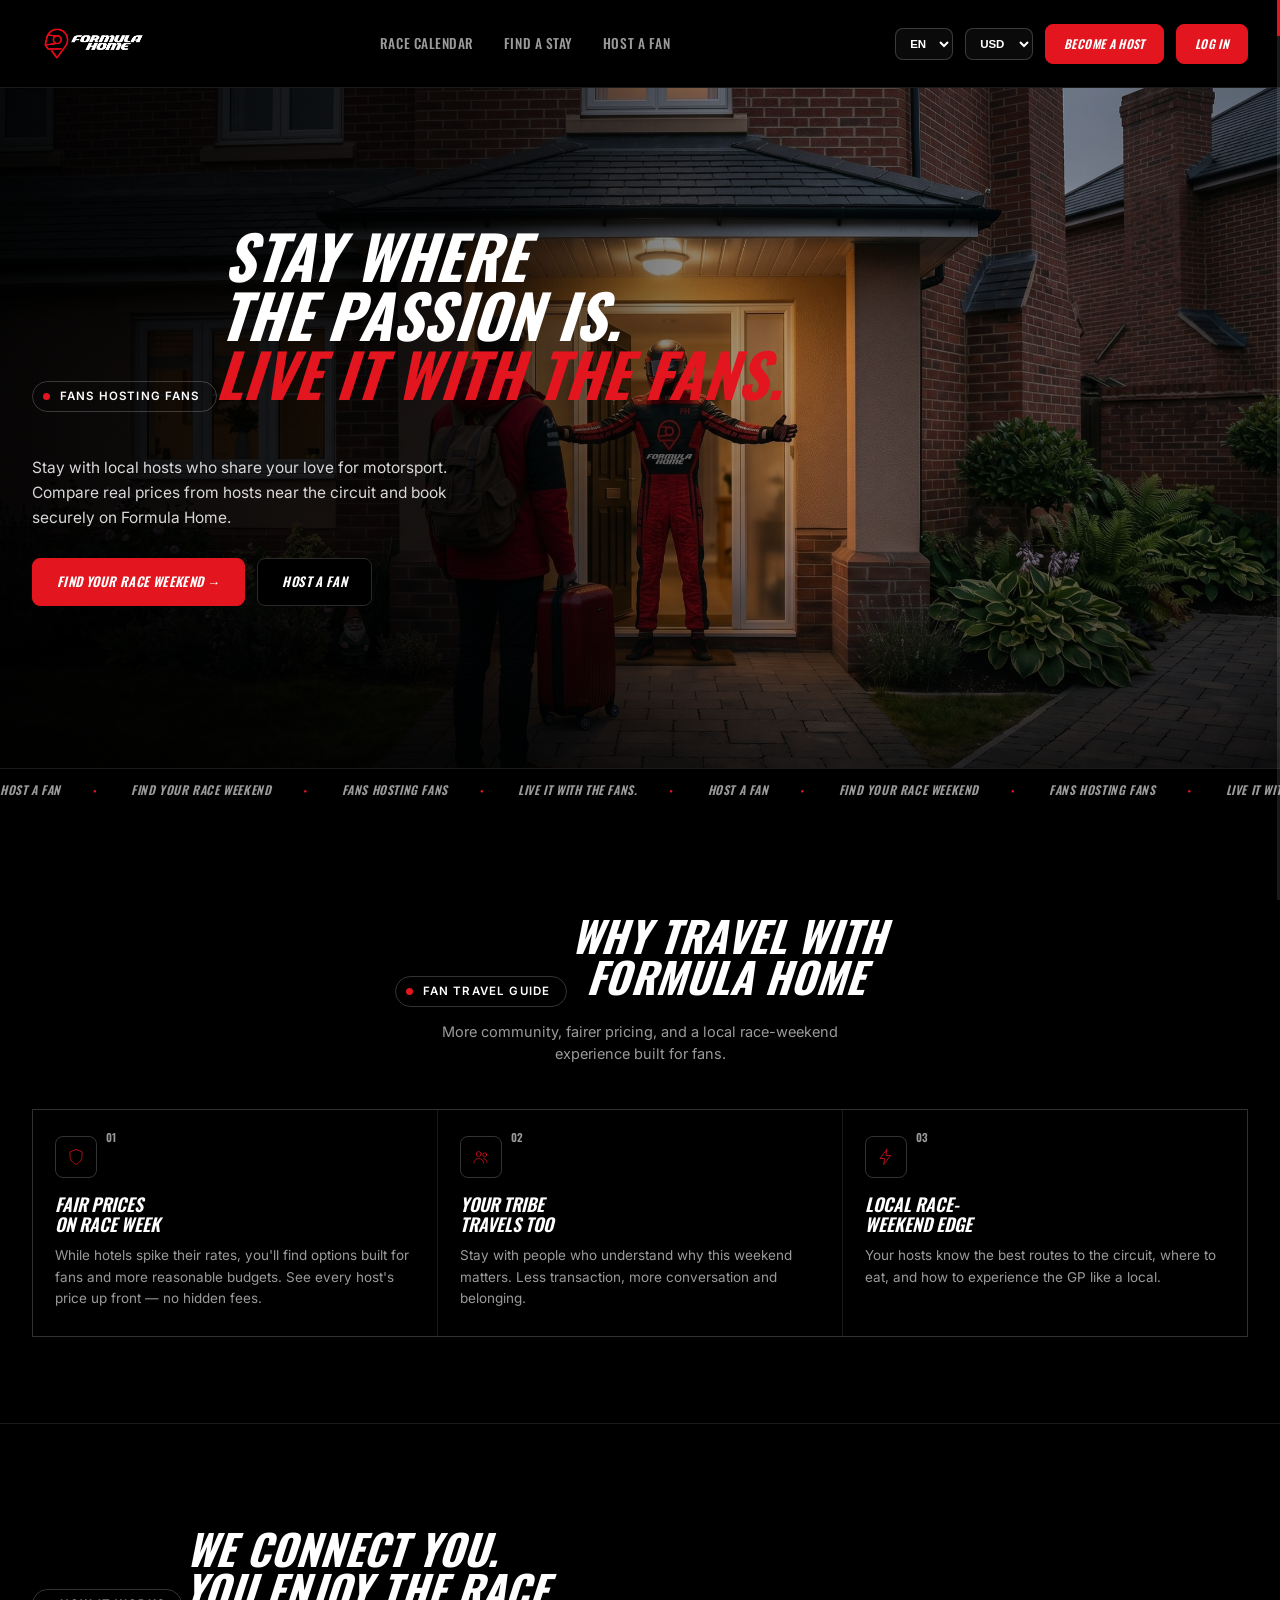
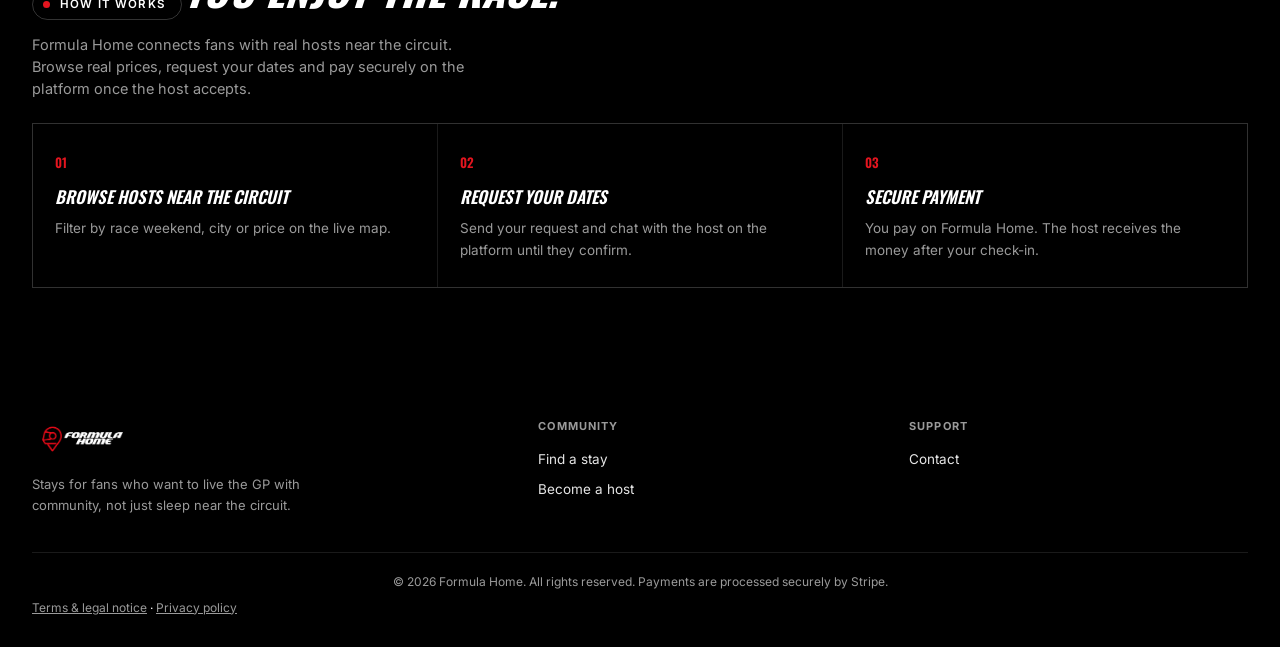
<file: index.html>
<!doctype html>
<html lang="es">
<head>
<meta charset="UTF-8" />
<meta name="viewport" content="width=device-width, initial-scale=1.0" />
<meta name="theme-color" content="#e20a16" />
<meta name="description" content="Formula Home conecta fans del motorsport con anfitriones y estadías para fines de semana de carrera." />
<title>Formula Home | Stay with motorsport fans</title>
<link rel="preconnect" href="https://fonts.googleapis.com">
<link rel="preconnect" href="https://fonts.gstatic.com" crossorigin>
<link href="https://fonts.googleapis.com/css2?family=Oswald:wght@400;500;600;700&family=Inter:wght@400;500;600;700&display=swap" rel="stylesheet">
<link rel="stylesheet" href="assets/style.css">
</head>
<body>

<div class="scroll-rail"><div class="fill" id="scroll-fill"></div></div>

<header class="nav">
  <div class="nav-top">
    <a href="index.html" class="logo"><img src="assets/logo.jpg" alt="Formula Home" /></a>
    <nav class="main-links">
      <a href="calendar.html" data-i18n="nav.calendar">Race calendar</a>
      <a href="search.html" data-i18n="nav.stay">Find a stay</a>
      <a href="host-register.html" data-i18n="nav.host">Host a fan</a>
    </nav>
    <div class="nav-right">
      <select class="lang-select" id="lang-select">
        <option value="en">EN</option>
        <option value="es">ES</option>
        <option value="pt">PT</option>
        <option value="fr">FR</option>
        <option value="de">DE</option>
        <option value="it">IT</option>
        <option value="ja">JA</option>
        <option value="zh">ZH</option>
      </select>
      <select class="currency-select" id="currency-select">
        <option value="USD">USD</option>
        <option value="EUR">EUR</option>
        <option value="GBP">GBP</option>
        <option value="ARS">ARS</option>
        <option value="BRL">BRL</option>
        <option value="MXN">MXN</option>
        <option value="JPY">JPY</option>
        <option value="CNY">CNY</option>
      </select>
      <a href="host-register.html" class="btn btn-small" data-i18n="nav.becomeHost">Become a host</a>
    </div>
    <button class="burger" id="burger" aria-label="Menu"><span></span><span></span><span></span></button>
  </div>
  <div class="mobile-menu" id="mobile-menu">
<div style="display:flex; gap:10px; margin:10px 0 4px;">
      <select class="lang-select" id="lang-select-mobile">
        <option value="en">EN</option>
        <option value="es">ES</option>
        <option value="pt">PT</option>
        <option value="fr">FR</option>
        <option value="de">DE</option>
        <option value="it">IT</option>
        <option value="ja">JA</option>
        <option value="zh">ZH</option>
      </select>
      <select class="currency-select" id="currency-select-mobile">
        <option value="USD">USD</option>
        <option value="EUR">EUR</option>
        <option value="GBP">GBP</option>
        <option value="ARS">ARS</option>
        <option value="BRL">BRL</option>
        <option value="MXN">MXN</option>
        <option value="JPY">JPY</option>
        <option value="CNY">CNY</option>
      </select>
    </div>
    <a href="calendar.html" data-i18n="nav.calendar">Race calendar</a>
    <a href="search.html" data-i18n="nav.stay">Find a stay</a>
    <a href="host-register.html" data-i18n="nav.host">Host a fan</a>
    <a href="host-register.html" class="btn" style="margin-top:8px;">Become a host</a>
  </div>
</header>

<main id="top">

  <section class="hero" style="padding:0; border-bottom:none;">
    <div class="hero-media">
      <img src="assets/hero.jpg" alt="Anfitrión con traje de motorsport recibiendo a un fan en la puerta de su casa" />
      <div class="hero-scrim"></div>
      <div class="hero-content">
        <div class="inner">
          <div class="eyebrow"><span class="dot"></span><span data-i18n="hero.eyebrow">Fans hosting fans</span></div>
          <h1 class="headline"><span data-i18n="hero.title1">Stay where</span><br/><span data-i18n="hero.title2">the passion is.</span><span class="accent" data-i18n="hero.title3">Live it with the fans.</span></h1>
          <p class="sub" data-i18n="hero.sub">Stay with local hosts who share your love for motorsport. Compare real prices from hosts near the circuit — then book directly with them, no fees, no middleman.</p>
          <div class="hero-actions">
            <a href="calendar.html" class="btn" data-i18n="hero.cta1">Find your race weekend →</a>
            <a href="host-register.html" class="btn btn-ghost" data-i18n="hero.cta2">Host a fan</a>
          </div>
          <div class="live-count" id="live-count"></div>
        </div>
      </div>
    </div>
    <div class="ticker-strip">
      <div class="ticker-track">
        <span data-i18n="hero.cta2">Host a fan</span><span data-i18n="ticker.findRace">Find your race weekend</span><span data-i18n="hero.eyebrow">Fans hosting fans</span><span data-i18n="hero.title3">Live it with the fans.</span>
        <span data-i18n="hero.cta2">Host a fan</span><span data-i18n="ticker.findRace">Find your race weekend</span><span data-i18n="hero.eyebrow">Fans hosting fans</span><span data-i18n="hero.title3">Live it with the fans.</span>
      </div>
    </div>
  </section>

  <section id="como-funciona">
    <div class="wrap">
      <div class="sec-head" style="text-align:center; margin:0 auto 44px; max-width:640px;">
        <div class="eyebrow" style="margin:0 auto;"><span class="dot"></span><span data-i18n="why.eyebrow">Fan travel guide</span></div>
        <h2 class="headline"><span data-i18n="why.title1">Why travel with</span><br/><span data-i18n="why.title2">Formula Home</span></h2>
        <p style="margin-left:auto; margin-right:auto;" data-i18n="why.sub">More community, fairer pricing, and a local race-weekend experience built for fans.</p>
      </div>
      <div class="why-grid">
        <div class="why-card">
          <div class="icon"><span class="num">01</span>
            <svg viewBox="0 0 24 24" fill="none" stroke-linecap="round" stroke-linejoin="round"><path d="M12 2l8 3v6c0 5-3.5 8.5-8 11-4.5-2.5-8-6-8-11V5l8-3z"/></svg>
          </div>
          <h3 data-i18n="why.card1.title">Fair prices<br/>on race week</h3>
          <p data-i18n="why.card1.body">While hotels spike their rates, you'll find options built for fans and more reasonable budgets. See every host's price up front — no hidden fees.</p>
        </div>
        <div class="why-card">
          <div class="icon"><span class="num">02</span>
            <svg viewBox="0 0 24 24" fill="none" stroke-linecap="round" stroke-linejoin="round"><circle cx="9" cy="8" r="3.2"/><path d="M2.5 20c0-3.5 2.9-6 6.5-6s6.5 2.5 6.5 6"/><circle cx="17" cy="9" r="2.6"/><path d="M15.5 14.3c2.7.4 4.5 2.4 4.5 5.2"/></svg>
          </div>
          <h3 data-i18n="why.card2.title">Your tribe<br/>travels too</h3>
          <p data-i18n="why.card2.body">Stay with people who understand why this weekend matters. Less transaction, more conversation and belonging.</p>
        </div>
        <div class="why-card">
          <div class="icon"><span class="num">03</span>
            <svg viewBox="0 0 24 24" fill="none" stroke-linecap="round" stroke-linejoin="round"><path d="M13 2 4 14h6l-1 8 9-12h-6l1-8z"/></svg>
          </div>
          <h3 data-i18n="why.card3.title">Local race-<br/>weekend edge</h3>
          <p data-i18n="why.card3.body">Your hosts know the best routes to the circuit, where to eat, and how to experience the GP like a local.</p>
        </div>
      </div>
    </div>
  </section>

  <section id="como-funciona-2" style="border-bottom:none;">
    <div class="wrap">
      <div class="sec-head" style="margin-bottom:24px;">
        <div class="eyebrow"><span class="dot"></span><span data-i18n="how.eyebrow">How it works</span></div>
        <h2 class="headline"><span data-i18n="how.title1">We connect you.</span><br/><span data-i18n="how.title2">You handle the rest.</span></h2>
        <p data-i18n="how.sub">Formula Home is a free directory — we show you real hosts and real prices. You contact and book directly with them, no platform fees.</p>
      </div>
      <div class="how-grid">
        <div class="how-card">
          <span class="step-num">01</span>
          <h4 data-i18n="how.card1.title">Browse hosts near the circuit</h4>
          <p data-i18n="how.card1.body">Filter by race weekend, city or price on the live map.</p>
        </div>
        <div class="how-card">
          <span class="step-num">02</span>
          <h4 data-i18n="how.card2.title">Contact the host directly</h4>
          <p data-i18n="how.card2.body">WhatsApp or email — you two arrange the details.</p>
        </div>
        <div class="how-card">
          <span class="step-num">03</span>
          <h4 data-i18n="how.card3.title">No fees, no middleman</h4>
          <p data-i18n="how.card3.body">You pay the host directly. Formula Home never touches your money.</p>
        </div>
      </div>
    </div>
  </section>

</main>

<footer>
  <div class="wrap">
    <div class="foot-top">
      <div class="foot-brand">
        <img src="assets/logo.jpg" alt="Formula Home" />
        <p data-i18n="foot.tagline">Stays for fans who want to live the GP with community, not just sleep near the circuit.</p>
      </div>
      <div class="foot-col">
        <h4 data-i18n="foot.community">Community</h4>
        <a href="search.html" data-i18n="nav.stay">Find a stay</a>
        <a href="host-register.html" data-i18n="foot.becomeHost">Become a host</a>
      </div>
      <div class="foot-col">
        <h4 data-i18n="foot.support">Support</h4>
        <a href="mailto:info@formula-home.com" data-i18n="foot.contact">Contact</a>
      </div>
    </div>
    <div class="foot-bottom" data-i18n="foot.copyright">© 2026 Formula Home. All rights reserved. A free host-and-fan directory — no bookings or payments processed on this site.</div>
  </div>
</footer>

<script src="assets/supabase.js"></script>
<script src="assets/i18n.js"></script>
<script src="assets/i18n-platform.js"></script>
<script src="assets/config.js"></script>
<script src="assets/app.js"></script>
<script>
  document.getElementById('burger').addEventListener('click', () => {
    document.getElementById('mobile-menu').classList.toggle('open');
  });

  // language + currency (desktop + mobile controls kept in sync)
  applyI18n();
  const langSelects = [document.getElementById('lang-select'), document.getElementById('lang-select-mobile')].filter(Boolean);
  const currencySelects = [document.getElementById('currency-select'), document.getElementById('currency-select-mobile')].filter(Boolean);
  langSelects.forEach(sel => { sel.value = getLang(); sel.addEventListener('change', () => {
    setLang(sel.value);
    langSelects.forEach(s => s.value = sel.value);
    if(typeof onLangChange === 'function') onLangChange();
  }); });
  currencySelects.forEach(sel => { sel.value = getDisplayCurrency(); sel.addEventListener('change', () => {
    setDisplayCurrency(sel.value);
    currencySelects.forEach(s => s.value = sel.value);
    if(typeof onCurrencyChange === 'function') onCurrencyChange();
  }); });

  const fill = document.getElementById('scroll-fill');
  window.addEventListener('scroll', () => {
    const h = document.documentElement;
    const pct = (h.scrollTop) / (h.scrollHeight - h.clientHeight) * 100;
    fill.style.height = Math.max(4, pct) + '%';
  });

  const revealEls = document.querySelectorAll('section');
  revealEls.forEach(el => el.classList.add('reveal'));
  const io = new IntersectionObserver((entries) => {
    entries.forEach(entry => { if(entry.isIntersecting){ entry.target.classList.add('in'); } });
  }, { threshold: 0.08 });
  revealEls.forEach(el => io.observe(el));

  // live host count
  let liveHostCount = null;
  function renderLiveCount(){
    if(liveHostCount === null) return;
    document.getElementById('live-count').innerHTML =
      `<span class="dot-live"></span> ${liveHostCount} ${t('hero.liveCountSuffix')}`;
  }
  function onLangChange(){ renderLiveCount(); }
  FH.initNav();
  (async () => {
    try{
      const { count, error } = await supabaseClient
        .from('hosts')
        .select('id', { count: 'exact', head: true })
        .eq('status', 'approved')
        .eq('is_demo', false);
      if(!error && count !== null){
        liveHostCount = count;
        renderLiveCount();
      }
    }catch(e){}
  })();
</script>

</body>
</html>
</file>
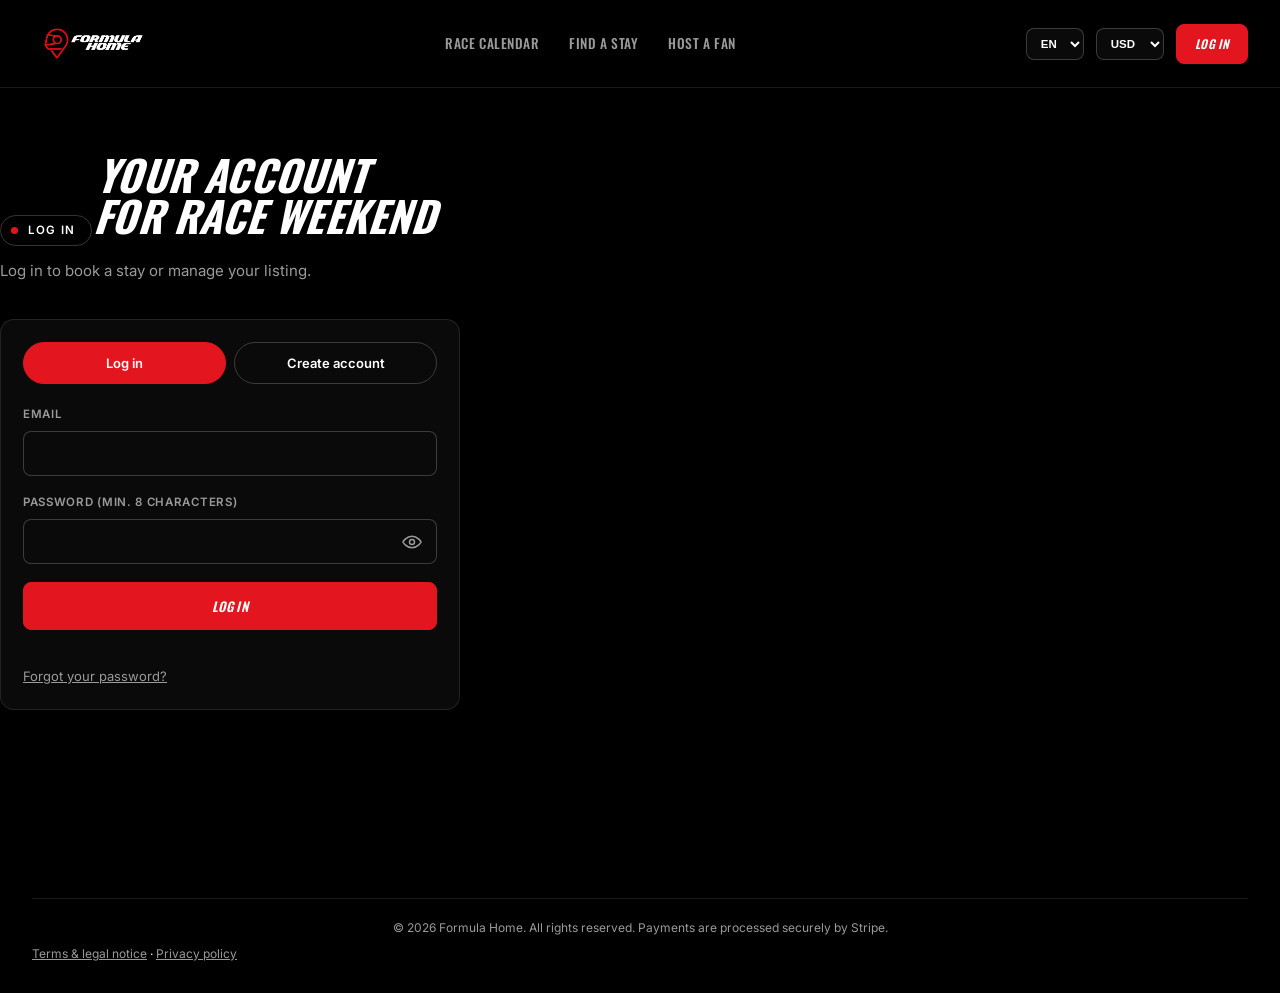
<file: account.html>
<!doctype html>
<html lang="es">
<head>
<meta charset="UTF-8" />
<meta name="viewport" content="width=device-width, initial-scale=1.0" />
<meta name="theme-color" content="#e20a16" />
<title>My account | Formula Home</title>
<link rel="preconnect" href="https://fonts.googleapis.com">
<link rel="preconnect" href="https://fonts.gstatic.com" crossorigin>
<link href="https://fonts.googleapis.com/css2?family=Oswald:wght@400;500;600;700&family=Inter:wght@400;500;600;700&display=swap" rel="stylesheet">
<link rel="stylesheet" href="assets/style.css">
</head>
<body>

<header class="nav">
  <div class="nav-top">
    <a href="index.html" class="logo"><img src="assets/logo.jpg" alt="Formula Home" /></a>
    <nav class="main-links">
      <a href="calendar.html" data-i18n="nav.calendar">Race calendar</a>
      <a href="search.html" data-i18n="nav.stay">Find a stay</a>
      <a href="host-register.html" data-i18n="nav.host">Host a fan</a>
    </nav>
    <div class="nav-right">
      <select class="lang-select" id="lang-select">
        <option value="en">EN</option>
        <option value="es">ES</option>
        <option value="pt">PT</option>
        <option value="fr">FR</option>
        <option value="de">DE</option>
        <option value="it">IT</option>
        <option value="ja">JA</option>
        <option value="zh">ZH</option>
      </select>
      <select class="currency-select" id="currency-select">
        <option value="USD">USD</option>
        <option value="EUR">EUR</option>
        <option value="GBP">GBP</option>
        <option value="ARS">ARS</option>
        <option value="BRL">BRL</option>
        <option value="MXN">MXN</option>
        <option value="JPY">JPY</option>
        <option value="CNY">CNY</option>
      </select>
    </div>
    <button class="burger" id="burger" aria-label="Menu"><span></span><span></span><span></span></button>
  </div>
  <div class="mobile-menu" id="mobile-menu">
<div style="display:flex; gap:10px; margin:10px 0 4px;">
      <select class="lang-select" id="lang-select-mobile">
        <option value="en">EN</option>
        <option value="es">ES</option>
        <option value="pt">PT</option>
        <option value="fr">FR</option>
        <option value="de">DE</option>
        <option value="it">IT</option>
        <option value="ja">JA</option>
        <option value="zh">ZH</option>
      </select>
      <select class="currency-select" id="currency-select-mobile">
        <option value="USD">USD</option>
        <option value="EUR">EUR</option>
        <option value="GBP">GBP</option>
        <option value="ARS">ARS</option>
        <option value="BRL">BRL</option>
        <option value="MXN">MXN</option>
        <option value="JPY">JPY</option>
        <option value="CNY">CNY</option>
      </select>
    </div>
    <a href="calendar.html" data-i18n="nav.calendar">Race calendar</a>
    <a href="search.html" data-i18n="nav.stay">Find a stay</a>
    <a href="host-register.html" data-i18n="nav.host">Host a fan</a>
  </div>
</header>

<main class="wrap form-page">

  <div class="form-head">
    <div class="eyebrow"><span class="dot"></span><span data-i18n="p.acc.title">My account</span></div>
    <h1 class="headline" style="font-size:clamp(28px,4vw,42px); margin-top:18px;" data-i18n="p.acc.title">My account</h1>
  </div>
  <div class="panel">
    <h3 data-i18n="p.acc.profile">Profile</h3>
    <form id="profile-form" novalidate>
      <div class="field-group"><label data-i18n="p.acc.verifyEmail">Email</label><input type="text" id="acc-email" disabled /></div>
      <div class="field-row">
        <div class="field-group"><label data-i18n="p.acc.name">Full name</label><input type="text" name="full_name" maxlength="80" /></div>
        <div class="field-group"><label data-i18n="p.acc.phone">Phone</label><input type="tel" name="phone" maxlength="30" /></div>
      </div>
      <div class="btn-row">
        <button class="btn btn-small" type="submit" data-i18n="p.acc.save">Save changes</button>
        <a class="btn btn-ghost btn-small" href="host-dashboard.html" data-i18n="p.acc.toHostPanel">Go to host panel</a>
        <button class="btn btn-ghost btn-small" type="button" id="logout-btn" data-i18n="p.acc.logout">Log out</button>
      </div>
      <div class="status-msg" id="profile-msg" role="status"></div>
    </form>
  </div>
  <div class="panel" id="trips-panel">
    <h3 data-i18n="p.acc.trips">My trips</h3>
    <div id="trips"></div>
  </div>

</main>

<footer>
  <div class="wrap">
    <div class="foot-bottom" data-i18n="foot.copyright">© 2026 Formula Home. All rights reserved.</div>
  </div>
</footer>

<script src="assets/supabase.js"></script>
<script src="assets/i18n.js"></script>
<script src="assets/i18n-platform.js"></script>
<script src="assets/config.js"></script>
<script src="assets/races.js"></script>
<script src="assets/app.js"></script>
<script>

FH.wire();
const sb = FH.sb;
let ME = null, TRIPS = [], REVIEWED = new Set();

window.onLangChange = () => { renderTrips(); };

(async () => {
  ME = await FH.requireAuth(); if(!ME) return;
  document.getElementById('acc-email').value = ME.email || '';
  const p = await FH.profile();
  const f = document.getElementById('profile-form');
  f.full_name.value = (p && p.full_name) || ''; f.phone.value = (p && p.phone) || '';
  f.addEventListener('submit', async (e) => {
    e.preventDefault();
    const { error } = await sb.from('profiles').update({ full_name: f.full_name.value.trim(), phone: f.phone.value.trim() || null }).eq('id', ME.id);
    FH.toast(document.getElementById('profile-msg'), error ? FH.errText(error) : t('p.acc.saved'), !error);
  });
  document.getElementById('logout-btn').addEventListener('click', async () => { await sb.auth.signOut(); location.href = 'index.html'; });
  // back from Stripe Checkout
  const qs = new URLSearchParams(location.search);
  const paidId = qs.get('paid');
  if(paidId){
    const r = await FH.pay('confirm', { booking_id: paidId });
    history.replaceState(null, '', 'account.html#trips');
    await loadTrips();
    const item = document.querySelector('#trips .item[data-id="' + paidId + '"] .status-msg');
    FH.toast(item, r.data && r.data.paid ? t('pay.confirmed') : t('pay.notYet'), !!(r.data && r.data.paid));
  } else {
    await loadTrips();
  }
  if(location.hash === '#trips') document.getElementById('trips-panel').scrollIntoView();
})();

async function loadTrips(){
  const { data, error } = await sb.from('bookings')
    .select('id, host_id, check_in, check_out, nights, guests, message, total, amount_due, currency, status, payment_status, pay_by, created_at, hosts(title, city, country, circuit, name)')
    .eq('guest_id', ME.id).order('check_in', { ascending: false });
  const box = document.getElementById('trips');
  if(error){ box.textContent = FH.errText(error); return; }
  TRIPS = data || [];
  const r = await sb.from('reviews').select('booking_id').eq('guest_id', ME.id);
  REVIEWED = new Set((r.data || []).map(x => x.booking_id));
  renderTrips();
}

function renderTrips(){
  const box = document.getElementById('trips'); if(!box || !ME) return;
  if(!TRIPS.length){
    box.innerHTML = '<p class="muted">' + FH.esc(t('p.acc.noTrips')) + '</p><div class="btn-row"><a class="btn btn-small" href="search.html">' + FH.esc(t('p.acc.findStay')) + '</a></div>';
    return;
  }
  const today = FH.today();
  box.innerHTML = TRIPS.map(b => {
    const h = b.hosts;
    const title = h ? (h.title || (h.city + (h.circuit ? ' · ' + h.circuit : ''))) : t('p.acc.unavailableListing');
    const canCancel = (b.status === 'requested' || b.status === 'accepted') && b.check_in >= today;
    const canReview = b.status === 'accepted' && b.check_out <= today && !REVIEWED.has(b.id);
    const canChat = (b.status === 'requested' || b.status === 'accepted');
    const paid = b.payment_status === 'paid';
    const canPay = b.status === 'accepted' && !paid && (!b.pay_by || new Date(b.pay_by) > new Date());
    const payInfo = b.status !== 'accepted' ? '' :
      (paid ? '<div class="sub" style="margin-top:8px">' + FH.esc(t('pay.paidNote')) + '</div>'
            : '<div class="sub" style="margin-top:8px">' + FH.esc(t('pay.payBy', { d: b.pay_by ? new Date(b.pay_by).toLocaleString() : '' })) + '</div>' + FH.testBanner());
    return '<div class="item" data-id="' + b.id + '">' +
      '<div class="item-top"><div>' +
        '<h4>' + (h ? '<a href="listing.html?id=' + b.host_id + '" style="text-decoration:underline">' + FH.esc(title) + '</a>' : FH.esc(title)) + '</h4>' +
        '<div class="sub">' + FH.esc(FH.fmtD(b.check_in)) + ' → ' + FH.esc(FH.fmtD(b.check_out)) + ' · ' + b.nights + ' ' + FH.esc(t('p.acc.nights')) + ' · ' + b.guests + ' ' + FH.esc(t('p.acc.guests')) + '</div>' +
        '<div class="sub">' + FH.esc(t('p.acc.total')) + ': <b>' + FH.esc(FH.money(b.amount_due || b.total, b.currency)) + '</b></div>' +
      '</div><div class="badges">' + FH.badge(b.status) + (b.status === 'accepted' || b.payment_status === 'refunded' ? FH.payBadge(b.payment_status) : '') + '</div></div>' +
      (b.message ? '<div class="msg">' + FH.esc(b.message) + '</div>' : '') +
      payInfo +
      '<div class="contact-box" hidden></div>' +
      '<div class="btn-row">' +
        (canPay ? '<button class="btn btn-small" data-act="pay">' + FH.esc(t('pay.payNow')) + '</button>' : '') +
        (b.status === 'accepted' && paid ? '<button class="btn btn-ghost btn-small" data-act="contact">' + FH.esc(t('p.acc.contact')) + '</button>' : '') +
        (canChat ? '<button class="btn btn-ghost btn-small" data-act="msgs">' + FH.esc(t('p.acc.messages')) + '</button>' : '') +
        (canReview ? '<button class="btn btn-ghost btn-small" data-act="review">' + FH.esc(t('p.acc.review')) + '</button>' : '') +
        (canCancel ? '<button class="btn btn-danger btn-small" data-act="cancel">' + FH.esc(t('p.acc.cancel')) + '</button>' : '') +
      '</div>' +
      '<div class="thread-box" hidden></div><div class="review-box" hidden></div><div class="status-msg"></div></div>';
  }).join('');
}

document.getElementById('trips').addEventListener('click', async (e) => {
  const b = e.target.closest('button[data-act]'); if(!b) return;
  const item = b.closest('.item'), id = item.dataset.id, st = item.querySelector('.status-msg'), act = b.dataset.act;
  if(act === 'pay'){
    b.disabled = true; FH.toast(st, t('pay.redirecting'), true);
    const r = await FH.pay('checkout', { booking_id: id });
    if(r.error || !r.data || !r.data.url){ b.disabled = false; FH.toast(st, FH.errText(r.error || 'error'), false); return; }
    location.href = r.data.url;
  } else if(act === 'cancel'){
    if(!confirm(t('p.acc.cancelConfirm'))) return;
    const { error } = await sb.rpc('cancel_booking', { p_booking: id });
    if(error){ FH.toast(st, FH.errText(error), false); return; }
    await loadTrips();
  } else if(act === 'contact'){
    const box = item.querySelector('.contact-box');
    if(!box.hidden){ box.hidden = true; return; }
    const { data, error } = await sb.rpc('booking_contact', { p_booking: id });
    if(error){ FH.toast(st, FH.errText(error), false); return; }
    box.innerHTML = FH.contactHtml(data); box.hidden = false;
  } else if(act === 'msgs'){
    const box = item.querySelector('.thread-box');
    if(!box.hidden){ box.hidden = true; box.innerHTML = ''; return; }
    box.hidden = false; FH.thread(box, id, true);
  } else if(act === 'review'){
    const box = item.querySelector('.review-box');
    if(!box.hidden){ box.hidden = true; return; }
    box.hidden = false; let rating = 0;
    box.innerHTML = '<div class="field-group"><label>' + FH.esc(t('p.acc.rating')) + '</label><div class="stars">' + [1,2,3,4,5].map(n => '<button type="button" data-n="' + n + '" aria-label="' + n + '">★</button>').join('') + '</div></div>' +
      '<div class="field-group"><textarea rows="3" maxlength="1000" placeholder="' + FH.esc(t('p.acc.reviewPh')) + '"></textarea></div>' +
      '<button class="btn btn-small" type="button" data-send>' + FH.esc(t('p.acc.sendReview')) + '</button>';
    const stars = box.querySelectorAll('.stars button');
    stars.forEach(s => s.addEventListener('click', () => { rating = +s.dataset.n; stars.forEach(x => x.classList.toggle('on', +x.dataset.n <= rating)); }));
    box.querySelector('[data-send]').addEventListener('click', async () => {
      const { error } = await sb.rpc('submit_review', { p_booking: id, p_rating: rating || null, p_comment: box.querySelector('textarea').value });
      if(error){ FH.toast(st, FH.errText(error), false); return; }
      REVIEWED.add(id); await loadTrips();
    });
  }
});

</script>
</body>
</html>
</file>
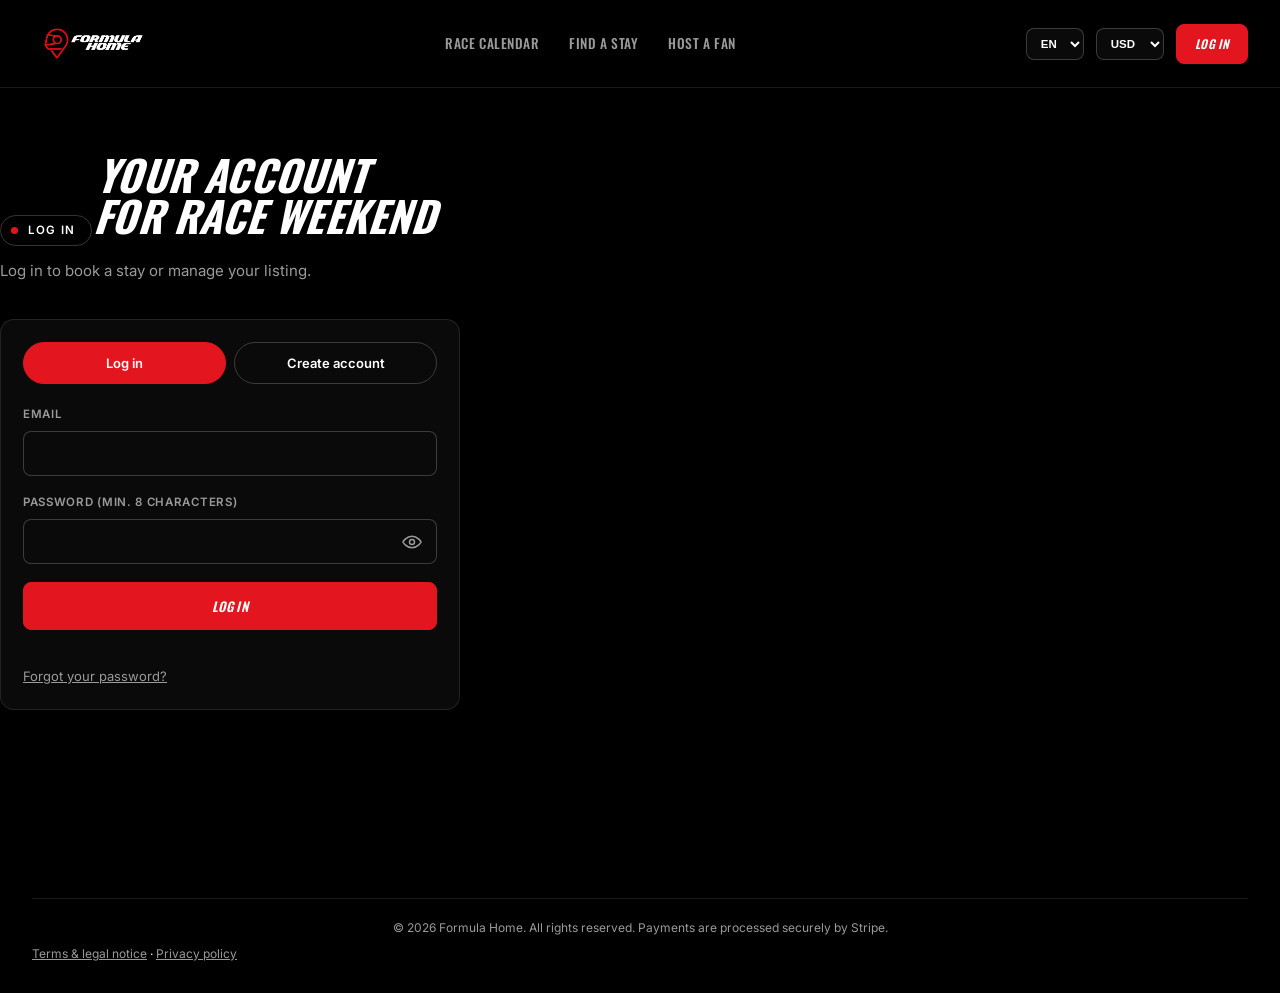
<file: admin.html>
<!doctype html>
<html lang="es">
<head>
<meta charset="UTF-8" />
<meta name="viewport" content="width=device-width, initial-scale=1.0" />
<meta name="theme-color" content="#e20a16" />
<title>Admin | Formula Home</title>
<link rel="preconnect" href="https://fonts.googleapis.com">
<link rel="preconnect" href="https://fonts.gstatic.com" crossorigin>
<link href="https://fonts.googleapis.com/css2?family=Oswald:wght@400;500;600;700&family=Inter:wght@400;500;600;700&display=swap" rel="stylesheet">
<link rel="stylesheet" href="assets/style.css">
</head>
<body>

<header class="nav">
  <div class="nav-top">
    <a href="index.html" class="logo"><img src="assets/logo.jpg" alt="Formula Home" /></a>
    <nav class="main-links">
      <a href="calendar.html" data-i18n="nav.calendar">Race calendar</a>
      <a href="search.html" data-i18n="nav.stay">Find a stay</a>
      <a href="host-register.html" data-i18n="nav.host">Host a fan</a>
    </nav>
    <div class="nav-right">
      <select class="lang-select" id="lang-select">
        <option value="en">EN</option>
        <option value="es">ES</option>
        <option value="pt">PT</option>
        <option value="fr">FR</option>
        <option value="de">DE</option>
        <option value="it">IT</option>
        <option value="ja">JA</option>
        <option value="zh">ZH</option>
      </select>
      <select class="currency-select" id="currency-select">
        <option value="USD">USD</option>
        <option value="EUR">EUR</option>
        <option value="GBP">GBP</option>
        <option value="ARS">ARS</option>
        <option value="BRL">BRL</option>
        <option value="MXN">MXN</option>
        <option value="JPY">JPY</option>
        <option value="CNY">CNY</option>
      </select>
    </div>
    <button class="burger" id="burger" aria-label="Menu"><span></span><span></span><span></span></button>
  </div>
  <div class="mobile-menu" id="mobile-menu">
<div style="display:flex; gap:10px; margin:10px 0 4px;">
      <select class="lang-select" id="lang-select-mobile">
        <option value="en">EN</option>
        <option value="es">ES</option>
        <option value="pt">PT</option>
        <option value="fr">FR</option>
        <option value="de">DE</option>
        <option value="it">IT</option>
        <option value="ja">JA</option>
        <option value="zh">ZH</option>
      </select>
      <select class="currency-select" id="currency-select-mobile">
        <option value="USD">USD</option>
        <option value="EUR">EUR</option>
        <option value="GBP">GBP</option>
        <option value="ARS">ARS</option>
        <option value="BRL">BRL</option>
        <option value="MXN">MXN</option>
        <option value="JPY">JPY</option>
        <option value="CNY">CNY</option>
      </select>
    </div>
    <a href="calendar.html" data-i18n="nav.calendar">Race calendar</a>
    <a href="search.html" data-i18n="nav.stay">Find a stay</a>
    <a href="host-register.html" data-i18n="nav.host">Host a fan</a>
  </div>
</header>

<main class="wrap form-page">

  <div class="form-head">
    <div class="eyebrow"><span class="dot"></span><span data-i18n="p.ad.title">Admin</span></div>
    <h1 class="headline" style="font-size:clamp(28px,4vw,42px); margin-top:18px;" data-i18n="p.ad.title">Admin</h1>
  </div>
  <div id="ad-root"></div>

</main>

<footer>
  <div class="wrap">
    <div class="foot-bottom" data-i18n="foot.copyright">© 2026 Formula Home. All rights reserved.</div>
  </div>
</footer>

<script src="assets/supabase.js"></script>
<script src="assets/i18n.js"></script>
<script src="assets/i18n-platform.js"></script>
<script src="assets/config.js"></script>
<script src="assets/races.js"></script>
<script src="assets/app.js"></script>
<script>

FH.wire();
const sb = FH.sb;
let STATUS = 'pending';
window.onLangChange = () => { if(document.getElementById('ad-list')) load(); };
(async () => {
  const u = await FH.requireAuth(); if(!u) return;
  const p = await FH.profile();
  const root = document.getElementById('ad-root');
  if(!p || !p.is_admin){ root.innerHTML = '<p class="muted">' + FH.esc(t('p.ad.denied')) + '</p>'; return; }
  root.innerHTML = '<div class="stat-row" id="stats"></div><div class="tabs" id="ad-tabs" style="flex-wrap:wrap">' +
    ['pending', 'approved', 'rejected', 'paused'].map(s => '<button class="tab' + (s === STATUS ? ' active' : '') + '" data-s="' + s + '">' + FH.esc(t('st.' + s)) + '</button>').join('') +
    '</div><div id="ad-list"></div>';
  document.getElementById('ad-tabs').addEventListener('click', (e) => {
    const b = e.target.closest('.tab'); if(!b) return;
    STATUS = b.dataset.s; document.querySelectorAll('#ad-tabs .tab').forEach(x => x.classList.toggle('active', x === b)); load();
  });
  document.getElementById('ad-list').addEventListener('click', async (e) => {
    const b = e.target.closest('button[data-act]'); if(!b) return;
    const { error } = await sb.from('hosts').update({ status: b.dataset.act }).eq('id', b.dataset.id);
    if(error){ alert(FH.errText(error)); return; }
    load(); stats();
  });
  stats(); load();
})();
async function stats(){
  const { data } = await sb.rpc('admin_stats');
  if(!data) return;
  const sum = o => Object.values(o || {}).reduce((a, b) => a + b, 0);
  const box = document.getElementById('stats');
  box.innerHTML = '<div class="stat"><b>' + data.users + '</b><span>' + FH.esc(t('p.ad.users')) + '</span></div>' +
    '<div class="stat"><b>' + sum(data.listings) + '</b><span>' + FH.esc(t('p.ad.listings')) + ' (' + ((data.listings || {}).pending || 0) + ' ' + FH.esc(t('st.pending')) + ')</span></div>' +
    '<div class="stat"><b>' + sum(data.bookings) + '</b><span>' + FH.esc(t('p.ad.bookings')) + '</span></div>';
}
async function load(){
  const { data, error } = await sb.rpc('admin_listings', { p_status: STATUS });
  const box = document.getElementById('ad-list');
  if(error){ box.textContent = FH.errText(error); return; }
  if(!data || !data.length){ box.innerHTML = '<p class="muted">' + FH.esc(t('p.ad.none')) + '</p>'; return; }
  box.innerHTML = data.map(h => '<div class="item"><div class="item-top"><div><h4>' + FH.esc(h.title || h.name) + '</h4>' +
    '<div class="sub">' + FH.esc(h.city) + (h.country ? ', ' + FH.esc(h.country) : '') + ' · ' + FH.esc(h.circuit) + '</div>' +
    '<div class="sub">' + FH.esc(FH.money(h.price_per_night || 0, h.currency)) + ' · ' + FH.esc(t('p.ad.owner')) + ': ' + FH.esc(h.owner_email || t('p.ad.legacy')) + '</div></div>' + FH.badge(h.status) + '</div>' +
    (h.description ? '<div class="msg">' + FH.esc(h.description.slice(0, 300)) + '</div>' : '') +
    ((h.photo_urls || []).length ? '<div class="thumb-row">' + h.photo_urls.map(u => '<div class="thumb"><img src="' + FH.esc(u) + '" alt=""></div>').join('') + '</div>' : '') +
    '<div class="btn-row">' +
      (h.status !== 'approved' ? '<button class="btn btn-small" data-act="approved" data-id="' + h.id + '">' + FH.esc(t('p.ad.approve')) + '</button>' : '') +
      (h.status !== 'rejected' ? '<button class="btn btn-danger btn-small" data-act="rejected" data-id="' + h.id + '">' + FH.esc(t('p.ad.reject')) + '</button>' : '') +
      '<a class="btn btn-ghost btn-small" href="listing.html?id=' + h.id + '">' + FH.esc(t('p.hp.view')) + '</a>' +
    '</div></div>').join('');
}

</script>
</body>
</html>
</file>
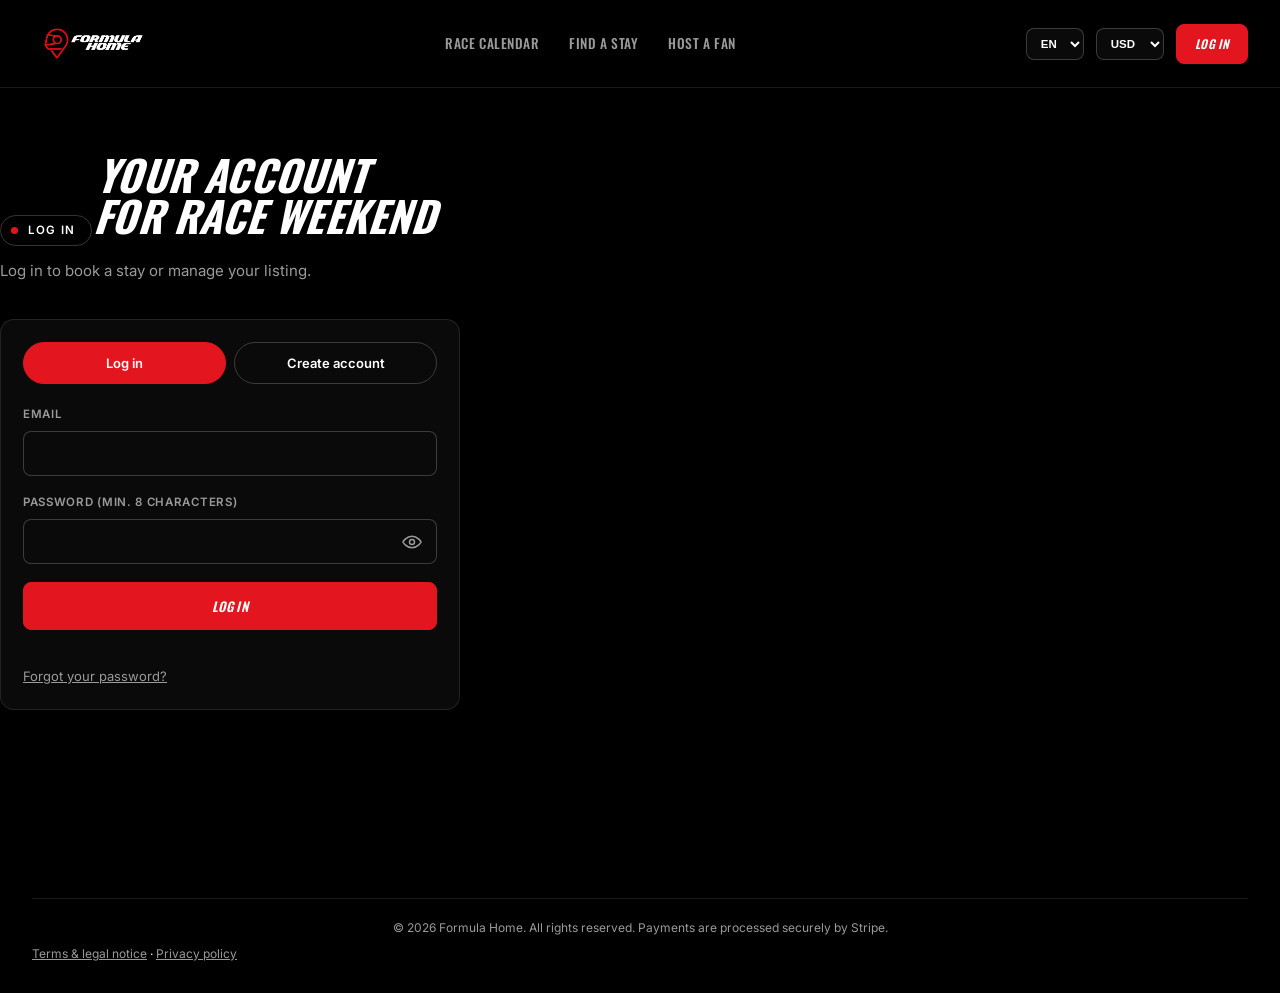
<file: auth.html>
<!doctype html>
<html lang="es">
<head>
<meta charset="UTF-8" />
<meta name="viewport" content="width=device-width, initial-scale=1.0" />
<meta name="theme-color" content="#e20a16" />
<title>Log in | Formula Home</title>
<link rel="preconnect" href="https://fonts.googleapis.com">
<link rel="preconnect" href="https://fonts.gstatic.com" crossorigin>
<link href="https://fonts.googleapis.com/css2?family=Oswald:wght@400;500;600;700&family=Inter:wght@400;500;600;700&display=swap" rel="stylesheet">
<link rel="stylesheet" href="assets/style.css">
</head>
<body>

<header class="nav">
  <div class="nav-top">
    <a href="index.html" class="logo"><img src="assets/logo.jpg" alt="Formula Home" /></a>
    <nav class="main-links">
      <a href="calendar.html" data-i18n="nav.calendar">Race calendar</a>
      <a href="search.html" data-i18n="nav.stay">Find a stay</a>
      <a href="host-register.html" data-i18n="nav.host">Host a fan</a>
    </nav>
    <div class="nav-right">
      <select class="lang-select" id="lang-select">
        <option value="en">EN</option>
        <option value="es">ES</option>
        <option value="pt">PT</option>
        <option value="fr">FR</option>
        <option value="de">DE</option>
        <option value="it">IT</option>
        <option value="ja">JA</option>
        <option value="zh">ZH</option>
      </select>
      <select class="currency-select" id="currency-select">
        <option value="USD">USD</option>
        <option value="EUR">EUR</option>
        <option value="GBP">GBP</option>
        <option value="ARS">ARS</option>
        <option value="BRL">BRL</option>
        <option value="MXN">MXN</option>
        <option value="JPY">JPY</option>
        <option value="CNY">CNY</option>
      </select>
    </div>
    <button class="burger" id="burger" aria-label="Menu"><span></span><span></span><span></span></button>
  </div>
  <div class="mobile-menu" id="mobile-menu">
<div style="display:flex; gap:10px; margin:10px 0 4px;">
      <select class="lang-select" id="lang-select-mobile">
        <option value="en">EN</option>
        <option value="es">ES</option>
        <option value="pt">PT</option>
        <option value="fr">FR</option>
        <option value="de">DE</option>
        <option value="it">IT</option>
        <option value="ja">JA</option>
        <option value="zh">ZH</option>
      </select>
      <select class="currency-select" id="currency-select-mobile">
        <option value="USD">USD</option>
        <option value="EUR">EUR</option>
        <option value="GBP">GBP</option>
        <option value="ARS">ARS</option>
        <option value="BRL">BRL</option>
        <option value="MXN">MXN</option>
        <option value="JPY">JPY</option>
        <option value="CNY">CNY</option>
      </select>
    </div>
    <a href="calendar.html" data-i18n="nav.calendar">Race calendar</a>
    <a href="search.html" data-i18n="nav.stay">Find a stay</a>
    <a href="host-register.html" data-i18n="nav.host">Host a fan</a>
  </div>
</header>

<main class="wrap form-page">

  <div class="form-head">
    <div class="eyebrow"><span class="dot"></span><span data-i18n="p.login">Log in</span></div>
    <h1 class="headline" style="font-size:clamp(28px,4vw,42px); margin-top:18px;"><span data-i18n="p.auth.title1">Your account</span><br/><span data-i18n="p.auth.title2">for race weekend</span></h1>
    <p data-i18n="p.auth.sub">Log in to book a stay or manage your listing.</p>
  </div>
  <div class="panel auth-card">
    <div class="tabs" id="tabs">
      <button type="button" class="tab active" data-tab="login" data-i18n="p.auth.tabLogin">Log in</button>
      <button type="button" class="tab" data-tab="signup" data-i18n="p.auth.tabSignup">Create account</button>
    </div>
    <form id="auth-form" novalidate>
      <div class="field-group" id="name-group" hidden>
        <label data-i18n="p.auth.name">Full name</label>
        <input type="text" name="name" autocomplete="name" maxlength="80" />
      </div>
      <div class="field-group">
        <label data-i18n="p.auth.email">Email</label>
        <input type="email" name="email" autocomplete="email" required />
      </div>
      <div class="field-group">
        <label data-i18n="p.auth.password">Password</label>
        <input type="password" name="password" minlength="8" autocomplete="current-password" required />
      </div>
      <button type="submit" class="btn" id="auth-btn" style="width:100%; justify-content:center;"></button>
      <div class="status-msg" id="auth-msg" role="status"></div>
      <button type="button" class="link-btn" id="forgot-btn" data-i18n="p.auth.forgot">Forgot your password?</button>
    </form>
    <form id="reset-form" hidden novalidate>
      <div class="field-group">
        <label data-i18n="p.auth.newPassword">New password</label>
        <input type="password" name="newpw" minlength="8" autocomplete="new-password" required />
      </div>
      <button type="submit" class="btn" style="width:100%; justify-content:center;" data-i18n="p.auth.setPassword">Save new password</button>
      <div class="status-msg" id="reset-msg" role="status"></div>
    </form>
  </div>

</main>

<footer>
  <div class="wrap">
    <div class="foot-bottom" data-i18n="foot.copyright">© 2026 Formula Home. All rights reserved.</div>
  </div>
</footer>

<script src="assets/supabase.js"></script>
<script src="assets/i18n.js"></script>
<script src="assets/i18n-platform.js"></script>
<script src="assets/config.js"></script>
<script src="assets/races.js"></script>
<script src="assets/app.js"></script>
<script>

FH.wire();
const sb = FH.sb;
const params = new URLSearchParams(location.search);
const NEXT = FH.safeNext(params.get('next'));
const isRecovery = location.hash.indexOf('type=recovery') >= 0;
let mode = params.get('mode') === 'signup' ? 'signup' : 'login';
const form = document.getElementById('auth-form');
const msg = document.getElementById('auth-msg');
const btn = document.getElementById('auth-btn');

function setMode(m){
  mode = m;
  document.querySelectorAll('.tab').forEach(x => x.classList.toggle('active', x.dataset.tab === m));
  document.getElementById('name-group').hidden = (m !== 'signup');
  form.password.autocomplete = (m === 'signup') ? 'new-password' : 'current-password';
  document.getElementById('forgot-btn').hidden = (m === 'signup');
  btn.textContent = t(m === 'signup' ? 'p.auth.signupBtn' : 'p.auth.loginBtn');
  msg.textContent = ''; msg.className = 'status-msg';
}
window.onLangChange = () => setMode(mode);
document.querySelectorAll('.tab').forEach(x => x.addEventListener('click', () => setMode(x.dataset.tab)));
setMode(mode);

(async () => {
  const u = await FH.user();
  if(u && !isRecovery) location.href = NEXT;
})();
sb.auth.onAuthStateChange((evt) => {
  if(evt === 'PASSWORD_RECOVERY'){
    form.hidden = true; document.getElementById('tabs').hidden = true;
    document.getElementById('reset-form').hidden = false;
  }
});

form.addEventListener('submit', async (e) => {
  e.preventDefault();
  const email = form.email.value.trim(), password = form.password.value, name = form.name.value.trim();
  if(!email || !password){ FH.toast(msg, t('err.invalid_login'), false); return; }
  if(mode === 'signup' && (!name || password.length < 8)){ FH.toast(msg, !name ? t('p.auth.name') + ' *' : t('err.weak_password'), false); return; }
  btn.disabled = true; FH.toast(msg, t('p.auth.working'), true);
  try {
    if(mode === 'login'){
      const { error } = await sb.auth.signInWithPassword({ email, password });
      if(error) throw error;
      location.href = NEXT;
    } else {
      const { data, error } = await sb.auth.signUp({ email, password, options: { data: { full_name: name }, emailRedirectTo: location.origin + '/auth.html' } });
      if(error) throw error;
      if(data.user && data.user.identities && data.user.identities.length === 0) throw new Error('already registered');
      if(data.session){ location.href = NEXT; }
      else { FH.toast(msg, t('p.auth.checkEmail'), true); form.reset(); }
    }
  } catch(err){
    FH.toast(msg, FH.errText(err), false);
  } finally { btn.disabled = false; }
});

document.getElementById('forgot-btn').addEventListener('click', async () => {
  const email = form.email.value.trim();
  if(!email){ FH.toast(msg, t('p.auth.forgotAsk'), false); return; }
  const { error } = await sb.auth.resetPasswordForEmail(email, { redirectTo: location.origin + '/auth.html' });
  FH.toast(msg, error ? FH.errText(error) : t('p.auth.resetSent'), !error);
});

document.getElementById('reset-form').addEventListener('submit', async (e) => {
  e.preventDefault();
  const rm = document.getElementById('reset-msg');
  const pw = e.target.newpw.value;
  if(pw.length < 8){ FH.toast(rm, t('err.weak_password'), false); return; }
  const { error } = await sb.auth.updateUser({ password: pw });
  if(error){ FH.toast(rm, FH.errText(error), false); return; }
  FH.toast(rm, t('p.auth.passwordUpdated'), true);
  setTimeout(() => location.href = 'account.html', 1200);
});

</script>
</body>
</html>
</file>
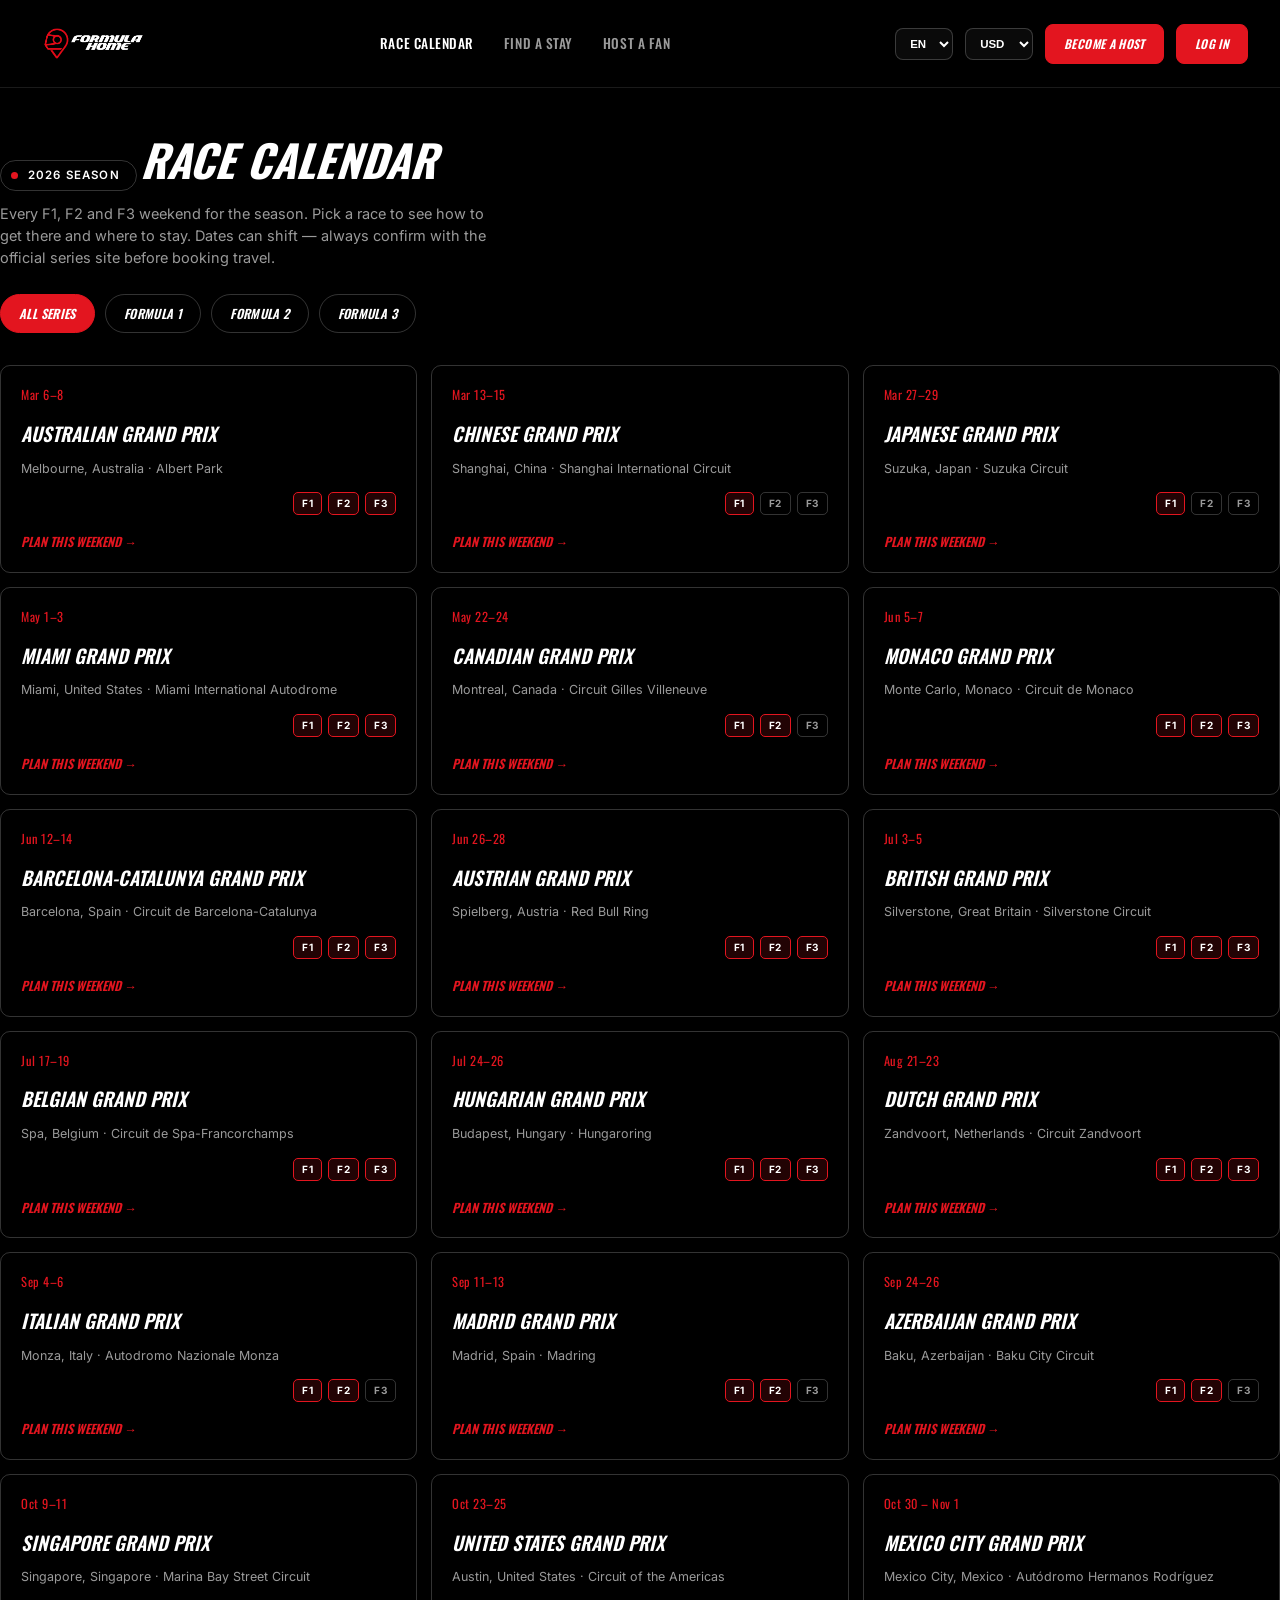
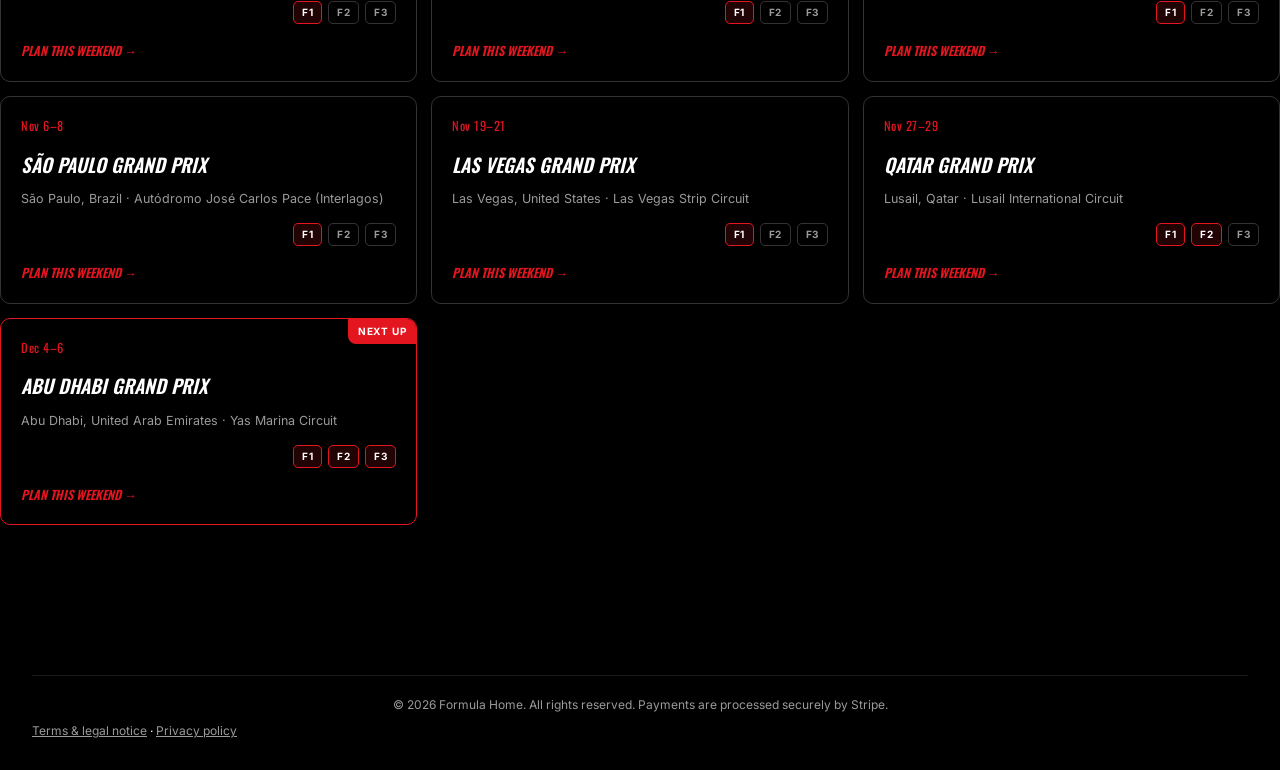
<file: calendar.html>
<!doctype html>
<html lang="es">
<head>
<meta charset="UTF-8" />
<meta name="viewport" content="width=device-width, initial-scale=1.0" />
<meta name="theme-color" content="#e20a16" />
<title>Race calendar | Formula Home</title>
<link rel="preconnect" href="https://fonts.googleapis.com">
<link rel="preconnect" href="https://fonts.gstatic.com" crossorigin>
<link href="https://fonts.googleapis.com/css2?family=Oswald:wght@400;500;600;700&family=Inter:wght@400;500;600;700&display=swap" rel="stylesheet">
<link rel="stylesheet" href="assets/style.css">
<style>
  .cal-page{ padding:36px 0 70px; }
  .cal-head h1{ font-size:clamp(30px,4vw,44px); }
  .cal-head p{ color:var(--steel); margin-top:12px; max-width:500px; font-size:14.5px; }
  .series-filters{ display:flex; gap:10px; flex-wrap:wrap; margin:26px 0 32px; }
  .series-pill{
    padding:9px 18px; border-radius:999px; border:1px solid var(--line-strong);
    font-family:'Oswald',sans-serif; font-weight:600; font-style:italic; font-size:12.5px;
    text-transform:uppercase; letter-spacing:0.03em; background:transparent; color:#fff;
  }
  .series-pill.active{ background:var(--red); border-color:var(--red); }
  .race-grid{ display:grid; grid-template-columns:1fr; gap:14px; }
  @media(min-width:640px){ .race-grid{ grid-template-columns:1fr 1fr; } }
  @media(min-width:980px){ .race-grid{ grid-template-columns:1fr 1fr 1fr; } }
  .race-card{
    border:1px solid var(--line-strong); border-radius:10px; padding:20px;
    display:flex; flex-direction:column; gap:12px; position:relative; overflow:hidden;
  }
  .race-card.next{ border-color:var(--red); }
  .race-card .next-tag{
    position:absolute; top:0; right:0; background:var(--red); font-size:10px; font-weight:700;
    letter-spacing:0.08em; text-transform:uppercase; padding:5px 10px; border-radius:0 0 0 8px;
  }
  .race-card .date{ font-family:'Oswald',sans-serif; color:var(--red); font-size:12.5px; letter-spacing:0.04em; }
  .race-card h3{ font-family:'Oswald',sans-serif; font-weight:600; font-style:italic; font-size:19px; text-transform:uppercase; margin-top:2px; }
  .race-card .loc{ color:var(--steel); font-size:12.5px; }
  .race-card .badges{ display:flex; gap:6px; margin-top:2px; }
  .badge{ font-size:10px; font-weight:700; letter-spacing:0.05em; padding:3px 8px; border-radius:5px; border:1px solid var(--line-strong); color:var(--steel); }
  .badge.on{ color:#fff; border-color:var(--red); background:rgba(227,21,31,0.15); }
  .race-card .plan-btn{
    margin-top:6px; display:inline-flex; align-items:center; gap:6px; align-self:flex-start;
    font-family:'Oswald',sans-serif; font-weight:600; font-style:italic; font-size:12.5px;
    color:var(--red); text-transform:uppercase;
  }
</style>
</head>
<body>

<header class="nav">
  <div class="nav-top">
    <a href="index.html" class="logo"><img src="assets/logo.jpg" alt="Formula Home" /></a>
    <nav class="main-links">
      <a href="calendar.html" class="active-link" data-i18n="nav.calendar">Race calendar</a>
      <a href="search.html" data-i18n="nav.stay">Find a stay</a>
      <a href="host-register.html" data-i18n="nav.host">Host a fan</a>
    </nav>
    <div class="nav-right">
      <select class="lang-select" id="lang-select">
        <option value="en">EN</option>
        <option value="es">ES</option>
        <option value="pt">PT</option>
        <option value="fr">FR</option>
        <option value="de">DE</option>
        <option value="it">IT</option>
        <option value="ja">JA</option>
        <option value="zh">ZH</option>
      </select>
      <select class="currency-select" id="currency-select">
        <option value="USD">USD</option>
        <option value="EUR">EUR</option>
        <option value="GBP">GBP</option>
        <option value="ARS">ARS</option>
        <option value="BRL">BRL</option>
        <option value="MXN">MXN</option>
        <option value="JPY">JPY</option>
        <option value="CNY">CNY</option>
      </select>
      <a href="host-register.html" class="btn btn-small" data-i18n="nav.becomeHost">Become a host</a>
    </div>
    <button class="burger" id="burger" aria-label="Menu"><span></span><span></span><span></span></button>
  </div>
  <div class="mobile-menu" id="mobile-menu">
<div style="display:flex; gap:10px; margin:10px 0 4px;">
      <select class="lang-select" id="lang-select-mobile">
        <option value="en">EN</option>
        <option value="es">ES</option>
        <option value="pt">PT</option>
        <option value="fr">FR</option>
        <option value="de">DE</option>
        <option value="it">IT</option>
        <option value="ja">JA</option>
        <option value="zh">ZH</option>
      </select>
      <select class="currency-select" id="currency-select-mobile">
        <option value="USD">USD</option>
        <option value="EUR">EUR</option>
        <option value="GBP">GBP</option>
        <option value="ARS">ARS</option>
        <option value="BRL">BRL</option>
        <option value="MXN">MXN</option>
        <option value="JPY">JPY</option>
        <option value="CNY">CNY</option>
      </select>
    </div>
    <a href="calendar.html" data-i18n="nav.calendar">Race calendar</a>
    <a href="search.html" data-i18n="nav.stay">Find a stay</a>
    <a href="host-register.html" data-i18n="nav.host">Host a fan</a>
  </div>
</header>

<main class="wrap cal-page">
  <div class="cal-head">
    <span class="eyebrow"><span class="dot"></span><span data-i18n="cal.eyebrow">2026 season</span></span>
    <h1 class="headline" style="margin-top:14px;" data-i18n="cal.title">Race calendar</h1>
    <p data-i18n="cal.sub">Every F1, F2 and F3 weekend for the season. Pick a race to see how to get there and where to stay. Dates can shift — always confirm with the official series site before booking travel.</p>
  </div>
  <div class="series-filters" id="series-filters">
    <button class="series-pill active" data-series="ALL" data-i18n="cal.all">All series</button>
    <button class="series-pill" data-series="F1">Formula 1</button>
    <button class="series-pill" data-series="F2">Formula 2</button>
    <button class="series-pill" data-series="F3">Formula 3</button>
  </div>
  <div class="race-grid" id="race-grid"></div>
</main>

<footer>
  <div class="wrap">
    <div class="foot-bottom" data-i18n="foot.copyright">© 2026 Formula Home. All rights reserved.</div>
  </div>
</footer>

<script src="assets/supabase.js"></script>
<script src="assets/i18n.js"></script>
<script src="assets/i18n-platform.js"></script>
<script src="assets/config.js"></script>
<script src="assets/races.js"></script>
<script src="assets/app.js"></script>
<script>
  document.getElementById('burger').addEventListener('click', () => {
    document.getElementById('mobile-menu').classList.toggle('open');
  });

  const today = new Date();
  const upcoming = RACES.filter(r => new Date(r.end) >= today).sort((a,b)=> new Date(a.start)-new Date(b.start));
  const nextId = upcoming.length ? upcoming[0].id : null;

  function fmtDate(start, end){
    const s = new Date(start), e = new Date(end);
    const opts = { month:'short', day:'numeric' };
    const sameMonth = s.getMonth() === e.getMonth();
    return sameMonth
      ? `${s.toLocaleDateString('en-US',{month:'short'})} ${s.getDate()}–${e.getDate()}`
      : `${s.toLocaleDateString('en-US',opts)} – ${e.toLocaleDateString('en-US',opts)}`;
  }

  function render(filter){
    const grid = document.getElementById('race-grid');
    const list = RACES
      .filter(r => filter === 'ALL' || r.series.includes(filter))
      .sort((a,b)=> new Date(a.start)-new Date(b.start));

    grid.innerHTML = list.map(r => `
      <div class="race-card ${r.id===nextId?'next':''}">
        ${r.id===nextId ? `<span class="next-tag">${t('cal.next')}</span>` : ''}
        <div class="date">${fmtDate(r.start, r.end)}</div>
        <h3>${r.name}</h3>
        <div class="loc">${r.city}, ${r.country} · ${r.circuit}</div>
        <div class="badges">
          <span class="badge ${r.series.includes('F1')?'on':''}">F1</span>
          <span class="badge ${r.series.includes('F2')?'on':''}">F2</span>
          <span class="badge ${r.series.includes('F3')?'on':''}">F3</span>
        </div>
        <a class="plan-btn" href="plan.html?race=${r.id}">${t('cal.plan')}</a>
      </div>
    `).join('');
  }

  render('ALL');

  document.querySelectorAll('.series-pill').forEach(btn => {
    btn.addEventListener('click', () => {
      document.querySelectorAll('.series-pill').forEach(b => b.classList.remove('active'));
      btn.classList.add('active');
      render(btn.dataset.series);
    });
  });

  // language + currency (desktop + mobile controls kept in sync)
  FH.initNav();
  function onLangChange(){
    applyI18n();
    const activeBtn = document.querySelector('.series-pill.active');
    render(activeBtn ? activeBtn.dataset.series : 'ALL');
  }
  applyI18n();
  const langSelects = [document.getElementById('lang-select'), document.getElementById('lang-select-mobile')].filter(Boolean);
  const currencySelects = [document.getElementById('currency-select'), document.getElementById('currency-select-mobile')].filter(Boolean);
  langSelects.forEach(sel => { sel.value = getLang(); sel.addEventListener('change', () => {
    setLang(sel.value);
    langSelects.forEach(s => s.value = sel.value);
    onLangChange();
  }); });
  currencySelects.forEach(sel => { sel.value = getDisplayCurrency(); sel.addEventListener('change', () => {
    setDisplayCurrency(sel.value);
    currencySelects.forEach(s => s.value = sel.value);
  }); });
</script>

</body>
</html>
</file>
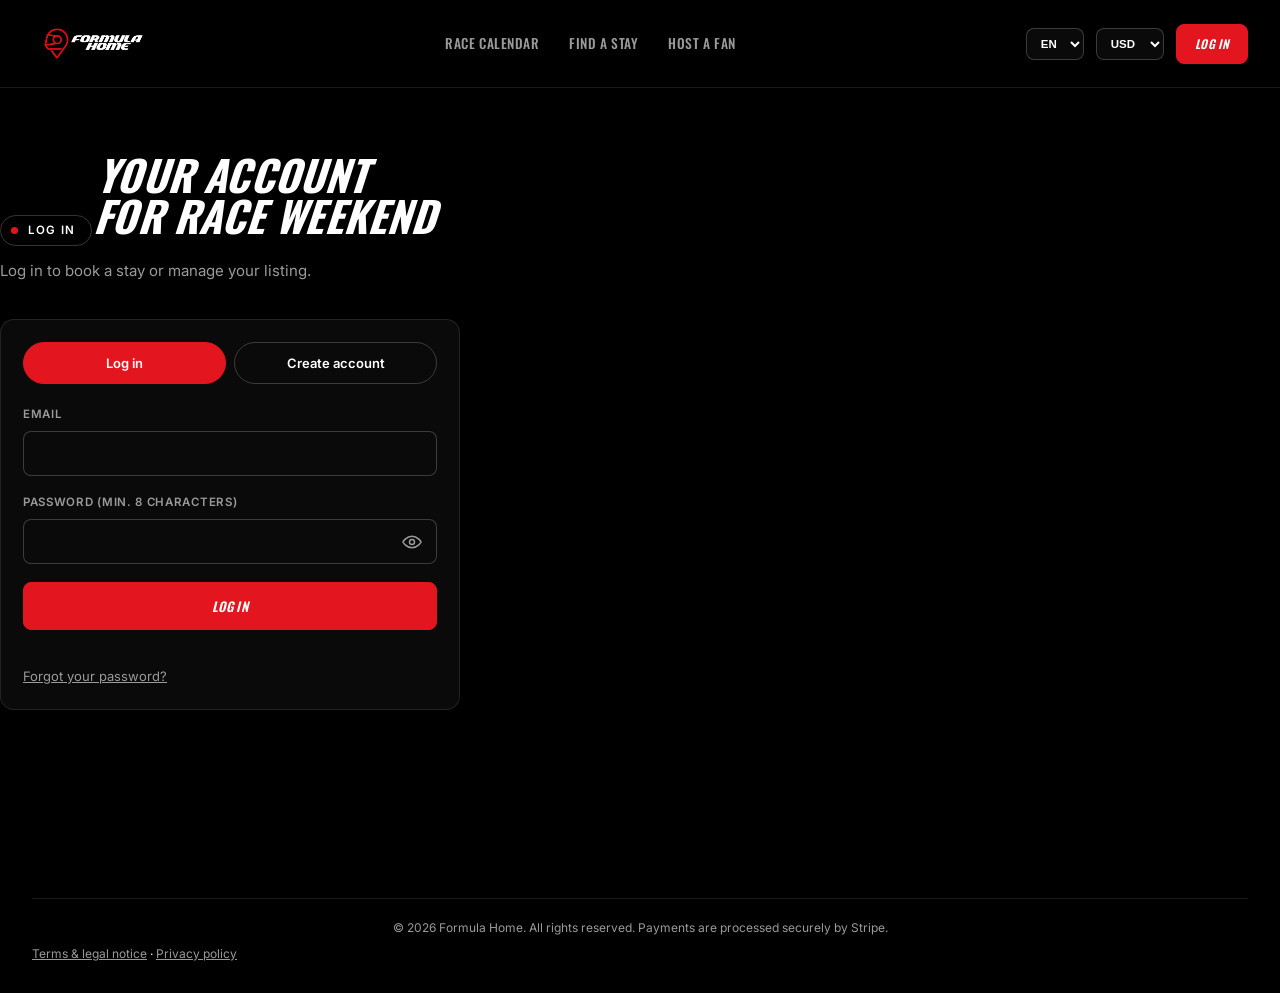
<file: host-dashboard.html>
<!doctype html>
<html lang="es">
<head>
<meta charset="UTF-8" />
<meta name="viewport" content="width=device-width, initial-scale=1.0" />
<meta name="theme-color" content="#e20a16" />
<title>Host panel | Formula Home</title>
<link rel="preconnect" href="https://fonts.googleapis.com">
<link rel="preconnect" href="https://fonts.gstatic.com" crossorigin>
<link href="https://fonts.googleapis.com/css2?family=Oswald:wght@400;500;600;700&family=Inter:wght@400;500;600;700&display=swap" rel="stylesheet">
<link rel="stylesheet" href="assets/style.css">
</head>
<body>

<header class="nav">
  <div class="nav-top">
    <a href="index.html" class="logo"><img src="assets/logo.jpg" alt="Formula Home" /></a>
    <nav class="main-links">
      <a href="calendar.html" data-i18n="nav.calendar">Race calendar</a>
      <a href="search.html" data-i18n="nav.stay">Find a stay</a>
      <a href="host-register.html" data-i18n="nav.host">Host a fan</a>
    </nav>
    <div class="nav-right">
      <select class="lang-select" id="lang-select">
        <option value="en">EN</option>
        <option value="es">ES</option>
        <option value="pt">PT</option>
        <option value="fr">FR</option>
        <option value="de">DE</option>
        <option value="it">IT</option>
        <option value="ja">JA</option>
        <option value="zh">ZH</option>
      </select>
      <select class="currency-select" id="currency-select">
        <option value="USD">USD</option>
        <option value="EUR">EUR</option>
        <option value="GBP">GBP</option>
        <option value="ARS">ARS</option>
        <option value="BRL">BRL</option>
        <option value="MXN">MXN</option>
        <option value="JPY">JPY</option>
        <option value="CNY">CNY</option>
      </select>
    </div>
    <button class="burger" id="burger" aria-label="Menu"><span></span><span></span><span></span></button>
  </div>
  <div class="mobile-menu" id="mobile-menu">
<div style="display:flex; gap:10px; margin:10px 0 4px;">
      <select class="lang-select" id="lang-select-mobile">
        <option value="en">EN</option>
        <option value="es">ES</option>
        <option value="pt">PT</option>
        <option value="fr">FR</option>
        <option value="de">DE</option>
        <option value="it">IT</option>
        <option value="ja">JA</option>
        <option value="zh">ZH</option>
      </select>
      <select class="currency-select" id="currency-select-mobile">
        <option value="USD">USD</option>
        <option value="EUR">EUR</option>
        <option value="GBP">GBP</option>
        <option value="ARS">ARS</option>
        <option value="BRL">BRL</option>
        <option value="MXN">MXN</option>
        <option value="JPY">JPY</option>
        <option value="CNY">CNY</option>
      </select>
    </div>
    <a href="calendar.html" data-i18n="nav.calendar">Race calendar</a>
    <a href="search.html" data-i18n="nav.stay">Find a stay</a>
    <a href="host-register.html" data-i18n="nav.host">Host a fan</a>
  </div>
</header>

<main class="wrap form-page">

  <div class="form-head">
    <div class="eyebrow"><span class="dot"></span><span data-i18n="p.hp.title">Host panel</span></div>
    <h1 class="headline" style="font-size:clamp(28px,4vw,42px); margin-top:18px;" data-i18n="p.hp.title">Host panel</h1>
  </div>
  <div class="panel" id="payouts-panel" hidden>
    <div class="panel-head"><h3 data-i18n="pay.payoutsTitle">Payouts</h3></div>
    <div id="payouts"></div>
  </div>
  <div class="panel">
    <div class="panel-head"><h3 data-i18n="p.hp.requests">Booking requests</h3><span class="muted" id="req-count"></span></div>
    <div id="requests"></div>
  </div>
  <div class="panel">
    <div class="panel-head"><h3 data-i18n="p.hp.listings">My listings</h3><a class="btn btn-small" href="host-register.html" data-i18n="p.hp.newListing">List a place</a></div>
    <div id="listings"></div>
  </div>

</main>

<footer>
  <div class="wrap">
    <div class="foot-bottom" data-i18n="foot.copyright">© 2026 Formula Home. All rights reserved.</div>
  </div>
</footer>

<script src="assets/supabase.js"></script>
<script src="assets/i18n.js"></script>
<script src="assets/i18n-platform.js"></script>
<script src="assets/config.js"></script>
<script src="assets/races.js"></script>
<script src="assets/app.js"></script>
<script>

FH.wire();
const sb = FH.sb;
let ME = null, LISTINGS = [], BOOKINGS = [], PAYOUT = null;
window.onLangChange = () => { renderRequests(); renderListings(); renderPayouts(); };

(async () => {
  ME = await FH.requireAuth(); if(!ME) return;
  await loadAll();
  await loadPayouts();
})();

async function loadPayouts(){
  if(!LISTINGS.length){ document.getElementById('payouts-panel').hidden = true; return; }
  const qs = new URLSearchParams(location.search);
  if(qs.get('stripe')){
    history.replaceState(null, '', 'host-dashboard.html');
    const r = await FH.pay('account_status');
    PAYOUT = r.data || null;
  }
  if(!PAYOUT){
    const { data } = await sb.rpc('my_payout_status');
    PAYOUT = data || { has_account: false, payouts_enabled: false };
  }
  renderPayouts();
}

function renderPayouts(){
  const panel = document.getElementById('payouts-panel'), box = document.getElementById('payouts');
  if(!panel || !PAYOUT) return;
  panel.hidden = false;
  const s = PAYOUT.payouts_enabled ? 'ready' : (PAYOUT.has_account ? 'incomplete' : 'none');
  const txt = { ready: 'pay.payoutsReady', incomplete: 'pay.payoutsIncomplete', none: 'pay.payoutsNone' }[s];
  const btn = { ready: 'pay.update', incomplete: 'pay.continue', none: 'pay.setup' }[s];
  box.innerHTML = '<p class="muted" style="margin-bottom:10px">' + FH.esc(t(txt)) + '</p>' + FH.testBanner() +
    '<div class="btn-row"><button class="btn btn-small' + (s === 'ready' ? ' btn-ghost' : '') + '" id="payout-btn">' + FH.esc(t(btn)) + '</button></div><div class="status-msg" id="payout-msg"></div>';
  document.getElementById('payout-btn').addEventListener('click', async (e) => {
    e.target.disabled = true; FH.toast(document.getElementById('payout-msg'), t('pay.redirecting'), true);
    const r = await FH.pay('onboard');
    if(r.error || !r.data || !r.data.url){ e.target.disabled = false; FH.toast(document.getElementById('payout-msg'), FH.errText(r.error || 'error'), false); return; }
    location.href = r.data.url;
  });
}

async function loadAll(){
  const l = await sb.from('hosts').select(FH.LISTING_COLS).eq('owner_id', ME.id).order('created_at', { ascending: false });
  if(l.error){ document.getElementById('listings').textContent = FH.errText(l.error); return; }
  LISTINGS = l.data || [];
  const ids = LISTINGS.map(x => x.id);
  if(ids.length){
    const b = await sb.from('bookings')
      .select('id, host_id, guest_name, check_in, check_out, nights, guests, message, total, host_payout, currency, status, payment_status, payout_status, created_at')
      .in('host_id', ids).order('check_in', { ascending: true });
    BOOKINGS = b.data || [];
  } else BOOKINGS = [];
  renderRequests(); renderListings();
}

function listingName(id){ const h = LISTINGS.find(x => x.id === id); return h ? (h.title || (h.city + ' · ' + h.circuit)) : ''; }

function renderRequests(){
  const box = document.getElementById('requests'); if(!box) return;
  const order = { requested: 0, accepted: 1, declined: 2, cancelled: 3 };
  const list = BOOKINGS.slice().sort((a, b) => (order[a.status] - order[b.status]) || a.check_in.localeCompare(b.check_in));
  const pend = list.filter(b => b.status === 'requested').length;
  document.getElementById('req-count').textContent = pend ? pend + ' ' + t('p.hp.newCount') : '';
  if(!list.length){ box.innerHTML = '<p class="muted">' + FH.esc(t('p.hp.noRequests')) + '</p>'; return; }
  const today = FH.today();
  box.innerHTML = list.map(b => {
    const canCancel = b.status === 'accepted' && b.check_in >= today;
    const paid = b.payment_status === 'paid';
    const payInfo = b.status !== 'accepted' ? '' : '<div class="sub" style="margin-top:8px">' + FH.esc(
      b.payout_status === 'paid' ? t('pay.hostPaidOut') :
      paid ? t('pay.hostPaid', { a: FH.money(b.host_payout || b.total, b.currency) }) : t('pay.hostWaiting')) + '</div>';
    return '<div class="item" data-id="' + b.id + '">' +
      '<div class="item-top"><div>' +
        '<h4>' + FH.esc(b.guest_name) + '</h4>' +
        '<div class="sub">' + FH.esc(listingName(b.host_id)) + '</div>' +
        '<div class="sub">' + FH.esc(FH.fmtD(b.check_in)) + ' → ' + FH.esc(FH.fmtD(b.check_out)) + ' · ' + b.nights + ' ' + FH.esc(t('p.acc.nights')) + ' · ' + b.guests + ' ' + FH.esc(t('p.acc.guests')) + '</div>' +
        '<div class="sub">' + FH.esc(t('p.acc.total')) + ': <b>' + FH.esc(FH.money(b.total, b.currency)) + '</b></div>' +
      '</div><div class="badges">' + FH.badge(b.status) + (b.status === 'accepted' || b.payment_status === 'refunded' ? FH.payBadge(b.payment_status) : '') + '</div></div>' +
      (b.message ? '<div class="msg">' + FH.esc(b.message) + '</div>' : '') +
      payInfo +
      '<div class="contact-box" hidden></div>' +
      '<div class="btn-row">' +
        (b.status === 'requested' && b.check_in >= today ? '<button class="btn btn-small" data-act="accept">' + FH.esc(t('p.hp.accept')) + '</button><button class="btn btn-danger btn-small" data-act="decline">' + FH.esc(t('p.hp.decline')) + '</button>' : '') +
        (b.status === 'accepted' && paid ? '<button class="btn btn-ghost btn-small" data-act="contact">' + FH.esc(t('p.hp.guestContact')) + '</button>' : '') +
        ((b.status === 'requested' || b.status === 'accepted') ? '<button class="btn btn-ghost btn-small" data-act="msgs">' + FH.esc(t('p.acc.messages')) + '</button>' : '') +
        (canCancel ? '<button class="btn btn-danger btn-small" data-act="cancel">' + FH.esc(t('p.hp.cancelBooking')) + '</button>' : '') +
      '</div><div class="thread-box" hidden></div><div class="status-msg"></div></div>';
  }).join('');
}

document.getElementById('requests').addEventListener('click', async (e) => {
  const b = e.target.closest('button[data-act]'); if(!b) return;
  const item = b.closest('.item'), id = item.dataset.id, st = item.querySelector('.status-msg'), act = b.dataset.act;
  if(act === 'accept' || act === 'decline'){
    const { error } = await sb.rpc('respond_booking', { p_booking: id, p_action: act });
    if(error){ FH.toast(st, FH.errText(error), false); return; }
    await loadAll();
  } else if(act === 'cancel'){
    if(!confirm(t('p.hp.confirm'))) return;
    const { error } = await sb.rpc('cancel_booking', { p_booking: id });
    if(error){ FH.toast(st, FH.errText(error), false); return; }
    await loadAll();
  } else if(act === 'contact'){
    const box = item.querySelector('.contact-box');
    if(!box.hidden){ box.hidden = true; return; }
    const { data, error } = await sb.rpc('booking_contact', { p_booking: id });
    if(error){ FH.toast(st, FH.errText(error), false); return; }
    box.innerHTML = FH.contactHtml(data); box.hidden = false;
  } else if(act === 'msgs'){
    const box = item.querySelector('.thread-box');
    if(!box.hidden){ box.hidden = true; box.innerHTML = ''; return; }
    box.hidden = false; FH.thread(box, id, true);
  }
});

function renderListings(){
  const box = document.getElementById('listings'); if(!box) return;
  if(!LISTINGS.length){ box.innerHTML = '<p class="muted">' + FH.esc(t('p.hp.noListings')) + '</p>'; return; }
  box.innerHTML = LISTINGS.map(h => {
    const note = h.status === 'pending' ? t('p.hp.reviewNote') : (h.status === 'rejected' ? t('p.hp.rejectedNote') : '');
    return '<div class="item" data-id="' + h.id + '">' +
      '<div class="item-top"><div>' +
        '<h4>' + FH.esc(h.title || (h.city + ', ' + (h.country || ''))) + '</h4>' +
        '<div class="sub">' + FH.esc(h.city) + (h.country ? ', ' + FH.esc(h.country) : '') + ' · ' + FH.esc(h.circuit) + '</div>' +
        '<div class="sub">' + FH.esc(FH.money(h.price_per_night || 0, h.currency)) + FH.esc(t('p.ls.perNight')) + (h.capacity ? ' · ' + FH.esc(t('p.ls.capacity', { n: h.capacity })) : '') + '</div>' +
      '</div>' + FH.badge(h.status) + '</div>' +
      (note ? '<div class="sub" style="margin-top:8px">' + FH.esc(note) + '</div>' : '') +
      '<div class="btn-row">' +
        '<a class="btn btn-ghost btn-small" href="host-register.html?id=' + h.id + '">' + FH.esc(t('p.hp.edit')) + '</a>' +
        (h.status === 'approved' ? '<a class="btn btn-ghost btn-small" href="listing.html?id=' + h.id + '">' + FH.esc(t('p.hp.view')) + '</a><button class="btn btn-ghost btn-small" data-act="pause">' + FH.esc(t('p.hp.pause')) + '</button>' : '') +
        (h.status === 'paused' ? '<button class="btn btn-small" data-act="resume">' + FH.esc(t('p.hp.resume')) + '</button>' : '') +
        '<button class="btn btn-ghost btn-small" data-act="avail">' + FH.esc(t('p.hp.availability')) + '</button>' +
      '</div><div class="avail-box" hidden></div><div class="status-msg"></div></div>';
  }).join('');
}

document.getElementById('listings').addEventListener('click', async (e) => {
  const b = e.target.closest('button[data-act]'); if(!b) return;
  const item = b.closest('.item'), id = item.dataset.id, st = item.querySelector('.status-msg'), act = b.dataset.act;
  if(act === 'pause' || act === 'resume'){
    const { error } = await sb.from('hosts').update({ status: act === 'pause' ? 'paused' : 'approved' }).eq('id', id);
    if(error){ FH.toast(st, FH.errText(error), false); return; }
    await loadAll();
  } else if(act === 'avail'){
    const box = item.querySelector('.avail-box');
    if(!box.hidden){ box.hidden = true; return; }
    box.hidden = false; await renderAvail(box, id);
  } else if(act === 'block'){
    const box = item.querySelector('.avail-box');
    const from = box.querySelector('[name=from]').value, to = box.querySelector('[name=to]').value, note = box.querySelector('[name=note]').value.trim();
    if(!from || !to || to <= from){ FH.toast(st, t('err.bad_dates'), false); return; }
    const { error } = await sb.from('host_blocks').insert({ host_id: id, start_date: from, end_date: to, note: note || null });
    if(error){ FH.toast(st, FH.errText(error), false); return; }
    FH.toast(st, '', true); await renderAvail(box, id);
  } else if(act === 'unblock'){
    const { error } = await sb.from('host_blocks').delete().eq('id', b.dataset.bid);
    if(error){ FH.toast(st, FH.errText(error), false); return; }
    await renderAvail(item.querySelector('.avail-box'), id);
  }
});

async function renderAvail(box, hostId){
  const { data, error } = await sb.from('host_blocks').select('id, start_date, end_date, note').eq('host_id', hostId).order('start_date');
  const rows = (data || []).map(k => '<div class="sub" style="display:flex;gap:10px;align-items:center;margin:6px 0">' + FH.esc(FH.fmtD(k.start_date)) + ' → ' + FH.esc(FH.fmtD(k.end_date)) + (k.note ? ' · ' + FH.esc(k.note) : '') + ' <button class="btn btn-ghost btn-small" data-act="unblock" data-bid="' + k.id + '">' + FH.esc(t('p.hp.unblock')) + '</button></div>').join('');
  box.innerHTML = '<p class="muted" style="margin:12px 0 8px">' + FH.esc(t('p.hp.blockHint')) + '</p>' +
    (error ? FH.esc(FH.errText(error)) : (rows || '<p class="muted">' + FH.esc(t('p.hp.noBlocks')) + '</p>')) +
    '<div class="field-row" style="margin-top:10px"><div class="field-group"><label>' + FH.esc(t('p.hp.from')) + '</label><input type="date" name="from" min="' + FH.today() + '"></div>' +
    '<div class="field-group"><label>' + FH.esc(t('p.hp.to')) + '</label><input type="date" name="to" min="' + FH.today() + '"></div></div>' +
    '<div class="field-group"><label>' + FH.esc(t('p.hp.note')) + '</label><input type="text" name="note" maxlength="120"></div>' +
    '<button class="btn btn-small" data-act="block">' + FH.esc(t('p.hp.block')) + '</button>';
}

</script>
</body>
</html>
</file>
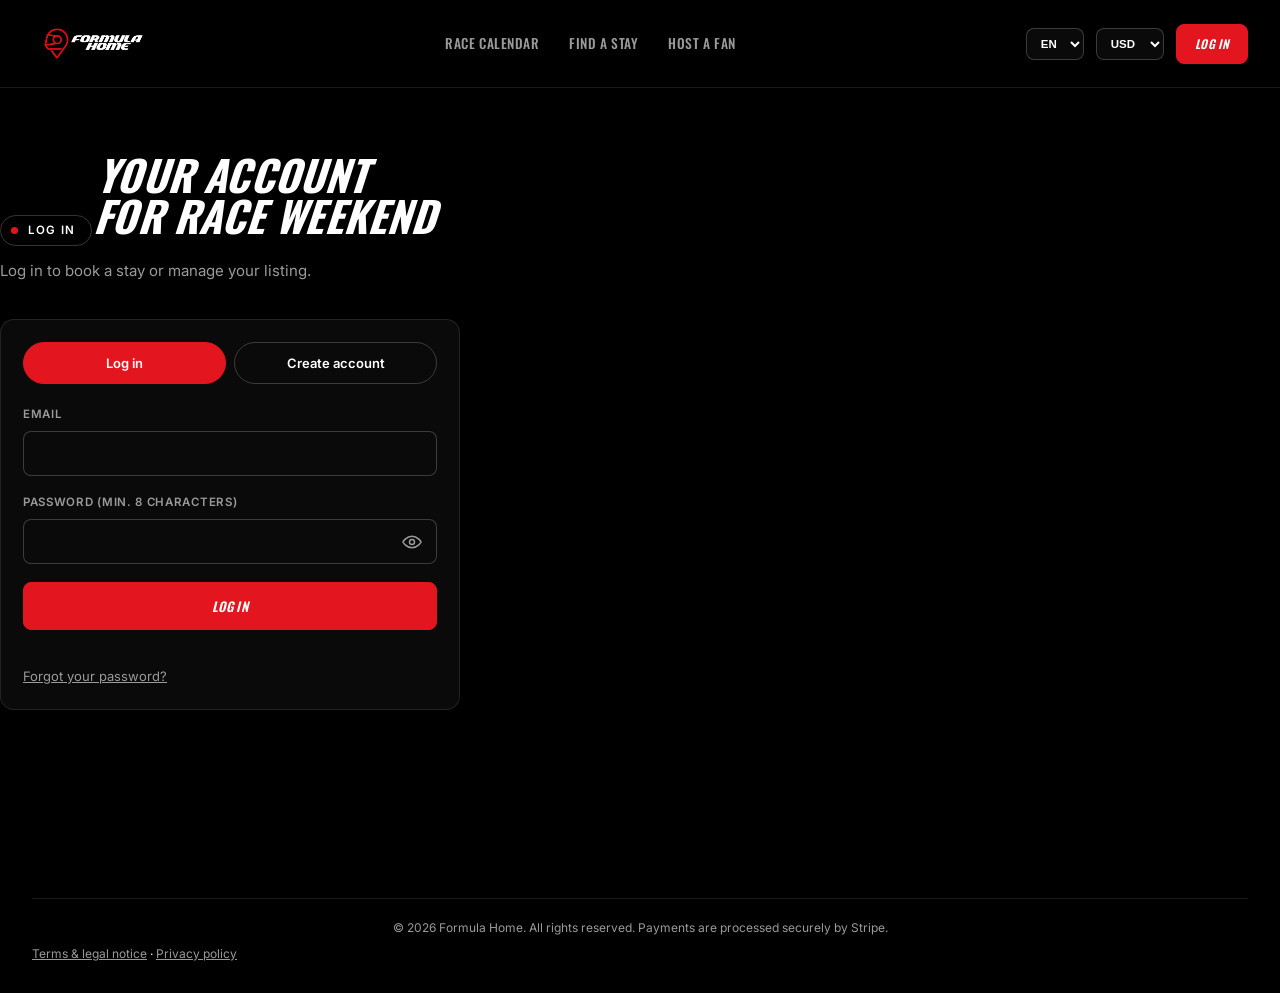
<file: host-register.html>
<!doctype html>
<html lang="es">
<head>
<meta charset="UTF-8" />
<meta name="viewport" content="width=device-width, initial-scale=1.0" />
<meta name="theme-color" content="#e20a16" />
<title>List your place | Formula Home</title>
<link rel="preconnect" href="https://fonts.googleapis.com">
<link rel="preconnect" href="https://fonts.gstatic.com" crossorigin>
<link href="https://fonts.googleapis.com/css2?family=Oswald:wght@400;500;600;700&family=Inter:wght@400;500;600;700&display=swap" rel="stylesheet">
<link rel="stylesheet" href="assets/leaflet/leaflet.css" />
<link rel="stylesheet" href="assets/style.css">
</head>
<body>

<header class="nav">
  <div class="nav-top">
    <a href="index.html" class="logo"><img src="assets/logo.jpg" alt="Formula Home" /></a>
    <nav class="main-links">
      <a href="calendar.html" data-i18n="nav.calendar">Race calendar</a>
      <a href="search.html" data-i18n="nav.stay">Find a stay</a>
      <a href="host-register.html" data-i18n="nav.host">Host a fan</a>
    </nav>
    <div class="nav-right">
      <select class="lang-select" id="lang-select">
        <option value="en">EN</option>
        <option value="es">ES</option>
        <option value="pt">PT</option>
        <option value="fr">FR</option>
        <option value="de">DE</option>
        <option value="it">IT</option>
        <option value="ja">JA</option>
        <option value="zh">ZH</option>
      </select>
      <select class="currency-select" id="currency-select">
        <option value="USD">USD</option>
        <option value="EUR">EUR</option>
        <option value="GBP">GBP</option>
        <option value="ARS">ARS</option>
        <option value="BRL">BRL</option>
        <option value="MXN">MXN</option>
        <option value="JPY">JPY</option>
        <option value="CNY">CNY</option>
      </select>
    </div>
    <button class="burger" id="burger" aria-label="Menu"><span></span><span></span><span></span></button>
  </div>
  <div class="mobile-menu" id="mobile-menu">
<div style="display:flex; gap:10px; margin:10px 0 4px;">
      <select class="lang-select" id="lang-select-mobile">
        <option value="en">EN</option>
        <option value="es">ES</option>
        <option value="pt">PT</option>
        <option value="fr">FR</option>
        <option value="de">DE</option>
        <option value="it">IT</option>
        <option value="ja">JA</option>
        <option value="zh">ZH</option>
      </select>
      <select class="currency-select" id="currency-select-mobile">
        <option value="USD">USD</option>
        <option value="EUR">EUR</option>
        <option value="GBP">GBP</option>
        <option value="ARS">ARS</option>
        <option value="BRL">BRL</option>
        <option value="MXN">MXN</option>
        <option value="JPY">JPY</option>
        <option value="CNY">CNY</option>
      </select>
    </div>
    <a href="calendar.html" data-i18n="nav.calendar">Race calendar</a>
    <a href="search.html" data-i18n="nav.stay">Find a stay</a>
    <a href="host-register.html" data-i18n="nav.host">Host a fan</a>
  </div>
</header>

<main class="wrap form-page">

  <div class="form-head">
    <div class="eyebrow"><span class="dot"></span><span data-i18n="nav.host">Host a fan</span></div>
    <h1 class="headline" style="font-size:clamp(28px,4vw,42px); margin-top:18px;"><span id="t1" data-i18n="p.reg.titleNew1">List your place</span><br/><span id="t2" data-i18n="p.reg.titleNew2">for race weekend</span></h1>
    <p data-i18n="p.reg.sub">Free to list.</p>
  </div>
  <form id="host-form" class="hf" novalidate>
    <section class="hf-sec"><div class="hf-head"><span class="hf-n">1</span><div><h2 data-i18n="p.reg.s1">Your place</h2></div></div>
      <div class="field-group"><label data-i18n="p.reg.listingTitle">Listing title</label>
        <input type="text" name="title" required maxlength="100" data-i18n-placeholder="p.reg.listingTitlePh" /></div>
      <div class="field-row">
        <div class="field-group"><label data-i18n="host.city">City</label><input type="text" name="city" required maxlength="80" /></div>
        <div class="field-group"><label data-i18n="host.country">Country</label><input type="text" name="country" maxlength="80" /></div>
      </div>
      <div class="field-group"><label data-i18n="host.circuit">Nearest circuit / race weekend</label>
        <select name="circuit" id="circuit-select" required><option value="" data-i18n="host.circuitPlaceholder">Select a circuit...</option></select></div>
    </section>
    <section class="hf-sec"><div class="hf-head"><span class="hf-n">2</span><div><h2 data-i18n="p.reg.s2">Where is it?</h2></div></div>
      <div class="field-group"><label data-i18n="host.pinLabel">Pin your exact location on the map</label>
        <div id="map-picker"></div><div class="map-hint" id="map-hint" data-i18n="host.mapHintDefault"></div></div>
    </section>
    <section class="hf-sec"><div class="hf-head"><span class="hf-n">3</span><div><h2 data-i18n="p.reg.s3">Photos</h2></div></div>
      <div class="field-group"><label data-i18n="p.reg.photos">Photos</label>
        <div class="thumb-row" id="photo-row"></div>
        <input type="file" id="photo-input" accept="image/*" multiple hidden />
        <button type="button" class="btn btn-ghost btn-small" id="photo-btn" data-i18n="p.reg.addPhotos">Add photos</button></div>
    </section>
    <section class="hf-sec"><div class="hf-head"><span class="hf-n">4</span><div><h2 data-i18n="p.reg.s4">Price and details</h2></div></div>
      <div class="field-row">
        <div class="field-group"><label data-i18n="host.price">Price per night</label><input type="number" name="price" min="1" step="1" required /></div>
        <div class="field-group"><label data-i18n="host.currency">Currency</label>
          <select name="currency"><option>USD</option><option>EUR</option><option>GBP</option><option>ARS</option><option>BRL</option><option>MXN</option><option>JPY</option><option>CNY</option></select></div>
      </div>
      <div class="field-row">
        <div class="field-group"><label data-i18n="host.capacity">Capacity (guests)</label><input type="number" name="capacity" min="1" max="50" step="1" required value="2" /></div>
        <div class="field-group"><label data-i18n="p.reg.minNights">Minimum nights</label><input type="number" name="min_nights" min="1" max="30" step="1" required value="1" /></div>
      </div>
      <div class="field-group"><label data-i18n="host.description">Description</label><textarea name="description" rows="5" maxlength="3000" required></textarea></div>
    </section>
    <section class="hf-sec"><div class="hf-head"><span class="hf-n">5</span><div><h2 data-i18n="p.reg.s5">Amenities and house rules</h2></div></div>
      <div class="field-group"><label data-i18n="p.reg.amenPick">What you offer</label><div class="chip-grid" id="amen-grid"></div></div>
      <div class="field-group"><label data-i18n="p.reg.rulesPick">House rules</label><div class="chip-grid" id="rules-grid"></div></div>
      <div class="field-group"><label data-i18n="p.reg.rulesOther">Anything else? (optional)</label><textarea name="house_rules" rows="2" maxlength="1500" data-i18n-placeholder="p.reg.rulesPh"></textarea></div>
    </section>
    <section class="hf-sec"><div class="hf-head"><span class="hf-n">6</span><div><h2 data-i18n="p.reg.s6">How guests reach you</h2></div></div>
      <p class="muted" style="margin:6px 0 14px" data-i18n="p.reg.privateNote"></p>
      <div class="field-group"><label data-i18n="host.contactMethod">Preferred contact method</label>
        <div class="radio-row" id="contact-method-group">
          <label class="radio-pill active"><input type="radio" name="contact_method" value="whatsapp" checked><span data-i18n="contact.whatsapp">WhatsApp</span></label>
          <label class="radio-pill"><input type="radio" name="contact_method" value="email"><span data-i18n="contact.email">Email</span></label>
          <label class="radio-pill"><input type="radio" name="contact_method" value="instagram"><span data-i18n="contact.instagram">Instagram</span></label>
        </div></div>
      <div class="field-group"><label id="contact-value-label"></label><input type="text" name="contact_value" id="contact-value" required maxlength="120" /></div>
      <div class="field-group"><label data-i18n="p.reg.phone">Phone</label><input type="tel" name="phone" maxlength="40" /></div>
    </section>
      <div class="submit-row hf-submit">
        <p class="muted" style="font-size:12px;margin:0 0 10px"><a href="legal.html" target="_blank" style="text-decoration:underline" data-i18n="p.legal.host">By publishing you accept the Terms &amp; legal notice and confirm your place complies with local laws.</a></p>
        <button type="submit" class="btn" style="width:100%; justify-content:center;" id="submit-btn" data-i18n="p.reg.submitNew">Send for review</button>
        <div class="status-msg" id="status-msg" role="status"></div>
      </div>
  </form>

</main>

<footer>
  <div class="wrap">
    <div class="foot-bottom" data-i18n="foot.copyright">© 2026 Formula Home. All rights reserved.</div>
  </div>
</footer>

<script src="assets/leaflet/leaflet.js"></script>
<script src="assets/supabase.js"></script>
<script src="assets/i18n.js"></script>
<script src="assets/i18n-platform.js"></script>
<script src="assets/config.js"></script>
<script src="assets/races.js"></script>
<script src="assets/app.js"></script>
<script>

FH.wire();
const sb = FH.sb;
const EDIT_ID = new URLSearchParams(location.search).get('id');
let ME = null, PROFILE = null, EXISTING = null, PHOTOS = [], marker = null, hint = null;

const circuitSelect = document.getElementById('circuit-select');
const SORTED_RACES = RACES.slice().sort((a,b)=> new Date(a.start)-new Date(b.start));
function raceOpt(r, extra){
  const o = document.createElement('option'); o.value = r.circuit + ' — ' + r.name; o.dataset.lat = r.lat; o.dataset.lng = r.lng;
  o.textContent = r.circuit + ' — ' + r.name + ' (' + r.city + ')' + (extra || ''); return o;
}
function kmBetween(a, b, c, d){ const R = 6371, r = Math.PI / 180, dLa = (c - a) * r, dLo = (d - b) * r; const x = Math.sin(dLa/2)**2 + Math.cos(a*r) * Math.cos(c*r) * Math.sin(dLo/2)**2; return 2 * R * Math.asin(Math.sqrt(x)); }
function otherOpt(){ const oo = document.createElement('option'); oo.value = 'Other / not listed'; oo.dataset.lat = 0; oo.dataset.lng = 0; oo.setAttribute('data-i18n','host.circuitOther'); oo.textContent = t('host.circuitOther'); return oo; }
// near = [{r, km}] sorted by distance (or null for the plain list)
function buildCircuits(near, keep){
  circuitSelect.innerHTML = '';
  const ph = document.createElement('option'); ph.value = ''; ph.setAttribute('data-i18n','host.circuitPlaceholder'); ph.textContent = t('host.circuitPlaceholder'); circuitSelect.appendChild(ph);
  if(near && near.length){
    const g = document.createElement('optgroup'); g.label = t('p.reg.nearHdr', { city: near.city || '' });
    near.forEach(n => g.appendChild(raceOpt(n.r, n.km != null ? ' · ~' + Math.round(n.km) + ' km' : '')));
    circuitSelect.appendChild(g);
    const g2 = document.createElement('optgroup'); g2.label = t('p.reg.allHdr');
    SORTED_RACES.filter(r => !near.some(n => n.r === r)).forEach(r => g2.appendChild(raceOpt(r)));
    circuitSelect.appendChild(g2);
  } else { SORTED_RACES.forEach(r => circuitSelect.appendChild(raceOpt(r))); }
  circuitSelect.appendChild(otherOpt());
  if(keep && [...circuitSelect.options].some(o => o.value === keep)) circuitSelect.value = keep;
}
buildCircuits(null);

// ---- suggest circuits from city + country ----
const cityIn = document.querySelector('input[name=city]'), countryIn = document.querySelector('input[name=country]');
const circHint = document.createElement('div'); circHint.className = 'map-hint'; circHint.id = 'circ-hint'; circuitSelect.parentNode.appendChild(circHint);
let geoTimer = null, geoSeq = 0, userPicked = false;
circuitSelect.addEventListener('change', () => { userPicked = true; });
const norm = x => (x || '').normalize('NFD').replace(/[̀-ͯ]/g, '').toLowerCase().trim();
function scheduleGeo(){ clearTimeout(geoTimer); geoTimer = setTimeout(suggestCircuits, 700); }
async function suggestCircuits(){
  const city = cityIn.value.trim(), country = countryIn.value.trim();
  if(city.length < 2) return;
  const my = ++geoSeq; let pt = null;
  try {
    const q = encodeURIComponent(city + (country ? ', ' + country : ''));
    const res = await fetch('https://nominatim.openstreetmap.org/search?format=json&limit=1&accept-language=en&q=' + q);
    const j = await res.json(); if(j && j[0]) pt = { lat: parseFloat(j[0].lat), lng: parseFloat(j[0].lon) };
  } catch(e){}
  if(my !== geoSeq) return;
  let near = null;
  if(pt){
    near = SORTED_RACES.map(r => ({ r, km: kmBetween(pt.lat, pt.lng, r.lat, r.lng) })).sort((a, b) => a.km - b.km).filter((n, i) => n.km <= 600 || i < 3).slice(0, 5);
    map.setView([pt.lat, pt.lng], 11);
    if(!marker || (hint && hint.kind !== 'pin')){ setMarker(pt.lat, pt.lng); hint = { kind: 'pin', lat: pt.lat, lng: pt.lng }; updateHint(); }
  } else if(country){
    const m = SORTED_RACES.filter(r => norm(r.country) === norm(country)); if(m.length) near = m.map(r => ({ r, km: null }));
  }
  if(near){ near.city = city; }
  buildCircuits(near, userPicked ? circuitSelect.value : '');
  if(near && near.length){
    const first = near[0];
    const close = first.km == null || first.km <= 150;
    if(close && !circuitSelect.value){ circuitSelect.value = first.r.circuit + ' — ' + first.r.name; }
    circHint.textContent = (first.km != null && first.km > 600) ? t('p.reg.nearFar', { city }) : t('p.reg.nearFound', { n: near.filter(n => n.km == null || n.km <= 600).length, city });
  } else { circHint.textContent = t('p.reg.nearNone', { city }); }
}
cityIn.addEventListener('input', scheduleGeo); countryIn.addEventListener('input', scheduleGeo);

const map = L.map('map-picker').setView([30, 10], 2);
L.tileLayer('https://{s}.tile.openstreetmap.org/{z}/{x}/{y}.png', { attribution: '&copy; OpenStreetMap contributors', maxZoom: 18 }).addTo(map);
function updateHint(){
  const el = document.getElementById('map-hint');
  if(!hint) el.textContent = t('host.mapHintDefault');
  else if(hint.kind === 'pin') el.textContent = t('host.pinSetTemplate', { lat: hint.lat.toFixed(4), lng: hint.lng.toFixed(4) });
  else el.textContent = t('host.approxPinTemplate', { circuit: hint.circuit });
}
function setMarker(lat, lng){
  if(marker) map.removeLayer(marker);
  marker = L.marker([lat, lng], { draggable: true }).addTo(map);
  marker.on('dragend', () => { const p = marker.getLatLng(); hint = { kind: 'pin', lat: p.lat, lng: p.lng }; updateHint(); });
}
map.on('click', e => { setMarker(e.latlng.lat, e.latlng.lng); hint = { kind: 'pin', lat: e.latlng.lat, lng: e.latlng.lng }; updateHint(); });
circuitSelect.addEventListener('change', e => {
  const o = e.target.selectedOptions[0]; const lat = parseFloat(o.dataset.lat), lng = parseFloat(o.dataset.lng);
  if(lat && lng){ map.setView([lat, lng], 11); setMarker(lat, lng); hint = { kind: 'approx', circuit: o.value }; updateHint(); }
});

const pills = document.querySelectorAll('#contact-method-group .radio-pill');
function contactLabel(){
  const v = document.querySelector('#contact-method-group input:checked').value;
  const m = { whatsapp: ['host.whatsappLabel','host.whatsappPh'], email: ['host.emailLabel2','host.emailPh2'], instagram: ['host.instagramLabel','host.instagramPh'] }[v];
  document.getElementById('contact-value-label').textContent = t(m[0]);
  document.getElementById('contact-value').placeholder = t(m[1]);
}
pills.forEach(p => p.addEventListener('click', () => { pills.forEach(x => x.classList.remove('active')); p.classList.add('active'); p.querySelector('input').checked = true; contactLabel(); }));
contactLabel();
window.onLangChange = () => { updateHint(); contactLabel(); };

// ---- photos ----
function renderPhotos(){
  const row = document.getElementById('photo-row');
  row.innerHTML = PHOTOS.map((p, i) => '<div class="thumb"><img src="' + FH.esc(p.url) + '" alt=""><button type="button" class="thumb-x" data-i="' + i + '" aria-label="' + FH.esc(t('p.reg.removePhoto')) + '">×</button></div>').join('');
  document.getElementById('photo-btn').hidden = PHOTOS.length >= 6;
}
document.getElementById('photo-row').addEventListener('click', e => { const b = e.target.closest('.thumb-x'); if(!b) return; PHOTOS.splice(parseInt(b.dataset.i, 10), 1); renderPhotos(); });
document.getElementById('photo-btn').addEventListener('click', () => document.getElementById('photo-input').click());
document.getElementById('photo-input').addEventListener('change', e => {
  Array.from(e.target.files).slice(0, 6 - PHOTOS.length).forEach(f => { if(/^image\//.test(f.type)) PHOTOS.push({ file: f, url: URL.createObjectURL(f) }); });
  e.target.value = ''; renderPhotos();
});

function renderChips(id, defs, name){
  document.getElementById(id).innerHTML = defs.map(d => '<label class="chip-check"><input type="checkbox" name="' + name + '" value="' + d[0] + '"><span class="chip"><span class="ft-ic">' + d[1] + '</span><span data-i18n="ft.' + d[0] + '"></span></span></label>').join('');
}
renderChips('amen-grid', FH.AMENITIES, 'amenities'); renderChips('rules-grid', FH.RULES, 'rules');
function pickedChips(name){ return [...document.querySelectorAll('input[name=' + name + ']:checked')].map(i => i.value); }
function setChips(name, arr){ const set = new Set(arr || []); document.querySelectorAll('input[name=' + name + ']').forEach(i => { i.checked = set.has(i.value); }); }

(async () => {
  ME = await FH.user();
  if(!ME){ location.href = 'auth.html?next=' + encodeURIComponent('host-register.html' + location.search); return; }
  PROFILE = await FH.profile();
  const f = document.getElementById('host-form');
  if(EDIT_ID){
    const { data } = await sb.from('hosts').select(FH.LISTING_COLS).eq('id', EDIT_ID).eq('owner_id', ME.id).maybeSingle();
    if(!data){ document.getElementById('status-msg').textContent = t('p.ls.notFound'); f.querySelector('button[type=submit]').disabled = true; return; }
    EXISTING = data;
    document.getElementById('t1').setAttribute('data-i18n', 'p.reg.titleEdit1'); document.getElementById('t2').setAttribute('data-i18n', 'p.reg.titleEdit2');
    document.getElementById('submit-btn').setAttribute('data-i18n', 'p.reg.submitEdit');
    f.title.value = data.title || ''; f.city.value = data.city || ''; f.country.value = data.country || '';
    f.price.value = data.price_per_night || ''; f.currency.value = data.currency || 'USD'; f.capacity.value = data.capacity || 2; f.min_nights.value = data.min_nights || 1;
    f.description.value = data.description || ''; f.house_rules.value = data.house_rules || ''; setChips('amenities', data.amenities); setChips('rules', data.rules);
    if(![...circuitSelect.options].some(o => o.value === data.circuit)){ const o = document.createElement('option'); o.value = data.circuit; o.textContent = data.circuit; circuitSelect.appendChild(o); }
    circuitSelect.value = data.circuit; userPicked = true;
    setMarker(data.lat, data.lng); map.setView([data.lat, data.lng], 12); hint = { kind: 'pin', lat: data.lat, lng: data.lng }; updateHint();
    PHOTOS = (data.photo_urls || []).map(u => ({ url: u, existing: true })); renderPhotos();
    const pr = await sb.from('host_private').select('contact_method, contact_value, phone').eq('host_id', EDIT_ID).maybeSingle();
    if(pr.data){
      const r = f.querySelector('input[name=contact_method][value="' + pr.data.contact_method + '"]'); if(r){ r.checked = true; pills.forEach(x => x.classList.toggle('active', x.contains(r))); }
      f.contact_value.value = pr.data.contact_value || ''; f.phone.value = pr.data.phone || ''; contactLabel();
    }
  }
  applyI18n();
})();

document.getElementById('host-form').addEventListener('submit', async (e) => {
  e.preventDefault();
  const f = e.target, btn = document.getElementById('submit-btn'), st = document.getElementById('status-msg');
  if(!ME) return;
  if(!f.checkValidity()){ f.reportValidity(); return; }
  if(!marker){ FH.toast(st, t('host.pinRequiredMsg'), false); return; }
  btn.disabled = true; FH.toast(st, t('p.reg.submitting'), true);
  try {
    const pos = marker.getLatLng();
    // upload new photos
    const urls = [];
    const needUpload = PHOTOS.some(p => !p.existing);
    if(needUpload) FH.toast(st, t('p.reg.uploading'), true);
    for(const p of PHOTOS){
      if(p.existing){ urls.push(p.url); continue; }
      const blob = await FH.resizeImage(p.file, 1600);
      const path = ME.id + '/' + Date.now() + '-' + Math.random().toString(36).slice(2, 8) + '.jpg';
      const up = await sb.storage.from('listing-photos').upload(path, blob, { contentType: 'image/jpeg', upsert: false });
      if(up.error) throw up.error;
      urls.push(sb.storage.from('listing-photos').getPublicUrl(path).data.publicUrl);
    }
    const payload = {
      title: f.title.value.trim(), city: f.city.value.trim(), country: f.country.value.trim() || null, circuit: f.circuit.value,
      lat: pos.lat, lng: pos.lng, price_per_night: parseFloat(f.price.value), currency: f.currency.value,
      capacity: parseInt(f.capacity.value, 10), min_nights: parseInt(f.min_nights.value, 10),
      description: f.description.value.trim(), house_rules: f.house_rules.value.trim() || null, rules: pickedChips('rules'), amenities: pickedChips('amenities'), photo_urls: urls
    };
    const priv = { contact_method: f.contact_method.value, contact_value: f.contact_value.value.trim(), phone: f.phone.value.trim() || null, email: ME.email || null };
    let hostId = EDIT_ID;
    if(EXISTING){
      const r = await sb.from('hosts').update(payload).eq('id', EDIT_ID);
      if(r.error) throw r.error;
      const r2 = await sb.from('host_private').upsert(Object.assign({ host_id: EDIT_ID }, priv));
      if(r2.error) throw r2.error;
    } else {
      const name = (PROFILE && PROFILE.full_name) || (ME.user_metadata && ME.user_metadata.full_name) || (ME.email || '').split('@')[0] || 'Host';
      const r = await sb.from('hosts').insert(Object.assign({ owner_id: ME.id, status: 'pending', name }, payload)).select('id').single();
      if(r.error) throw r.error;
      hostId = r.data.id;
      const r2 = await sb.from('host_private').insert(Object.assign({ host_id: hostId }, priv));
      if(r2.error) throw r2.error;
    }
    FH.toast(st, EXISTING ? t('p.reg.doneEdit') : t('p.reg.doneNew'), true);
    setTimeout(() => { location.href = 'host-dashboard.html'; }, 1600);
  } catch(err){
    FH.toast(st, FH.errText(err), false);
    btn.disabled = false;
  }
});

</script>
</body>
</html>
</file>
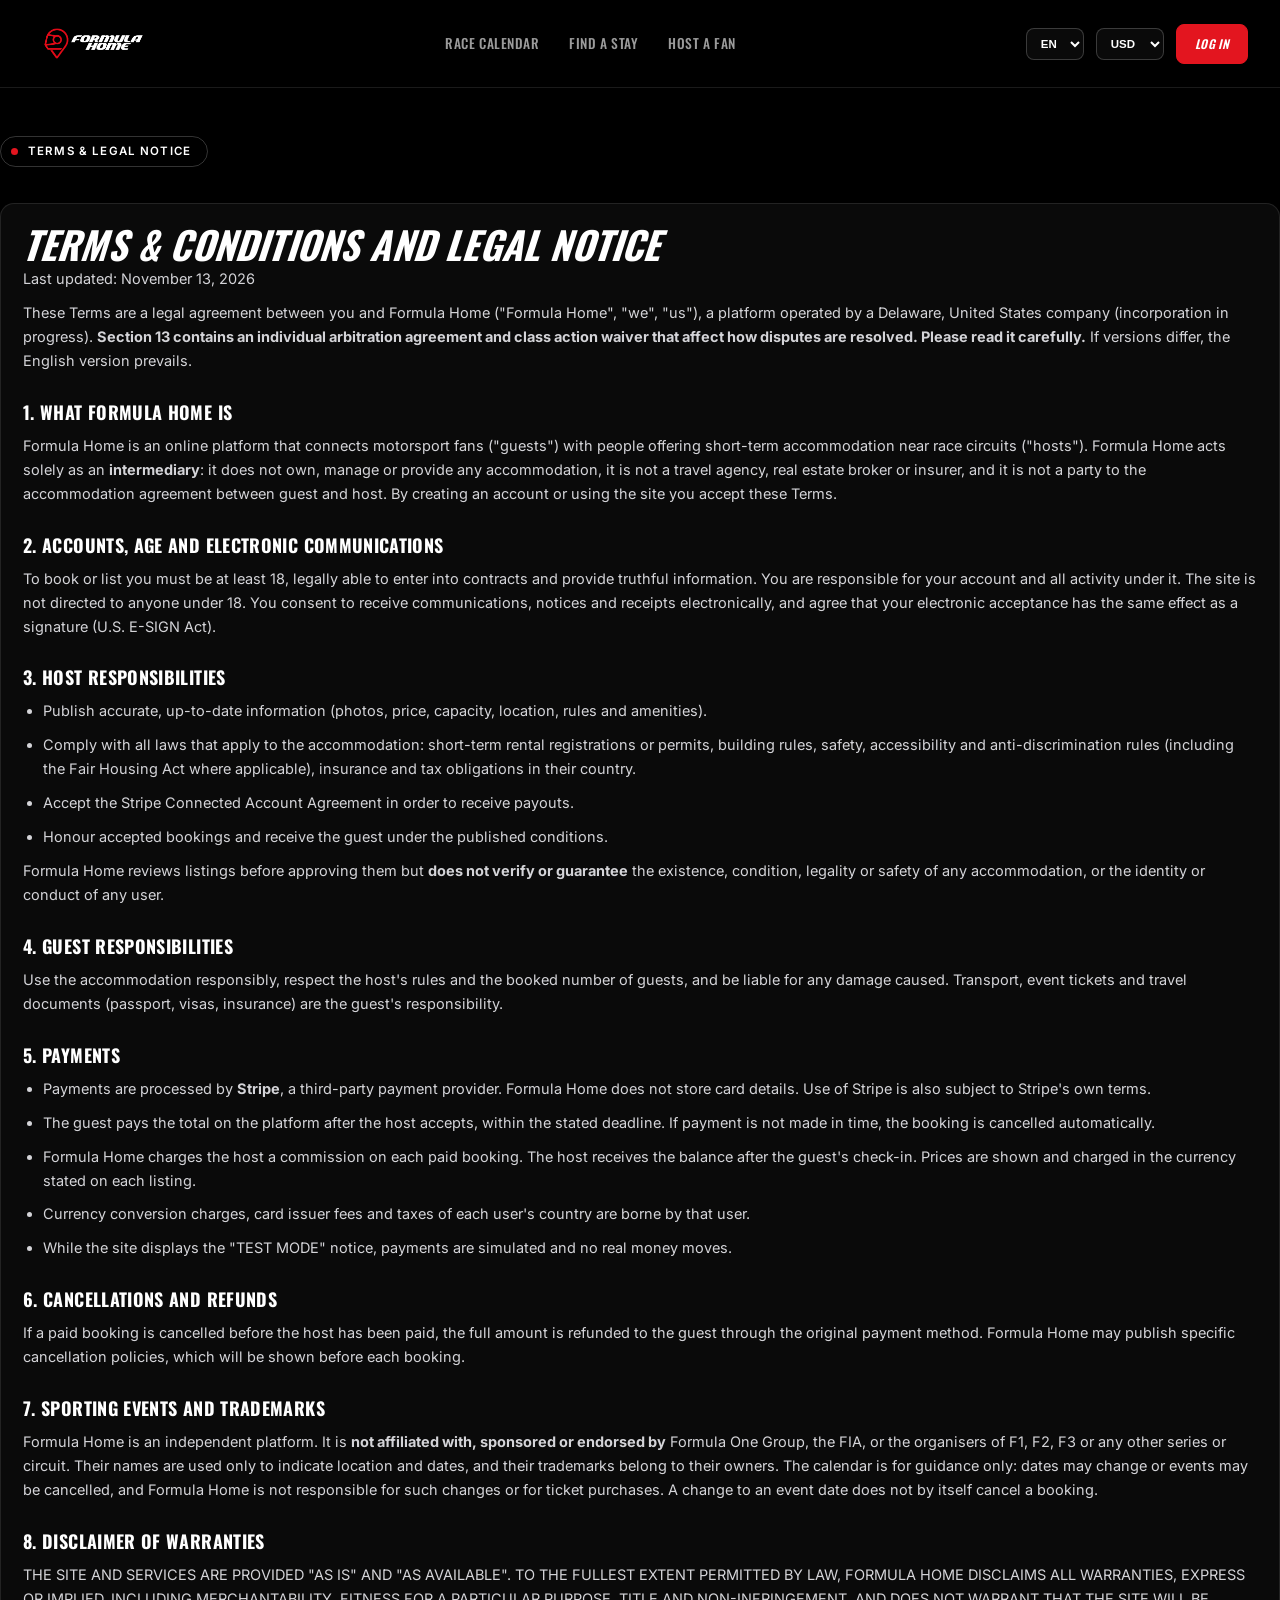
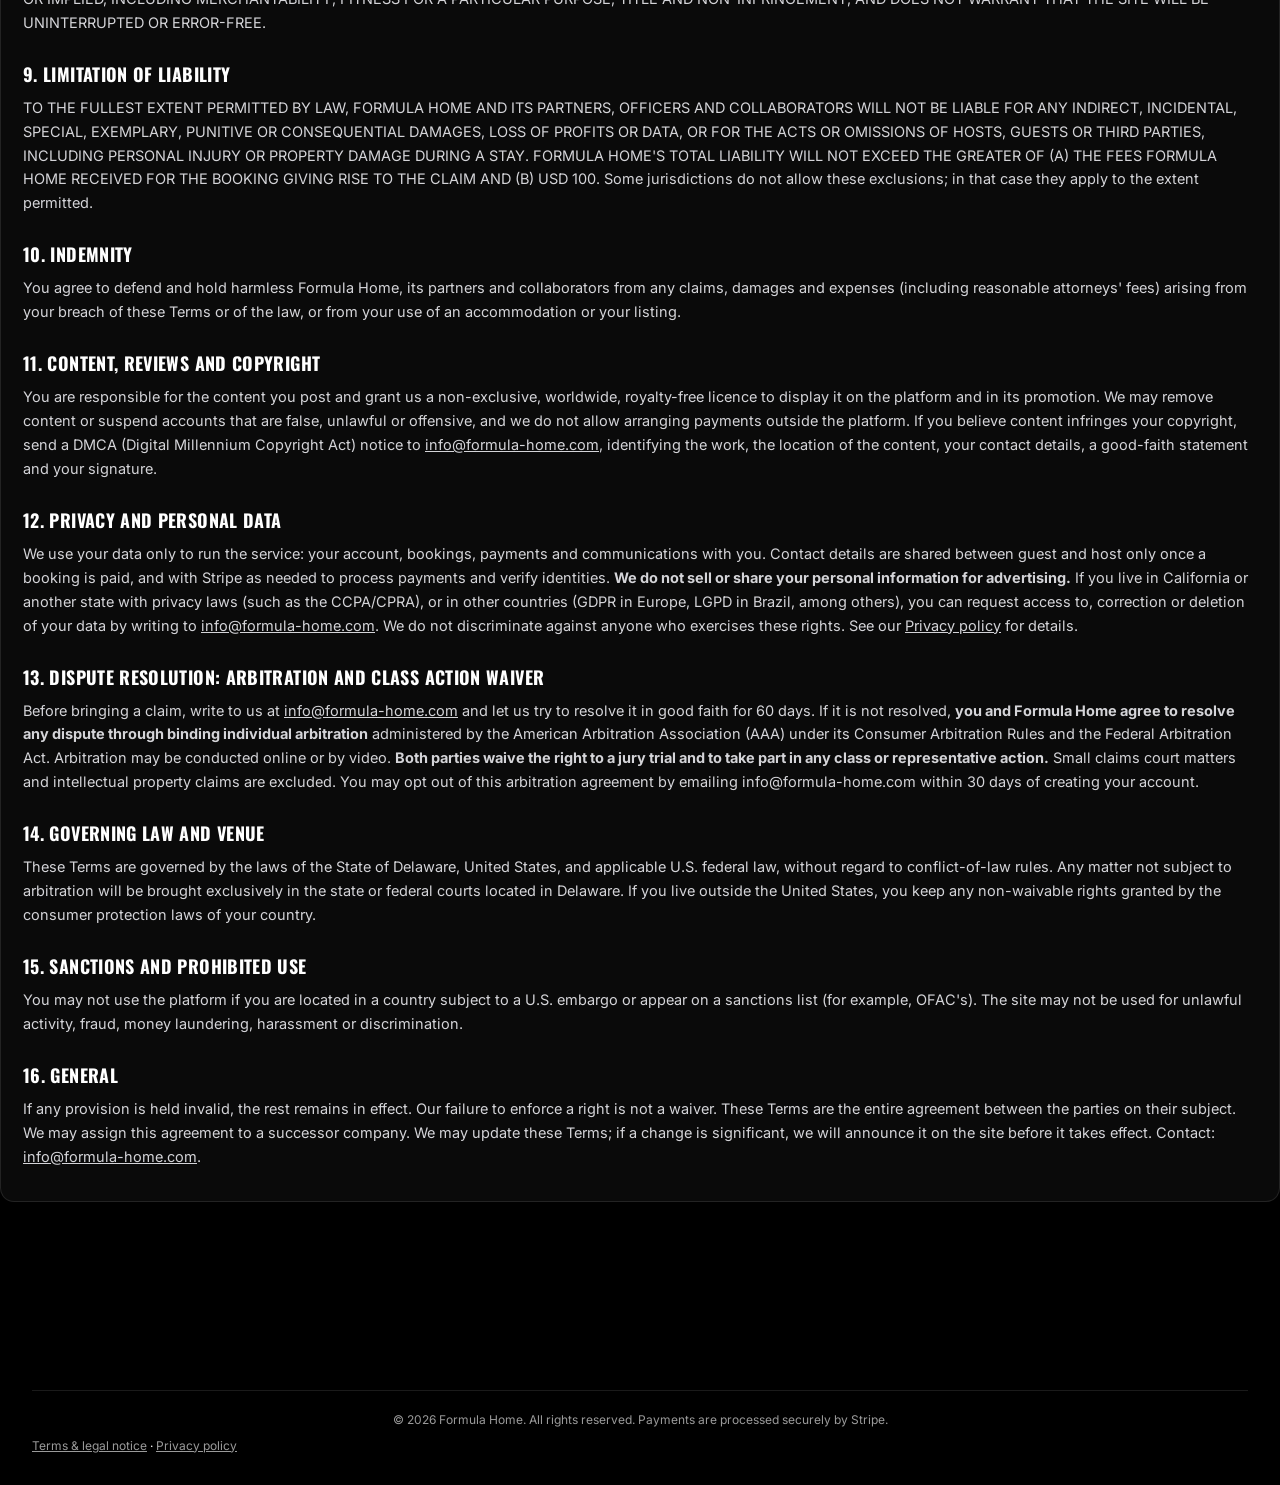
<file: legal.html>
<!doctype html>
<html lang="es">
<head>
<meta charset="UTF-8" />
<meta name="viewport" content="width=device-width, initial-scale=1.0" />
<meta name="theme-color" content="#e20a16" />
<title>Terms &amp; legal notice | Formula Home</title>
<link rel="preconnect" href="https://fonts.googleapis.com">
<link rel="preconnect" href="https://fonts.gstatic.com" crossorigin>
<link href="https://fonts.googleapis.com/css2?family=Oswald:wght@400;500;600;700&family=Inter:wght@400;500;600;700&display=swap" rel="stylesheet">
<link rel="stylesheet" href="assets/style.css">
</head>
<body>

<header class="nav">
  <div class="nav-top">
    <a href="index.html" class="logo"><img src="assets/logo.jpg" alt="Formula Home" /></a>
    <nav class="main-links">
      <a href="calendar.html" data-i18n="nav.calendar">Race calendar</a>
      <a href="search.html" data-i18n="nav.stay">Find a stay</a>
      <a href="host-register.html" data-i18n="nav.host">Host a fan</a>
    </nav>
    <div class="nav-right">
      <select class="lang-select" id="lang-select">
        <option value="en">EN</option>
        <option value="es">ES</option>
        <option value="pt">PT</option>
        <option value="fr">FR</option>
        <option value="de">DE</option>
        <option value="it">IT</option>
        <option value="ja">JA</option>
        <option value="zh">ZH</option>
      </select>
      <select class="currency-select" id="currency-select">
        <option value="USD">USD</option>
        <option value="EUR">EUR</option>
        <option value="GBP">GBP</option>
        <option value="ARS">ARS</option>
        <option value="BRL">BRL</option>
        <option value="MXN">MXN</option>
        <option value="JPY">JPY</option>
        <option value="CNY">CNY</option>
      </select>
    </div>
    <button class="burger" id="burger" aria-label="Menu"><span></span><span></span><span></span></button>
  </div>
  <div class="mobile-menu" id="mobile-menu">
<div style="display:flex; gap:10px; margin:10px 0 4px;">
      <select class="lang-select" id="lang-select-mobile">
        <option value="en">EN</option>
        <option value="es">ES</option>
        <option value="pt">PT</option>
        <option value="fr">FR</option>
        <option value="de">DE</option>
        <option value="it">IT</option>
        <option value="ja">JA</option>
        <option value="zh">ZH</option>
      </select>
      <select class="currency-select" id="currency-select-mobile">
        <option value="USD">USD</option>
        <option value="EUR">EUR</option>
        <option value="GBP">GBP</option>
        <option value="ARS">ARS</option>
        <option value="BRL">BRL</option>
        <option value="MXN">MXN</option>
        <option value="JPY">JPY</option>
        <option value="CNY">CNY</option>
      </select>
    </div>
    <a href="calendar.html" data-i18n="nav.calendar">Race calendar</a>
    <a href="search.html" data-i18n="nav.stay">Find a stay</a>
    <a href="host-register.html" data-i18n="nav.host">Host a fan</a>
  </div>
</header>

<main class="wrap form-page legal-page">
  <div class="form-head">
    <div class="eyebrow"><span class="dot"></span><span data-i18n="p.legal">Terms &amp; legal notice</span></div>
  </div>

  <article class="panel legal" data-legal-lang="es">
    <h1 class="headline" style="font-size:clamp(26px,4vw,38px)">Términos y condiciones y aviso legal</h1>
    <p class="muted">Última actualización: 13 de noviembre de 2026</p>
    <p>Estos Términos son un acuerdo legal entre vos y Formula Home ("Formula Home", "nosotros"), plataforma operada por una sociedad del Estado de Delaware, Estados Unidos (en proceso de constitución). <b>La sección 13 incluye un acuerdo de arbitraje individual y una renuncia a acciones colectivas que afectan cómo se resuelven los conflictos. Leela con atención.</b> En caso de diferencias entre versiones, prevalece la versión en inglés.</p>

    <h3>1. Qué es Formula Home</h3>
    <p>Formula Home es una plataforma online que conecta a fanáticos del automovilismo ("huéspedes") con personas que ofrecen alojamiento temporario cerca de los circuitos ("anfitriones"). Formula Home actúa únicamente como <b>intermediario</b>: no es propietario, administrador ni prestador de los alojamientos, no es una agencia de viajes, agente inmobiliario ni aseguradora, y no es parte del acuerdo de alojamiento que celebran huésped y anfitrión. Al crear una cuenta o usar el sitio aceptás estos Términos.</p>

    <h3>2. Cuentas, edad y comunicaciones electrónicas</h3>
    <p>Para reservar o publicar tenés que ser mayor de 18 años, tener capacidad legal para contratar y dar información verdadera. Sos responsable de tu cuenta y de todo lo que se haga con ella. El sitio no está dirigido a menores de 18 años. Aceptás recibir comunicaciones, avisos y comprobantes por medios electrónicos, y que tu aceptación electrónica tenga la misma validez que una firma (E-SIGN Act de EE.UU.).</p>

    <h3>3. Responsabilidades del anfitrión</h3>
    <ul>
      <li>Publicar información verdadera y actualizada (fotos, precio, capacidad, ubicación, reglas y comodidades).</li>
      <li>Cumplir todas las leyes aplicables a su alojamiento: registros o permisos de alquiler temporario, reglamentos de edificio, normas de seguridad, accesibilidad y no discriminación (incluida la Fair Housing Act cuando corresponda), seguros y obligaciones fiscales de su país.</li>
      <li>Aceptar el Acuerdo de Cuenta Conectada de Stripe para recibir pagos.</li>
      <li>Respetar las reservas aceptadas y recibir al huésped en las condiciones publicadas.</li>
    </ul>
    <p>Formula Home revisa las publicaciones antes de aprobarlas, pero <b>no verifica ni garantiza</b> la existencia, el estado, la legalidad o la seguridad de los alojamientos, ni la identidad o conducta de los usuarios.</p>

    <h3>4. Responsabilidades del huésped</h3>
    <p>Usar el alojamiento de forma responsable, respetar las reglas del anfitrión y la cantidad de huéspedes reservada, y responder por los daños que cause. Traslados, entradas a eventos y documentación de viaje (pasaporte, visas, seguros) son responsabilidad del huésped.</p>

    <h3>5. Pagos</h3>
    <ul>
      <li>Los pagos se procesan a través de <b>Stripe</b>, proveedor de pagos externo. Formula Home no almacena datos de tarjetas. El uso de Stripe está sujeto también a sus propios términos.</li>
      <li>El huésped paga el total en la plataforma después de que el anfitrión acepta, dentro del plazo indicado. Si no paga a tiempo, la reserva se cancela automáticamente.</li>
      <li>Formula Home cobra una comisión al anfitrión sobre cada reserva pagada. El anfitrión recibe el saldo después del check-in del huésped. Los precios se muestran y cobran en la moneda indicada en cada publicación.</li>
      <li>Cargos por conversión de moneda, comisiones del banco emisor e impuestos del país de cada usuario corren por su cuenta.</li>
      <li>Mientras el sitio muestre el aviso "MODO PRUEBA", los pagos son simulados y no se mueve dinero real.</li>
    </ul>

    <h3>6. Cancelaciones y reembolsos</h3>
    <p>Si una reserva pagada se cancela antes de que el anfitrión reciba el pago, se reembolsa el total al huésped por el mismo medio de pago. Formula Home podrá publicar políticas de cancelación específicas, que se informarán antes de cada reserva.</p>

    <h3>7. Eventos deportivos y marcas</h3>
    <p>Formula Home es una plataforma independiente. <b>No está afiliada, patrocinada ni aprobada</b> por Formula One Group, la FIA, ni por los organizadores de F1, F2, F3 u otras categorías o circuitos. Sus nombres se usan solo para indicar ubicación y fechas, y sus marcas pertenecen a sus titulares. El calendario es orientativo: las fechas pueden cambiar o los eventos cancelarse, y Formula Home no responde por esos cambios ni por la compra de entradas. Un cambio de fecha del evento no cancela por sí mismo una reserva.</p>

    <h3>8. Exclusión de garantías</h3>
    <p>EL SITIO Y LOS SERVICIOS SE OFRECEN "TAL COMO ESTÁN" Y "SEGÚN DISPONIBILIDAD". EN LA MÁXIMA MEDIDA PERMITIDA POR LA LEY, FORMULA HOME EXCLUYE TODA GARANTÍA, EXPRESA O IMPLÍCITA, INCLUIDAS LAS DE COMERCIABILIDAD, IDONEIDAD PARA UN FIN DETERMINADO, TITULARIDAD Y NO INFRACCIÓN, Y NO GARANTIZA QUE EL SITIO FUNCIONE SIN INTERRUPCIONES NI ERRORES.</p>

    <h3>9. Limitación de responsabilidad</h3>
    <p>EN LA MÁXIMA MEDIDA PERMITIDA POR LA LEY, FORMULA HOME, SUS SOCIOS, DIRECTIVOS Y COLABORADORES NO SERÁN RESPONSABLES POR DAÑOS INDIRECTOS, INCIDENTALES, ESPECIALES, EJEMPLARES, PUNITIVOS O CONSECUENTES, LUCRO CESANTE O PÉRDIDA DE DATOS, NI POR ACTOS U OMISIONES DE ANFITRIONES, HUÉSPEDES O TERCEROS, INCLUIDOS DAÑOS PERSONALES O MATERIALES DURANTE UNA ESTADÍA. LA RESPONSABILIDAD TOTAL DE FORMULA HOME NO SUPERARÁ EL MAYOR ENTRE (A) LAS COMISIONES QUE FORMULA HOME HAYA COBRADO POR LA RESERVA QUE ORIGINA EL RECLAMO Y (B) USD 100. Algunas jurisdicciones no permiten estas exclusiones; en ese caso se aplican en la medida permitida.</p>

    <h3>10. Indemnidad</h3>
    <p>Aceptás defender y mantener indemne a Formula Home, sus socios y colaboradores frente a reclamos, daños y gastos (incluidos honorarios razonables de abogados) derivados del incumplimiento de estos Términos o de la ley por tu parte, o del uso que hagas de un alojamiento o de tu publicación.</p>

    <h3>11. Contenido, reseñas y derechos de autor</h3>
    <p>Sos responsable del contenido que publicás y nos das una licencia no exclusiva, mundial y gratuita para mostrarlo en la plataforma y en su promoción. Podemos quitar contenido o suspender cuentas que sean falsas, ilegales u ofensivas, y no permitimos acordar pagos por fuera de la plataforma. Si creés que un contenido infringe tus derechos de autor, envianos un aviso conforme a la DMCA (Digital Millennium Copyright Act) a <a href="mailto:info@formula-home.com">info@formula-home.com</a>, con la identificación de la obra, la ubicación del contenido, tus datos de contacto, una declaración de buena fe y tu firma.</p>

    <h3>12. Privacidad y datos personales</h3>
    <p>Usamos tus datos solo para operar el servicio: tu cuenta, las reservas, los pagos y la comunicación con vos. Compartimos los datos de contacto entre huésped y anfitrión recién cuando la reserva está pagada, y con Stripe lo necesario para procesar pagos y verificar identidades. <b>No vendemos ni compartimos tus datos personales para publicidad.</b> Si residís en California u otro estado con leyes de privacidad (como la CCPA/CPRA), o en otros países (RGPD en Europa, LGPD en Brasil, entre otras), podés pedir acceso, corrección o eliminación de tus datos escribiendo a <a href="mailto:info@formula-home.com">info@formula-home.com</a>. No discriminamos a quien ejerce estos derechos. Más detalle en nuestra <a href="privacy.html">Política de privacidad</a>.</p>

    <h3>13. Resolución de conflictos: arbitraje y renuncia a acciones colectivas</h3>
    <p>Antes de iniciar un reclamo, escribinos a <a href="mailto:info@formula-home.com">info@formula-home.com</a> y tratemos de resolverlo de buena fe durante 60 días. Si no se resuelve, <b>vos y Formula Home acuerdan resolver cualquier conflicto mediante arbitraje individual y vinculante</b> administrado por la American Arbitration Association (AAA) según sus Reglas de Arbitraje de Consumo, bajo la Federal Arbitration Act. El arbitraje puede hacerse online o por videollamada. <b>Ambas partes renuncian a juicio por jurado y a participar en acciones colectivas o representativas.</b> Quedan excluidos los reclamos ante tribunales de menor cuantía (small claims) y los reclamos por propiedad intelectual. Podés optar por no quedar sujeto a este arbitraje enviando un email a info@formula-home.com dentro de los 30 días de crear tu cuenta.</p>

    <h3>14. Ley aplicable y jurisdicción</h3>
    <p>Estos Términos se rigen por las leyes del Estado de Delaware, Estados Unidos, y por la ley federal de EE.UU., sin considerar sus normas de conflicto de leyes. Cualquier asunto no sujeto a arbitraje se tramitará exclusivamente ante los tribunales estatales o federales con sede en Delaware. Si residís fuera de EE.UU., conservás los derechos irrenunciables que te otorguen las leyes de protección al consumidor de tu país.</p>

    <h3>15. Sanciones y uso prohibido</h3>
    <p>No podés usar la plataforma si estás en un país sujeto a embargo de EE.UU. o figurás en listas de personas sancionadas (por ejemplo, de la OFAC). No está permitido usar el sitio para actividades ilegales, fraude, lavado de dinero, acoso o discriminación.</p>

    <h3>16. Disposiciones generales</h3>
    <p>Si alguna cláusula se considera inválida, el resto sigue vigente. Que no ejerzamos un derecho no implica renunciar a él. Estos Términos son el acuerdo completo entre las partes sobre su objeto. Podemos ceder este acuerdo a una sociedad sucesora. Podemos actualizar estos Términos; si el cambio es importante, lo avisaremos en el sitio antes de que entre en vigencia. Contacto: <a href="mailto:info@formula-home.com">info@formula-home.com</a>.</p>
  </article>

  <article class="panel legal" data-legal-lang="en" hidden>
    <h1 class="headline" style="font-size:clamp(26px,4vw,38px)">Terms &amp; conditions and legal notice</h1>
    <p class="muted">Last updated: November 13, 2026</p>
    <p>These Terms are a legal agreement between you and Formula Home ("Formula Home", "we", "us"), a platform operated by a Delaware, United States company (incorporation in progress). <b>Section 13 contains an individual arbitration agreement and class action waiver that affect how disputes are resolved. Please read it carefully.</b> If versions differ, the English version prevails.</p>

    <h3>1. What Formula Home is</h3>
    <p>Formula Home is an online platform that connects motorsport fans ("guests") with people offering short-term accommodation near race circuits ("hosts"). Formula Home acts solely as an <b>intermediary</b>: it does not own, manage or provide any accommodation, it is not a travel agency, real estate broker or insurer, and it is not a party to the accommodation agreement between guest and host. By creating an account or using the site you accept these Terms.</p>

    <h3>2. Accounts, age and electronic communications</h3>
    <p>To book or list you must be at least 18, legally able to enter into contracts and provide truthful information. You are responsible for your account and all activity under it. The site is not directed to anyone under 18. You consent to receive communications, notices and receipts electronically, and agree that your electronic acceptance has the same effect as a signature (U.S. E-SIGN Act).</p>

    <h3>3. Host responsibilities</h3>
    <ul>
      <li>Publish accurate, up-to-date information (photos, price, capacity, location, rules and amenities).</li>
      <li>Comply with all laws that apply to the accommodation: short-term rental registrations or permits, building rules, safety, accessibility and anti-discrimination rules (including the Fair Housing Act where applicable), insurance and tax obligations in their country.</li>
      <li>Accept the Stripe Connected Account Agreement in order to receive payouts.</li>
      <li>Honour accepted bookings and receive the guest under the published conditions.</li>
    </ul>
    <p>Formula Home reviews listings before approving them but <b>does not verify or guarantee</b> the existence, condition, legality or safety of any accommodation, or the identity or conduct of any user.</p>

    <h3>4. Guest responsibilities</h3>
    <p>Use the accommodation responsibly, respect the host's rules and the booked number of guests, and be liable for any damage caused. Transport, event tickets and travel documents (passport, visas, insurance) are the guest's responsibility.</p>

    <h3>5. Payments</h3>
    <ul>
      <li>Payments are processed by <b>Stripe</b>, a third-party payment provider. Formula Home does not store card details. Use of Stripe is also subject to Stripe's own terms.</li>
      <li>The guest pays the total on the platform after the host accepts, within the stated deadline. If payment is not made in time, the booking is cancelled automatically.</li>
      <li>Formula Home charges the host a commission on each paid booking. The host receives the balance after the guest's check-in. Prices are shown and charged in the currency stated on each listing.</li>
      <li>Currency conversion charges, card issuer fees and taxes of each user's country are borne by that user.</li>
      <li>While the site displays the "TEST MODE" notice, payments are simulated and no real money moves.</li>
    </ul>

    <h3>6. Cancellations and refunds</h3>
    <p>If a paid booking is cancelled before the host has been paid, the full amount is refunded to the guest through the original payment method. Formula Home may publish specific cancellation policies, which will be shown before each booking.</p>

    <h3>7. Sporting events and trademarks</h3>
    <p>Formula Home is an independent platform. It is <b>not affiliated with, sponsored or endorsed by</b> Formula One Group, the FIA, or the organisers of F1, F2, F3 or any other series or circuit. Their names are used only to indicate location and dates, and their trademarks belong to their owners. The calendar is for guidance only: dates may change or events may be cancelled, and Formula Home is not responsible for such changes or for ticket purchases. A change to an event date does not by itself cancel a booking.</p>

    <h3>8. Disclaimer of warranties</h3>
    <p>THE SITE AND SERVICES ARE PROVIDED "AS IS" AND "AS AVAILABLE". TO THE FULLEST EXTENT PERMITTED BY LAW, FORMULA HOME DISCLAIMS ALL WARRANTIES, EXPRESS OR IMPLIED, INCLUDING MERCHANTABILITY, FITNESS FOR A PARTICULAR PURPOSE, TITLE AND NON-INFRINGEMENT, AND DOES NOT WARRANT THAT THE SITE WILL BE UNINTERRUPTED OR ERROR-FREE.</p>

    <h3>9. Limitation of liability</h3>
    <p>TO THE FULLEST EXTENT PERMITTED BY LAW, FORMULA HOME AND ITS PARTNERS, OFFICERS AND COLLABORATORS WILL NOT BE LIABLE FOR ANY INDIRECT, INCIDENTAL, SPECIAL, EXEMPLARY, PUNITIVE OR CONSEQUENTIAL DAMAGES, LOSS OF PROFITS OR DATA, OR FOR THE ACTS OR OMISSIONS OF HOSTS, GUESTS OR THIRD PARTIES, INCLUDING PERSONAL INJURY OR PROPERTY DAMAGE DURING A STAY. FORMULA HOME'S TOTAL LIABILITY WILL NOT EXCEED THE GREATER OF (A) THE FEES FORMULA HOME RECEIVED FOR THE BOOKING GIVING RISE TO THE CLAIM AND (B) USD 100. Some jurisdictions do not allow these exclusions; in that case they apply to the extent permitted.</p>

    <h3>10. Indemnity</h3>
    <p>You agree to defend and hold harmless Formula Home, its partners and collaborators from any claims, damages and expenses (including reasonable attorneys' fees) arising from your breach of these Terms or of the law, or from your use of an accommodation or your listing.</p>

    <h3>11. Content, reviews and copyright</h3>
    <p>You are responsible for the content you post and grant us a non-exclusive, worldwide, royalty-free licence to display it on the platform and in its promotion. We may remove content or suspend accounts that are false, unlawful or offensive, and we do not allow arranging payments outside the platform. If you believe content infringes your copyright, send a DMCA (Digital Millennium Copyright Act) notice to <a href="mailto:info@formula-home.com">info@formula-home.com</a>, identifying the work, the location of the content, your contact details, a good-faith statement and your signature.</p>

    <h3>12. Privacy and personal data</h3>
    <p>We use your data only to run the service: your account, bookings, payments and communications with you. Contact details are shared between guest and host only once a booking is paid, and with Stripe as needed to process payments and verify identities. <b>We do not sell or share your personal information for advertising.</b> If you live in California or another state with privacy laws (such as the CCPA/CPRA), or in other countries (GDPR in Europe, LGPD in Brazil, among others), you can request access to, correction or deletion of your data by writing to <a href="mailto:info@formula-home.com">info@formula-home.com</a>. We do not discriminate against anyone who exercises these rights. See our <a href="privacy.html">Privacy policy</a> for details.</p>

    <h3>13. Dispute resolution: arbitration and class action waiver</h3>
    <p>Before bringing a claim, write to us at <a href="mailto:info@formula-home.com">info@formula-home.com</a> and let us try to resolve it in good faith for 60 days. If it is not resolved, <b>you and Formula Home agree to resolve any dispute through binding individual arbitration</b> administered by the American Arbitration Association (AAA) under its Consumer Arbitration Rules and the Federal Arbitration Act. Arbitration may be conducted online or by video. <b>Both parties waive the right to a jury trial and to take part in any class or representative action.</b> Small claims court matters and intellectual property claims are excluded. You may opt out of this arbitration agreement by emailing info@formula-home.com within 30 days of creating your account.</p>

    <h3>14. Governing law and venue</h3>
    <p>These Terms are governed by the laws of the State of Delaware, United States, and applicable U.S. federal law, without regard to conflict-of-law rules. Any matter not subject to arbitration will be brought exclusively in the state or federal courts located in Delaware. If you live outside the United States, you keep any non-waivable rights granted by the consumer protection laws of your country.</p>

    <h3>15. Sanctions and prohibited use</h3>
    <p>You may not use the platform if you are located in a country subject to a U.S. embargo or appear on a sanctions list (for example, OFAC's). The site may not be used for unlawful activity, fraud, money laundering, harassment or discrimination.</p>

    <h3>16. General</h3>
    <p>If any provision is held invalid, the rest remains in effect. Our failure to enforce a right is not a waiver. These Terms are the entire agreement between the parties on their subject. We may assign this agreement to a successor company. We may update these Terms; if a change is significant, we will announce it on the site before it takes effect. Contact: <a href="mailto:info@formula-home.com">info@formula-home.com</a>.</p>
  </article>
</main>


<footer>
  <div class="wrap">
    <div class="foot-bottom" data-i18n="foot.copyright">© 2026 Formula Home. All rights reserved.</div>
  </div>
</footer>

<script src="assets/supabase.js"></script>
<script src="assets/i18n.js"></script>
<script src="assets/i18n-platform.js"></script>
<script src="assets/config.js"></script>
<script src="assets/app.js"></script>
<script>
FH.wire();
function showLegal(){ const es = getLang() === 'es'; document.querySelectorAll('[data-legal-lang]').forEach(a => { a.hidden = (a.dataset.legalLang === 'es') !== es; }); }
window.onLangChange = showLegal; showLegal();
</script>
</body>
</html>
</file>
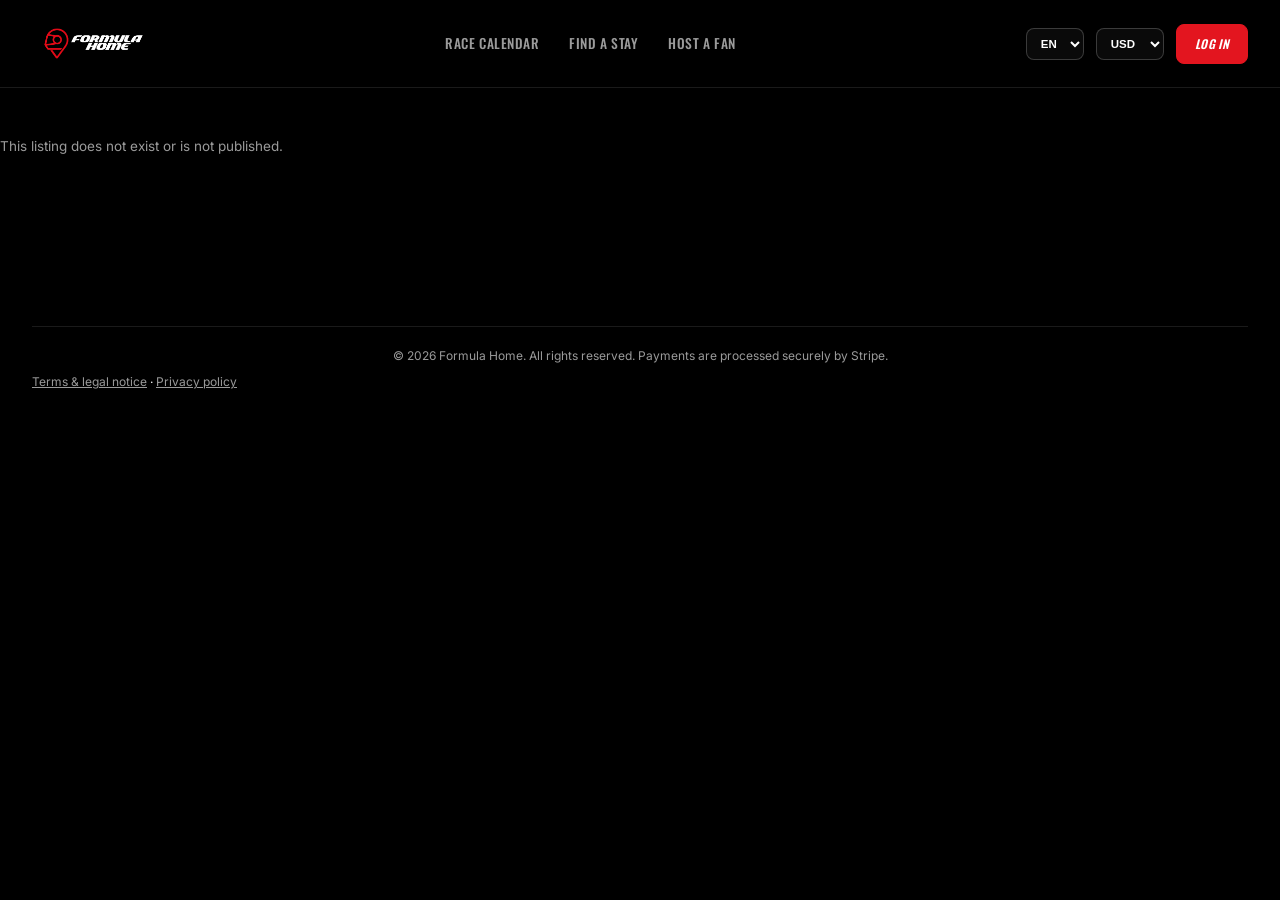
<file: listing.html>
<!doctype html>
<html lang="es">
<head>
<meta charset="UTF-8" />
<meta name="viewport" content="width=device-width, initial-scale=1.0" />
<meta name="theme-color" content="#e20a16" />
<title>Listing | Formula Home</title>
<link rel="preconnect" href="https://fonts.googleapis.com">
<link rel="preconnect" href="https://fonts.gstatic.com" crossorigin>
<link href="https://fonts.googleapis.com/css2?family=Oswald:wght@400;500;600;700&family=Inter:wght@400;500;600;700&display=swap" rel="stylesheet">
<link rel="stylesheet" href="assets/leaflet/leaflet.css" />
<link rel="stylesheet" href="assets/style.css">
</head>
<body>

<header class="nav">
  <div class="nav-top">
    <a href="index.html" class="logo"><img src="assets/logo.jpg" alt="Formula Home" /></a>
    <nav class="main-links">
      <a href="calendar.html" data-i18n="nav.calendar">Race calendar</a>
      <a href="search.html" data-i18n="nav.stay">Find a stay</a>
      <a href="host-register.html" data-i18n="nav.host">Host a fan</a>
    </nav>
    <div class="nav-right">
      <select class="lang-select" id="lang-select">
        <option value="en">EN</option>
        <option value="es">ES</option>
        <option value="pt">PT</option>
        <option value="fr">FR</option>
        <option value="de">DE</option>
        <option value="it">IT</option>
        <option value="ja">JA</option>
        <option value="zh">ZH</option>
      </select>
      <select class="currency-select" id="currency-select">
        <option value="USD">USD</option>
        <option value="EUR">EUR</option>
        <option value="GBP">GBP</option>
        <option value="ARS">ARS</option>
        <option value="BRL">BRL</option>
        <option value="MXN">MXN</option>
        <option value="JPY">JPY</option>
        <option value="CNY">CNY</option>
      </select>
    </div>
    <button class="burger" id="burger" aria-label="Menu"><span></span><span></span><span></span></button>
  </div>
  <div class="mobile-menu" id="mobile-menu">
<div style="display:flex; gap:10px; margin:10px 0 4px;">
      <select class="lang-select" id="lang-select-mobile">
        <option value="en">EN</option>
        <option value="es">ES</option>
        <option value="pt">PT</option>
        <option value="fr">FR</option>
        <option value="de">DE</option>
        <option value="it">IT</option>
        <option value="ja">JA</option>
        <option value="zh">ZH</option>
      </select>
      <select class="currency-select" id="currency-select-mobile">
        <option value="USD">USD</option>
        <option value="EUR">EUR</option>
        <option value="GBP">GBP</option>
        <option value="ARS">ARS</option>
        <option value="BRL">BRL</option>
        <option value="MXN">MXN</option>
        <option value="JPY">JPY</option>
        <option value="CNY">CNY</option>
      </select>
    </div>
    <a href="calendar.html" data-i18n="nav.calendar">Race calendar</a>
    <a href="search.html" data-i18n="nav.stay">Find a stay</a>
    <a href="host-register.html" data-i18n="nav.host">Host a fan</a>
  </div>
</header>

<main class="wrap form-page">

  <div id="ls-root"><p class="muted" data-i18n="search.loadingResultsMap">Loading…</p></div>

</main>

<footer>
  <div class="wrap">
    <div class="foot-bottom" data-i18n="foot.copyright">© 2026 Formula Home. All rights reserved.</div>
  </div>
</footer>

<script src="assets/leaflet/leaflet.js"></script>
<script src="assets/supabase.js"></script>
<script src="assets/i18n.js"></script>
<script src="assets/i18n-platform.js"></script>
<script src="assets/config.js"></script>
<script src="assets/races.js"></script>
<script src="assets/app.js"></script>
<script>

FH.wire();
const sb = FH.sb;
const ID = new URLSearchParams(location.search).get('id');
let H = null, BUSY = [], ME = null, mapObj = null;
window.onLangChange = () => { if(H) render(); };
window.onCurrencyChange = () => { updateTotal(); };

(async () => {
  const root = document.getElementById('ls-root');
  if(!ID || !/^[0-9a-f-]{36}$/i.test(ID)){ root.innerHTML = '<p class="muted">' + FH.esc(t('p.ls.notFound')) + '</p>'; return; }
  ME = await FH.user();
  const { data, error } = await sb.from('hosts').select(FH.LISTING_COLS).eq('id', ID).maybeSingle();
  if(error || !data || (data.status !== 'approved' && !(ME && data.owner_id === ME.id))){ root.innerHTML = '<p class="muted">' + FH.esc(t('p.ls.notFound')) + '</p>'; return; }
  H = data;
  const busy = await sb.rpc('host_busy_dates', { p_host: ID });
  BUSY = busy.data || [];
  render();
  loadReviews();
})();

function hostCard(){
  const nm = H.name || ''; if(!nm) return '';
  const av = H.host_photo ? '<img src="' + FH.esc(H.host_photo) + '" alt="">' : FH.esc(nm.charAt(0).toUpperCase());
  const langs = (H.host_langs || []).length ? '<div class="sub">' + FH.esc(t('p.host.langs')) + ': ' + FH.esc(H.host_langs.join(', ')) + '</div>' : '';
  const since = H.host_since ? '<div class="sub">' + FH.esc(t('p.host.since')) + ' ' + H.host_since + '</div>' : '';
  return '<div class="panel"><h3>' + FH.esc(t('p.host.title')) + '</h3><div class="host-box"><div class="host-av">' + av + '</div><div><b>' + FH.esc(nm) + '</b>' + (H.is_demo ? ' <span class="demo-tag">' + FH.esc(t('p.demo.tag')) + '</span>' : '') + since + langs + '<div id="host-rating" class="sub">' + FH.esc(window.__hostRatingTxt || '') + '</div></div></div>' +
    (H.host_bio ? '<p style="font-size:14.5px;margin-top:12px">' + FH.esc(H.host_bio) + '</p>' : '') + '</div>';
}

function render(){
  const root = document.getElementById('ls-root');
  const photos = H.photo_urls || [];
  const gal = !photos.length ? '<div class="ph-empty">' + FH.esc(t('p.ls.photo')) + '</div>' :
    '<div class="gallery' + (photos.length === 1 ? ' one' : '') + '">' + photos.slice(0, 3).map((u, i) => '<img class="' + (i === 0 ? 'g-main' : '') + '" src="' + FH.esc(u) + '" alt="" loading="lazy">').join('') + '</div>';
  const isOwner = ME && H.owner_id === ME.id;
  let bookBox;
  if(H.is_demo) bookBox = '<p class="muted">' + FH.esc(t('p.demo.nobook')) + '</p>';
  else if(isOwner) bookBox = '<p class="muted">' + FH.esc(t('p.ls.ownListing')) + '</p>';
  else if(!H.owner_id) bookBox = '<p class="muted">' + FH.esc(t('p.ls.notBookable')) + '</p>';
  else if(H.status !== 'approved') bookBox = '<p class="muted">' + FH.esc(t('p.ls.unavailable')) + '</p>';
  else bookBox =
    '<form id="book-form" novalidate>' +
      '<div class="field-row"><div class="field-group"><label>' + FH.esc(t('p.ls.checkin')) + '</label><input type="date" name="in" min="' + FH.today() + '" required></div>' +
      '<div class="field-group"><label>' + FH.esc(t('p.ls.checkout')) + '</label><input type="date" name="out" min="' + FH.today() + '" required></div></div>' +
      '<div class="field-group"><label>' + FH.esc(t('p.ls.guests')) + '</label><input type="number" name="guests" min="1" max="' + (H.capacity || 20) + '" value="1" required></div>' +
      '<div class="field-group"><label>' + FH.esc(t('p.ls.message')) + '</label><textarea name="message" rows="3" maxlength="1000" placeholder="' + FH.esc(t('p.ls.messagePh')) + '"></textarea></div>' +
      '<div id="total-line" class="muted" style="margin-bottom:12px">' + FH.esc(t('p.ls.pickDates')) + '</div>' +
      '<button class="btn" type="submit" id="book-btn" style="width:100%; justify-content:center;">' + FH.esc(ME ? t('p.ls.send') : t('p.ls.loginToBook')) + '</button>' +
      '<div class="status-msg" id="book-msg" role="status"></div>' +
      '<p class="muted" style="margin-top:10px;font-size:12.5px">' + FH.esc(t('p.ls.note')) + '</p>' +
      '<p class="muted" style="margin-top:6px;font-size:12px"><a href="legal.html" target="_blank" style="text-decoration:underline">' + FH.esc(t('p.legal.book')) + '</a></p>' +
    '</form>';
  const busyTxt = BUSY.length ? '<div class="busy-list"><b>' + FH.esc(t('p.ls.busy')) + ':</b> ' + BUSY.map(k => FH.esc(FH.fmtD(k.start_date)) + ' → ' + FH.esc(FH.fmtD(k.end_date))).join(' · ') + '</div>' : '';
  const keepForm = document.getElementById('book-form');
  const prev = keepForm ? { i: keepForm.in.value, o: keepForm.out.value, g: keepForm.guests.value, m: keepForm.message.value } : null;
  root.innerHTML =
    '<div class="form-head" style="margin-bottom:22px"><div class="eyebrow"><span class="dot"></span><span>' + FH.esc(H.circuit) + '</span></div>' +
    '<h1 class="headline" style="font-size:clamp(26px,3.6vw,38px); margin-top:16px;">' + FH.esc(H.title || (H.city + (H.country ? ', ' + H.country : ''))) + '</h1>' +
    '<p>' + FH.esc(H.city) + (H.country ? ', ' + FH.esc(H.country) : '') + ' · ' + FH.esc(t('p.ls.hostedBy')) + ' ' + FH.esc((H.name || '').split(' ')[0]) + '</p><div id="rating-line" style="margin-top:8px"></div></div>' +
    (H.is_demo ? '<div class="demo-banner"><span class="demo-tag">' + FH.esc(t('p.demo.tag')) + '</span> ' + FH.esc(t('p.demo.banner')) + '</div>' : '') +
    gal +
    '<div class="ls-grid"><div>' +
      '<div class="panel"><h3>' + FH.esc(t('p.ls.about')) + '</h3><p style="white-space:pre-line;font-size:14.5px">' + FH.esc(H.description || '') + '</p>' +
        '<p class="muted" style="margin-top:12px">' + (H.capacity ? FH.esc(t('p.ls.capacity', { n: H.capacity })) : '') + (H.min_nights > 1 ? ' · ' + FH.esc(t('p.ls.minNights', { n: H.min_nights })) : '') + '</p></div>' +
      ((H.amenities || []).length ? '<div class="panel"><h3>' + FH.esc(t('p.ls.amenities')) + '</h3><div>' + FH.featureChips(H.amenities, FH.AMENITIES) + '</div></div>' : '') +
      (((H.rules || []).length || H.house_rules) ? '<div class="panel"><h3>' + FH.esc(t('p.ls.rules')) + '</h3><div>' + FH.featureChips(H.rules, FH.RULES) + '</div>' + (H.house_rules ? '<p style="white-space:pre-line;font-size:14.5px;margin-top:6px">' + FH.esc(H.house_rules) + '</p>' : '') + '</div>' : '') +
      hostCard() +
      '<div class="panel"><div id="ls-map"></div></div>' +
      '<div class="panel"><h3>' + FH.esc(t('p.ls.reviews')) + '</h3><div id="reviews"></div></div>' +
    '</div><div><div class="panel book-box"><div class="price-big">' + FH.esc(FH.money(H.price_per_night || 0, H.currency)) + '<span class="muted" style="font-size:14px">' + FH.esc(t('p.ls.perNight')) + '</span></div>' + busyTxt + '<div style="margin-top:14px">' + bookBox + '</div></div></div></div>';
  initMap();
  const f = document.getElementById('book-form');
  if(f){
    if(prev){ f.in.value = prev.i; f.out.value = prev.o; f.guests.value = prev.g; f.message.value = prev.m; }
    f.in.addEventListener('change', () => { if(f.in.value){ const d = FH.parseD(f.in.value); d.setDate(d.getDate() + 1); const s = d.getFullYear() + '-' + String(d.getMonth()+1).padStart(2,'0') + '-' + String(d.getDate()).padStart(2,'0'); f.out.min = s; if(f.out.value && f.out.value < s) f.out.value = ''; } updateTotal(); });
    f.out.addEventListener('change', updateTotal);
    f.addEventListener('submit', submitBooking);
    updateTotal();
  }
  if(window.__ratingHtml) document.getElementById('rating-line').innerHTML = window.__ratingHtml;
}

function initMap(){
  if(mapObj){ mapObj.remove(); mapObj = null; }
  if(typeof L === 'undefined' || !H.lat) return;
  mapObj = L.map('ls-map', { scrollWheelZoom: false }).setView([H.lat, H.lng], 12);
  L.tileLayer('https://{s}.tile.openstreetmap.org/{z}/{x}/{y}.png', { attribution: '&copy; OpenStreetMap contributors', maxZoom: 18 }).addTo(mapObj);
  L.marker([H.lat, H.lng]).addTo(mapObj);
}

function overlaps(a, b){ return BUSY.some(k => a < k.end_date && b > k.start_date); }
async function updateTotal(){
  const f = document.getElementById('book-form'); if(!f) return;
  const line = document.getElementById('total-line');
  const a = f.in.value, b = f.out.value;
  if(!a || !b || b <= a){ line.textContent = t('p.ls.pickDates'); return; }
  const n = FH.nightsBetween(a, b);
  let txt = n + ' ' + t('p.ls.nights') + ' · ' + t('p.acc.total') + ': ' + FH.money(H.price_per_night * n, H.currency);
  if(overlaps(a, b)) { line.textContent = t('p.ls.datesConflict'); return; }
  line.textContent = txt;
  const cur = getDisplayCurrency();
  if(cur !== H.currency){ try { const c = await convertPrice(H.price_per_night * n, H.currency); line.textContent = txt + ' (≈ ' + formatMoney(c.amount, c.currency) + ')'; } catch(e){} }
}

async function submitBooking(e){
  e.preventDefault();
  const f = e.target, msg = document.getElementById('book-msg'), btn = document.getElementById('book-btn');
  if(!ME){ location.href = 'auth.html?next=' + encodeURIComponent('listing.html?id=' + ID); return; }
  if(!f.in.value || !f.out.value){ FH.toast(msg, t('p.ls.pickDates'), false); return; }
  if(overlaps(f.in.value, f.out.value)){ FH.toast(msg, t('p.ls.datesConflict'), false); return; }
  btn.disabled = true; FH.toast(msg, t('p.ls.sending'), true);
  const { error } = await sb.rpc('request_booking', { p_host: ID, p_in: f.in.value, p_out: f.out.value, p_guests: parseInt(f.guests.value, 10) || 1, p_message: f.message.value || null });
  btn.disabled = false;
  if(error){ FH.toast(msg, FH.errText(error), false); return; }
  FH.toast(msg, t('p.ls.sent'), true);
  setTimeout(() => { location.href = 'account.html#trips'; }, 1600);
}

async function loadReviews(){
  const { data } = await sb.from('reviews').select('rating, comment, guest_name, created_at').eq('host_id', ID).order('created_at', { ascending: false }).limit(100);
  const box = document.getElementById('reviews'); if(!box) return;
  const list = data || [];
  if(!list.length){ box.innerHTML = '<p class="muted">' + FH.esc(t('p.ls.noReviews')) + '</p>'; return; }
  const avg = list.reduce((s, r) => s + r.rating, 0) / list.length;
  window.__ratingHtml = FH.ratingBadge(avg, list.length);
  document.getElementById('rating-line').innerHTML = window.__ratingHtml;
  window.__hostRatingTxt = '★ ' + avg.toFixed(1) + ' · ' + list.length + ' ' + t('p.host.reviews'); const hr = document.getElementById('host-rating'); if(hr) hr.textContent = window.__hostRatingTxt;
  const dist = [5, 4, 3, 2, 1].map(n => ({ n, c: list.filter(r => r.rating === n).length }));
  const stars = n => '★'.repeat(n) + '<span style="opacity:.25">' + '★'.repeat(5 - n) + '</span>';
  box.innerHTML =
    '<div class="rv-sum"><div class="rv-big"><div class="n">' + avg.toFixed(1) + '</div><div class="st">' + stars(Math.round(avg)) + '</div><small>' + FH.esc(t('p.rt.based', { n: list.length })) + '</small></div>' +
    '<div class="rv-bars">' + dist.map(d => '<div class="rv-bar"><span>' + d.n + ' ★</span><span class="tr"><i style="width:' + Math.round(d.c * 100 / list.length) + '%"></i></span><span class="c">' + d.c + '</span></div>').join('') + '</div></div>' +
    list.map(r => { const nm = (r.guest_name || '').split(' ')[0] || '?'; return '<div class="rv-card"><div class="rv-av">' + FH.esc(nm.charAt(0).toUpperCase()) + '</div><div class="rv-main"><div class="rv-top"><b>' + FH.esc(nm) + '</b><span class="d">' + FH.esc(FH.fmtD(r.created_at.slice(0, 10))) + '</span></div><div class="rv-stars">' + stars(r.rating) + '</div>' + (r.comment ? '<div class="rv-text">' + FH.esc(r.comment) + '</div>' : '') + '</div></div>'; }).join('');
}

</script>
</body>
</html>
</file>
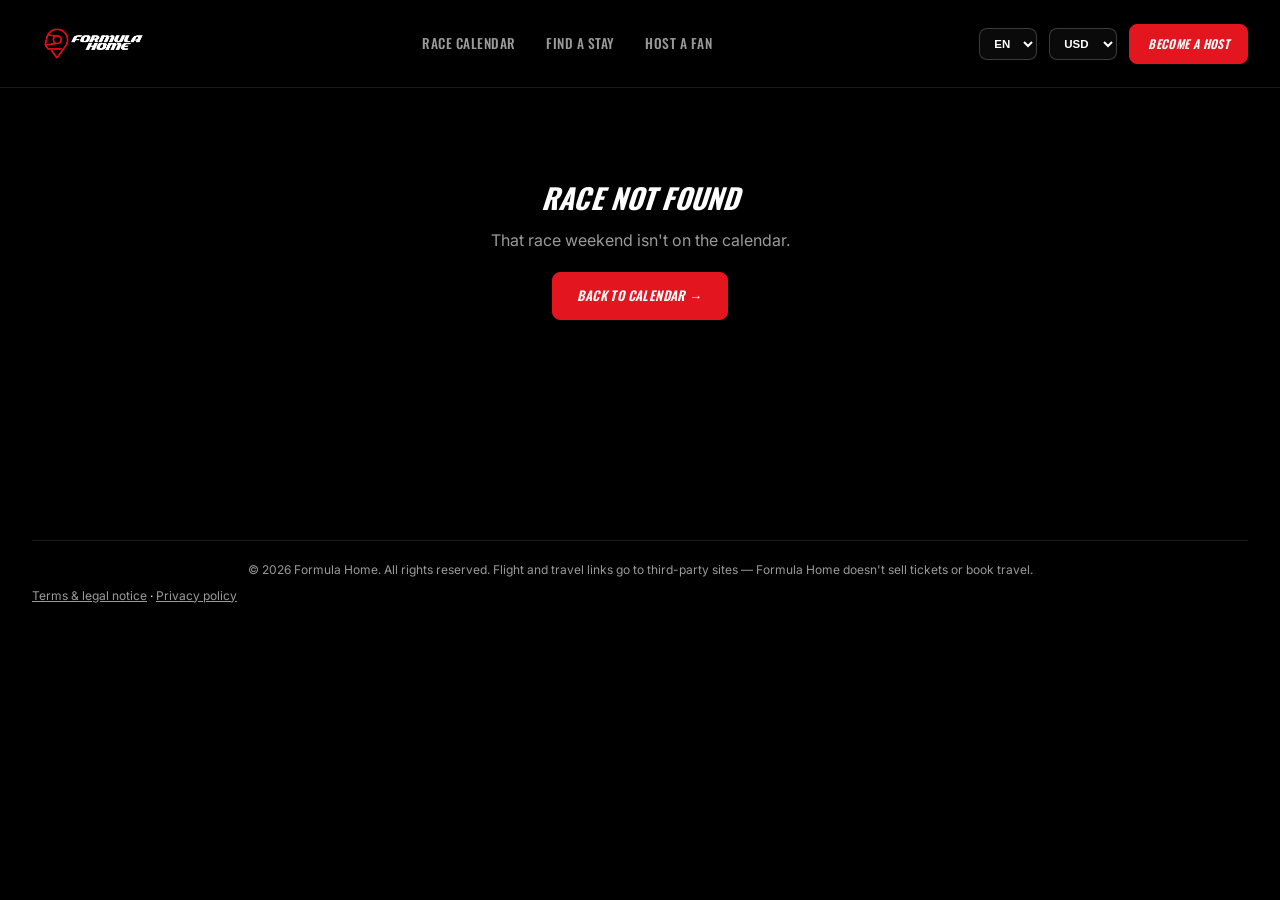
<file: plan.html>
<!doctype html>
<html lang="es">
<head>
<meta charset="UTF-8" />
<meta name="viewport" content="width=device-width, initial-scale=1.0" />
<meta name="theme-color" content="#e20a16" />
<title>Plan your race weekend | Formula Home</title>
<link rel="preconnect" href="https://fonts.googleapis.com">
<link rel="preconnect" href="https://fonts.gstatic.com" crossorigin>
<link href="https://fonts.googleapis.com/css2?family=Oswald:wght@400;500;600;700&family=Inter:wght@400;500;600;700&display=swap" rel="stylesheet">
<link rel="stylesheet" href="assets/leaflet/leaflet.css" />
<link rel="stylesheet" href="assets/style.css">
<style>
  .plan-page{ padding:36px 0 80px; }
  .plan-head .date{ font-family:'Oswald',sans-serif; color:var(--red); font-size:13px; letter-spacing:0.05em; }
  .plan-head h1{ font-size:clamp(30px,4.5vw,48px); margin-top:6px; }
  .plan-head .loc{ color:var(--steel); margin-top:8px; font-size:14.5px; }
  .plan-section{ margin-top:52px; }
  .plan-section .sec-eyebrow{ margin-bottom:16px; }
  .plan-section h2{ font-size:clamp(22px,3vw,30px); margin-bottom:8px; }
  .plan-section > p{ color:var(--steel); font-size:14px; max-width:520px; margin-bottom:24px; }

  .travel-grid{ display:grid; grid-template-columns:1fr; gap:14px; }
  @media(min-width:760px){ .travel-grid{ grid-template-columns:repeat(3,1fr); } }
  .travel-card{ border:1px solid var(--line-strong); border-radius:10px; padding:22px; display:flex; flex-direction:column; gap:12px; }
  .travel-card .icon{ width:38px; height:38px; border-radius:8px; border:1px solid var(--line-strong); display:flex; align-items:center; justify-content:center; }
  .travel-card .icon svg{ width:17px; height:17px; stroke:var(--red); }
  .travel-card b{ font-family:'Oswald',sans-serif; font-weight:600; font-style:italic; font-size:16px; text-transform:uppercase; }
  .travel-card p{ font-size:13px; color:var(--steel); line-height:1.55; }
  .travel-card a.go{ margin-top:auto; display:inline-flex; align-items:center; gap:6px; font-size:12.5px; font-weight:600; color:var(--red); font-family:'Oswald',sans-serif; font-style:italic; text-transform:uppercase; }

  .stay-area{ display:grid; grid-template-columns:1fr; gap:0; border:1px solid var(--line-strong); border-radius:12px; overflow:hidden; }
  @media(min-width:900px){ .stay-area{ grid-template-columns:1fr 1fr; } }
  #plan-map{ min-height:380px; height:100%; }
  @media(max-width:899px){ #plan-map{ height:280px; } }
  .list-pane{ max-height:520px; overflow-y:auto; padding:14px; display:flex; flex-direction:column; gap:12px; border-left:1px solid var(--line); }
  @media(max-width:899px){ .list-pane{ border-left:none; border-top:1px solid var(--line); max-height:none; } }
  .host-card{ border:1px solid var(--line-strong); border-radius:10px; padding:16px; }
  .host-card.selected{ border-color:var(--red); background:rgba(227,21,31,0.06); }
  .host-card .row1{ display:flex; justify-content:space-between; align-items:flex-start; gap:10px; }
  .host-card h4{ font-family:'Oswald',sans-serif; font-weight:600; font-style:italic; font-size:16px; text-transform:uppercase; }
  .host-card .price{ font-family:'Oswald',sans-serif; font-weight:700; color:var(--red); font-size:16px; white-space:nowrap; }
  .host-card .dist{ color:var(--steel); font-size:12px; margin-top:4px; }
  .host-card p.desc{ font-size:13px; color:#ccc; margin-top:10px; line-height:1.5; }
  .host-card .card-actions{ display:flex; gap:8px; margin-top:12px; flex-wrap:wrap; }
  .host-card .contact-btn{ display:inline-block; font-size:12.5px; padding:8px 14px; border-radius:999px; background:var(--red); color:#fff; font-weight:600; }
  .host-card .add-btn{ display:inline-block; font-size:12.5px; padding:8px 14px; border-radius:999px; border:1px solid var(--line-strong); color:#fff; font-weight:600; background:transparent; cursor:pointer; }
  .host-card.selected .add-btn{ border-color:var(--red); color:var(--red); }
  .empty-pane{ display:flex; flex-direction:column; align-items:center; justify-content:center; text-align:center; padding:50px 26px; gap:14px; color:var(--steel); }
  .spinner{ width:32px; height:32px; border-radius:50%; border:3px solid var(--line-strong); border-top-color:var(--red); animation:spin .9s linear infinite; margin:0 auto; }
  @keyframes spin{ to{ transform:rotate(360deg); } }
  .leaflet-popup-content-wrapper{ background:#0a0a0a; color:#fff; border-radius:8px; }
  .leaflet-popup-tip{ background:#0a0a0a; }

  .pkg-box{ border:1px solid var(--line-strong); border-radius:12px; padding:24px; margin-top:24px; }
  .pkg-step{ display:flex; gap:14px; align-items:flex-start; padding:16px 0; border-top:1px solid var(--line); }
  .pkg-step:first-child{ border-top:none; padding-top:0; }
  .pkg-step .step-badge{ width:26px; height:26px; border-radius:50%; border:1px solid var(--line-strong); flex-shrink:0; display:flex; align-items:center; justify-content:center; font-size:12px; font-weight:700; font-family:'Oswald',sans-serif; }
  .pkg-step.done .step-badge{ background:var(--red); border-color:var(--red); }
  .pkg-step .step-body{ flex:1; }
  .pkg-step .step-body b{ font-family:'Oswald',sans-serif; font-weight:600; font-style:italic; font-size:14.5px; text-transform:uppercase; display:block; margin-bottom:6px; }
  .pkg-step .step-body p{ font-size:13px; color:var(--steel); margin-bottom:10px; }
  .pkg-inline-row{ display:flex; gap:10px; flex-wrap:wrap; align-items:center; }
  .pkg-inline-row input, .pkg-inline-row select{ background:#0a0a0a; border:1px solid var(--line-strong); border-radius:8px; padding:9px 12px; color:#fff; font-size:13px; }
  .pkg-inline-row input[type=number]{ width:110px; }
  .pkg-add-btn{ background:transparent; border:1px solid var(--red); color:var(--red); border-radius:8px; padding:9px 16px; font-family:'Oswald',sans-serif; font-weight:600; font-style:italic; font-size:12.5px; text-transform:uppercase; cursor:pointer; }
  .pkg-summary{ background:#0a0a0a; border:1px solid var(--line-strong); border-radius:10px; padding:20px; margin-top:20px; display:none; }
  .pkg-summary.show{ display:block; }
  .pkg-summary .row{ display:flex; justify-content:space-between; padding:9px 0; border-bottom:1px solid var(--line); font-size:13.5px; }
  .pkg-summary .row:last-of-type{ border-bottom:none; }
  .pkg-summary .row.total{ font-family:'Oswald',sans-serif; font-weight:700; font-size:16px; color:var(--red); border-top:1px solid var(--line-strong); margin-top:6px; padding-top:14px; }
  .pkg-actions{ display:flex; gap:10px; margin-top:16px; flex-wrap:wrap; }

  .tips-list{ display:flex; flex-direction:column; gap:12px; }
  .tip-row{ display:flex; gap:12px; align-items:flex-start; border:1px solid var(--line-strong); border-radius:10px; padding:16px; }
  .tip-row .flag{ width:26px; height:26px; border-radius:6px; background:rgba(227,21,31,0.15); border:1px solid var(--red); flex-shrink:0; display:flex; align-items:center; justify-content:center; font-size:12px; }
  .tip-row p{ font-size:13.5px; color:#ddd; line-height:1.6; }

  @media print{
    header.nav, footer, .no-print{ display:none !important; }
    body{ background:#fff; color:#000; }
    .pkg-box{ border-color:#000; }
  }
  .stay-area{ border:none; border-radius:0; display:block; }
  .stay-area .list-pane{ border-left:none; padding:0; max-height:none; display:grid; grid-template-columns:repeat(auto-fill,minmax(250px,1fr)); gap:16px; }
  .stay-area .empty-pane{ grid-column:1/-1; }
  .host-card .ph2{ height:150px; margin:-16px -16px 12px; background:#17171a center/cover no-repeat; border-radius:10px 10px 0 0; position:relative; }
  .host-card .ph2 .tag{ position:absolute; left:10px; top:10px; background:#f5c542; color:#111; font-size:11px; font-weight:700; padding:3px 9px; border-radius:999px; }
  .host-card{ overflow:hidden; }
</style>
</head>
<body>

<header class="nav">
  <div class="nav-top">
    <a href="index.html" class="logo"><img src="assets/logo.jpg" alt="Formula Home" /></a>
    <nav class="main-links">
      <a href="calendar.html" data-i18n="nav.calendar">Race calendar</a>
      <a href="search.html" data-i18n="nav.stay">Find a stay</a>
      <a href="host-register.html" data-i18n="nav.host">Host a fan</a>
    </nav>
    <div class="nav-right">
      <select class="lang-select" id="lang-select">
        <option value="en">EN</option>
        <option value="es">ES</option>
        <option value="pt">PT</option>
        <option value="fr">FR</option>
        <option value="de">DE</option>
        <option value="it">IT</option>
        <option value="ja">JA</option>
        <option value="zh">ZH</option>
      </select>
      <select class="currency-select" id="currency-select">
        <option value="USD">USD</option>
        <option value="EUR">EUR</option>
        <option value="GBP">GBP</option>
        <option value="ARS">ARS</option>
        <option value="BRL">BRL</option>
        <option value="MXN">MXN</option>
        <option value="JPY">JPY</option>
        <option value="CNY">CNY</option>
      </select>
      <a href="host-register.html" class="btn btn-small" data-i18n="nav.becomeHost">Become a host</a>
    </div>
    <button class="burger" id="burger" aria-label="Menu"><span></span><span></span><span></span></button>
  </div>
  <div class="mobile-menu" id="mobile-menu">
<div style="display:flex; gap:10px; margin:10px 0 4px;">
      <select class="lang-select" id="lang-select-mobile">
        <option value="en">EN</option>
        <option value="es">ES</option>
        <option value="pt">PT</option>
        <option value="fr">FR</option>
        <option value="de">DE</option>
        <option value="it">IT</option>
        <option value="ja">JA</option>
        <option value="zh">ZH</option>
      </select>
      <select class="currency-select" id="currency-select-mobile">
        <option value="USD">USD</option>
        <option value="EUR">EUR</option>
        <option value="GBP">GBP</option>
        <option value="ARS">ARS</option>
        <option value="BRL">BRL</option>
        <option value="MXN">MXN</option>
        <option value="JPY">JPY</option>
        <option value="CNY">CNY</option>
      </select>
    </div>
    <a href="calendar.html">Race calendar</a>
    <a href="search.html">Find a stay</a>
    <a href="host-register.html">Host a fan</a>
  </div>
</header>

<main class="wrap plan-page" id="plan-root">
  <!-- filled by JS -->
</main>

<footer>
  <div class="wrap">
    <div class="foot-bottom" data-i18n="foot.copyrightPlan">© 2026 Formula Home. All rights reserved. Flight and travel links go to third-party sites — Formula Home doesn't sell tickets, book travel, or process payments.</div>
  </div>
</footer>

<script src="assets/leaflet/leaflet.js"></script>
<script src="assets/supabase.js"></script>
<script src="assets/i18n.js"></script>
<script src="assets/i18n-platform.js"></script>
<script src="assets/config.js"></script>
<script src="assets/races.js"></script>
<script src="assets/tracks.js"></script>
<script src="assets/app.js"></script>
<script>
  document.getElementById('burger').addEventListener('click', () => {
    document.getElementById('mobile-menu').classList.toggle('open');
  });

  const params = new URLSearchParams(location.search);
  const raceId = params.get('race');
  const race = RACES.find(r => r.id === raceId);
  const root = document.getElementById('plan-root');

  // ---------- package state ----------
  const pkg = { race: null, flight: null, host: null };

  function fmtDate(start, end){
    const s = new Date(start), e = new Date(end);
    const sameMonth = s.getMonth() === e.getMonth();
    return sameMonth
      ? `${s.toLocaleDateString('en-US',{month:'long'})} ${s.getDate()}–${e.getDate()}, ${e.getFullYear()}`
      : `${s.toLocaleDateString('en-US',{month:'short',day:'numeric'})} – ${e.toLocaleDateString('en-US',{month:'short',day:'numeric'})}, ${e.getFullYear()}`;
  }

  let refreshHostPrices = () => {};
  let refreshPackageSummary = () => {};
  function onLangChange(){ applyI18n(); refreshHostPrices(); refreshPackageSummary(); }
  function onCurrencyChange(){ refreshHostPrices(); refreshPackageSummary(); }

  // language + currency (desktop + mobile controls kept in sync)
  applyI18n();
  const langSelects = [document.getElementById('lang-select'), document.getElementById('lang-select-mobile')].filter(Boolean);
  const currencySelects = [document.getElementById('currency-select'), document.getElementById('currency-select-mobile')].filter(Boolean);
  langSelects.forEach(sel => { sel.value = getLang(); sel.addEventListener('change', () => {
    setLang(sel.value);
    langSelects.forEach(s => s.value = sel.value);
    onLangChange();
  }); });
  currencySelects.forEach(sel => { sel.value = getDisplayCurrency(); sel.addEventListener('change', () => {
    setDisplayCurrency(sel.value);
    currencySelects.forEach(s => s.value = sel.value);
    onCurrencyChange();
  }); });

  if(!race){
    root.innerHTML = `
      <div style="padding:60px 0; text-align:center;">
        <h1 class="headline" style="font-size:28px;" data-i18n="plan.notFoundTitle">Race not found</h1>
        <p style="color:var(--steel); margin-top:12px;" data-i18n="plan.notFoundBody">That race weekend isn't on the calendar.</p>
        <a href="calendar.html" class="btn" style="margin-top:20px;" data-i18n="plan.backToCalendar">Back to calendar →</a>
      </div>`;
    applyI18n();
  } else {
    document.title = `Plan ${race.name} | Formula Home`;
    pkg.race = race;

    const dateStr = fmtDate(race.start, race.end);
    const flightDate = race.start;

    const googleFlightsUrl = `https://www.google.com/travel/flights?q=Flights%20to%20${race.iata}%20on%20${flightDate}`;
    const skyscannerUrl = `https://www.skyscanner.net/transport/flights-to/${race.iata.toLowerCase()}/?outboundDate=${flightDate}`;
    const directionsUrl = `https://www.google.com/maps/dir/?api=1&destination=${encodeURIComponent(race.circuit + ', ' + race.city + ', ' + race.country)}`;

    const vCity = JSON.stringify({ city: race.city });
    const vIata = JSON.stringify({ iata: race.iata });
    const vCircuit = JSON.stringify({ circuit: race.circuit });

    root.innerHTML = `
      <div class="plan-head">
        <a href="calendar.html" style="color:var(--steel); font-size:13px;" data-i18n="plan.back">← Back to calendar</a>
        <div class="date" style="margin-top:16px;">${dateStr}</div>
        <h1 class="headline">${race.name}</h1>
        <div class="loc">${race.city}, ${race.country} · ${race.circuit}</div>
        <div class="badges" style="display:flex; gap:6px; margin-top:14px;">
          ${race.series.map(s => `<span style="font-size:10px; font-weight:700; letter-spacing:0.05em; padding:4px 9px; border-radius:5px; border:1px solid var(--red); color:#fff; background:rgba(227,21,31,0.15);">${s}</span>`).join('')}
        </div>
      </div>

      <div class="plan-section">
        <div class="eyebrow sec-eyebrow"><span class="dot"></span><span data-i18n="plan.getting">Getting there</span></div>
        <h2 class="headline" style="font-size:clamp(22px,3vw,30px);" data-i18n="plan.gettingTitleTemplate" data-i18n-vars='${vCity}'>Best ways to reach ${race.city}</h2>
        <p data-i18n="plan.gettingSubTemplate" data-i18n-vars='${vIata}'>Formula Home doesn't sell flights — we point you to the best comparison tools for the nearest airport (${race.iata}) so you can find your own price, then log it in the package below.</p>
        <div class="travel-grid">
          <div class="travel-card">
            <div class="icon"><svg viewBox="0 0 24 24" fill="none" stroke-linecap="round" stroke-linejoin="round"><path d="M2 16l20-7-7 20-3-8-8-3z"/><path d="M14 10 5 19"/></svg></div>
            <b data-i18n="plan.compareFlightsTitle">Compare flights</b>
            <p data-i18n="plan.compareFlightsBodyTemplate" data-i18n-vars='${vIata}'>See every airline's price to ${race.iata} on Google Flights, sorted by price and duration.</p>
            <a class="go" href="${googleFlightsUrl}" target="_blank" rel="noopener" data-i18n="plan.searchGoogleFlights">Search Google Flights →</a>
          </div>
          <div class="travel-card">
            <div class="icon"><svg viewBox="0 0 24 24" fill="none" stroke-linecap="round" stroke-linejoin="round"><circle cx="12" cy="12" r="9"/><path d="M12 3v18M3 12h18"/></svg></div>
            <b data-i18n="plan.skyscannerTitle">Skyscanner</b>
            <p data-i18n="plan.skyscannerBodyTemplate" data-i18n-vars='${vIata}'>Cross-check fares and set a price alert for the ${race.iata} route ahead of race week.</p>
            <a class="go" href="${skyscannerUrl}" target="_blank" rel="noopener" data-i18n="plan.searchSkyscanner">Search Skyscanner →</a>
          </div>
          <div class="travel-card">
            <div class="icon"><svg viewBox="0 0 24 24" fill="none" stroke-linecap="round" stroke-linejoin="round"><path d="M9 20l-5-2V6l5-2 6 2 5-2v14l-5 2-6-2z"/><path d="M9 4v16M15 6v14"/></svg></div>
            <b data-i18n="plan.drivingTitle">Driving & transit</b>
            <p data-i18n="plan.drivingBody">Get door-to-door directions and public transit options straight to the circuit gate.</p>
            <a class="go" href="${directionsUrl}" target="_blank" rel="noopener" data-i18n="plan.openMaps">Open in Google Maps →</a>
          </div>
        </div>
      </div>

      <div class="plan-section">
        <div class="eyebrow sec-eyebrow"><span class="dot"></span><span data-i18n="plan.staying">Where to stay</span></div>
        <h2 class="headline" style="font-size:clamp(22px,3vw,30px);" data-i18n="plan.stayingTitleTemplate" data-i18n-vars='${vCircuit}'>Fan hosts near ${race.circuit}</h2>
        <p data-i18n="p.plan.staySub">Fan hosts close to the circuit. Open any listing on the map when one catches your eye, and add it to your package below.</p>
        <div class="stay-area">
          <div class="stay-layout ${FH.trackPanel(race.circuit) ? 'has-track' : ''}">
            ${FH.trackPanel(race.circuit, t('p.track.circuit'))}
            <div class="list-pane" id="list-pane">
              <div class="empty-pane"><div class="spinner"></div><span data-i18n="plan.loadingHosts">Loading hosts near the circuit...</span></div>
            </div>
          </div>
        </div>
      </div>

      <div class="plan-section">
        <div class="eyebrow sec-eyebrow"><span class="dot"></span><span data-i18n="plan.doing">What to do</span></div>
        <h2 class="headline" style="font-size:clamp(22px,3vw,30px);" data-i18n="plan.doingTitleTemplate" data-i18n-vars='${vCity}'>Motorsport things to do in ${race.city}</h2>
        <p data-i18n="plan.doingSub">Beyond the grandstand — spots and activities any fan should know about for this race weekend.</p>
        <div class="tips-list">
          ${(race.tips || []).map(tip => `
            <div class="tip-row">
              <div class="flag">🏁</div>
              <p>${tip}</p>
            </div>
          `).join('') || `<p style="color:var(--steel);" data-i18n="plan.noTips">No tips logged for this circuit yet.</p>`}
        </div>
      </div>

      <div class="plan-section no-print">
        <div class="eyebrow sec-eyebrow"><span class="dot"></span><span data-i18n="plan.pkgEyebrow">Your package</span></div>
        <h2 class="headline" style="font-size:clamp(22px,3vw,30px);" data-i18n="plan.pkgTitle">Build your race weekend package</h2>
        <p data-i18n="plan.pkgSub">This isn't a generic itinerary — it's built from the real hosts and dates on this page. Log what you find, and we'll put it together for you to save or share.</p>
        <div class="pkg-box">
          <div class="pkg-step" id="pkg-step-flight">
            <div class="step-badge">1</div>
            <div class="step-body">
              <b data-i18n="plan.pkgFlightLabel">Flight</b>
              <p data-i18n="plan.pkgFlightDesc">Search above, then log the best price you found.</p>
              <div class="pkg-inline-row">
                <input type="number" id="flight-price" min="0" placeholder="Price" data-i18n-placeholder="plan.pkgFlightPricePh" />
                <select id="flight-currency">
                  <option value="USD">USD</option><option value="EUR">EUR</option><option value="GBP">GBP</option>
                  <option value="ARS">ARS</option><option value="BRL">BRL</option><option value="MXN">MXN</option>
                  <option value="JPY">JPY</option><option value="CNY">CNY</option>
                </select>
                <input type="text" id="flight-airline" placeholder="Airline (optional)" style="flex:1; min-width:140px;" data-i18n-placeholder="plan.pkgFlightAirlinePh" />
                <button class="pkg-add-btn" id="add-flight-btn" data-i18n="plan.pkgAddFlight">Add to package</button>
              </div>
            </div>
          </div>
          <div class="pkg-step" id="pkg-step-stay">
            <div class="step-badge">2</div>
            <div class="step-body">
              <b data-i18n="plan.pkgStayLabel">Stay</b>
              <p id="stay-step-desc" data-i18n="plan.pkgStayDescDefault">Pick a host from the list above — click "Add to package" on their card.</p>
            </div>
          </div>
          <div class="pkg-step done" id="pkg-step-dates">
            <div class="step-badge">✓</div>
            <div class="step-body">
              <b data-i18n="plan.pkgDatesLabel">Dates</b>
              <p data-i18n="plan.pkgDatesDescTemplate" data-i18n-vars='${JSON.stringify({dates:dateStr, race:race.name})}'>${dateStr} — ${race.name}, automatically included.</p>
            </div>
          </div>
        </div>

        <div class="pkg-summary" id="pkg-summary">
          <div class="row"><span data-i18n="plan.sumRaceWeekend">Race weekend</span><span id="sum-race"></span></div>
          <div class="row"><span data-i18n="plan.sumDates">Dates</span><span id="sum-dates"></span></div>
          <div class="row" id="sum-flight-row" style="display:none;"><span data-i18n="plan.sumFlight">Flight</span><span id="sum-flight"></span></div>
          <div class="row" id="sum-host-row" style="display:none;"><span data-i18n="plan.sumStay">Stay</span><span id="sum-host"></span></div>
          <div class="row total"><span data-i18n="plan.sumTotal">Estimated total</span><span id="sum-total"></span></div>
          <div class="pkg-actions">
            <button class="btn" id="share-btn" data-i18n="plan.shareBtn">Share via WhatsApp</button>
            <button class="btn btn-ghost" id="print-btn" data-i18n="plan.printBtn">Save as PDF</button>
          </div>
        </div>
      </div>
    `;
    applyI18n();
    FH.hydrateTracks(root);

    // ---------- map + hosts ----------
    function haversine(lat1, lng1, lat2, lng2){
      const R = 6371;
      const dLat = (lat2-lat1) * Math.PI/180;
      const dLng = (lng2-lng1) * Math.PI/180;
      const a = Math.sin(dLat/2)**2 + Math.cos(lat1*Math.PI/180)*Math.cos(lat2*Math.PI/180)*Math.sin(dLng/2)**2;
      return R * 2 * Math.atan2(Math.sqrt(a), Math.sqrt(1-a));
    }
    function contactButton(h){
      return `<a class="contact-btn" href="listing.html?id=${FH.esc(h.id)}">${FH.esc(t('p.se.viewDetails'))}</a>`;
    }

    let nearbyHosts = [];

    async function renderHostList(){
      const listPane = document.getElementById('list-pane');
      const priced = await Promise.all(nearbyHosts.map(async h => {
        const conv = await convertPrice(h.price_per_night, h.currency);
        return { ...h, displayPrice: formatMoney(conv.amount, conv.currency) };
      }));
      listPane.innerHTML = priced.map(h => `
        <div class="host-card ${pkg.host && pkg.host.id===h.id ? 'selected':''}" data-id="${h.id}">
          ${(h.photo_urls && h.photo_urls[0]) ? `<div class="ph2" style="background-image:url('${FH.esc(h.photo_urls[0])}')">${h.is_demo ? `<span class="tag">${FH.esc(t('p.demo.tag'))}</span>` : ''}</div>` : ''}
          <div class="row1">
            <div><h4>${FH.esc(h.city)}${h.country ? ', ' + FH.esc(h.country) : ''}</h4><div class="dist">${h.dist.toFixed(0)} ${t('plan.kmFromCircuitSuffix')}</div></div>
            <div class="price">${h.displayPrice}<span style="font-size:10px; color:var(--steel); font-weight:400;">/night</span></div>
          </div>
          ${h.description ? `<p class="desc">${FH.esc(h.description.slice(0,120))}${h.description.length>120?'…':''}</p>` : ''}
          <div class="card-actions">
            ${contactButton(h)}
            <button class="add-btn" data-map-id="${h.id}">📍 ${FH.esc(t('p.se.seeMap'))}</button>
            <button class="add-btn" data-add-id="${h.id}">${pkg.host && pkg.host.id===h.id ? t('plan.added') : t('plan.addToPackage')}</button>
          </div>
        </div>
      `).join('');

      listPane.querySelectorAll('[data-map-id]').forEach(btn => {
        btn.addEventListener('click', () => {
          const h = nearbyHosts.find(x => x.id === btn.dataset.mapId);
          FH.showMap({ lat: h.lat, lng: h.lng, title: h.title || h.city, circuit: { lat: race.lat, lng: race.lng, circuit: race.circuit } });
        });
      });
      listPane.querySelectorAll('[data-add-id]').forEach(btn => {
        btn.addEventListener('click', () => {
          const h = nearbyHosts.find(x => x.id === btn.dataset.addId);
          pkg.host = pkg.host && pkg.host.id === h.id ? null : h;
          renderHostList();
          updateSummary();
        });
      });
    }
    refreshHostPrices = renderHostList;

    FH.initNav();
    (async () => {
      let q = supabaseClient.from('hosts').select(FH.LISTING_COLS).eq('status','approved');
      if(!FH.demoOn()) q = q.eq('is_demo', false);
      const { data, error } = await q;
      const listPane = document.getElementById('list-pane');
      if(error){ listPane.innerHTML = `<div class="empty-pane"><p>${FH.esc(error.message)}</p></div>`; return; }

      nearbyHosts = (data || [])
        .map(h => ({ ...h, dist: haversine(race.lat, race.lng, h.lat, h.lng) }))
        .filter(h => h.dist <= 120)
        .sort((a,b) => a.dist - b.dist);

      if(nearbyHosts.length === 0){
        listPane.innerHTML = `
          <div class="empty-pane">
            <div style="width:40px;height:40px;border:1px solid var(--line-strong);border-radius:10px;display:flex;align-items:center;justify-content:center;">
              <svg width="17" height="17" viewBox="0 0 24 24" fill="none" stroke="var(--steel)" stroke-linecap="round" stroke-linejoin="round"><path d="M5 3v18"/><path d="M5 4h13l-2.5 4L18 12H5"/></svg>
            </div>
            <h3 style="color:#fff; font-size:15.5px;">${t('plan.noHostsTitleTemplate', { circuit: race.circuit })}</h3>
            <p style="max-width:260px;">${t('plan.noHostsBody')}</p>
            <a href="host-register.html" class="btn" style="margin-top:6px;">${t('foot.becomeHost')}</a>
          </div>`;
        return;
      }

      await renderHostList();
    })();

    // ---------- package builder logic ----------
    document.getElementById('add-flight-btn').addEventListener('click', () => {
      const price = parseFloat(document.getElementById('flight-price').value);
      const currency = document.getElementById('flight-currency').value;
      const airline = document.getElementById('flight-airline').value;
      if(!price || price <= 0){ return; }
      pkg.flight = { price, currency, airline };
      document.getElementById('pkg-step-flight').classList.add('done');
      document.getElementById('pkg-step-flight').querySelector('.step-badge').textContent = '✓';
      updateSummary();
    });

    async function updateSummary(){
      const summary = document.getElementById('pkg-summary');
      if(!pkg.flight && !pkg.host){ summary.classList.remove('show'); return; }
      summary.classList.add('show');

      document.getElementById('sum-race').textContent = race.name;
      document.getElementById('sum-dates').textContent = dateStr;

      let total = 0;
      const display = getDisplayCurrency();

      if(pkg.flight){
        const conv = await convertPrice(pkg.flight.price, pkg.flight.currency);
        document.getElementById('sum-flight-row').style.display = 'flex';
        document.getElementById('sum-flight').textContent = formatMoney(conv.amount, conv.currency) + (pkg.flight.airline ? ` (${pkg.flight.airline})` : '');
        total += conv.amount;
      } else {
        document.getElementById('sum-flight-row').style.display = 'none';
      }

      if(pkg.host){
        const conv = await convertPrice(pkg.host.price_per_night, pkg.host.currency);
        document.getElementById('sum-host-row').style.display = 'flex';
        document.getElementById('sum-host').textContent = `${formatMoney(conv.amount, conv.currency)}/night — ${pkg.host.city}`;
        document.getElementById('stay-step-desc').textContent = t('plan.pkgStaySelectedTemplate', { city: pkg.host.city, price: formatMoney(conv.amount, conv.currency) });
        document.getElementById('pkg-step-stay').classList.add('done');
        document.getElementById('pkg-step-stay').querySelector('.step-badge').textContent = '✓';
        total += conv.amount;
      } else {
        document.getElementById('sum-host-row').style.display = 'none';
        document.getElementById('stay-step-desc').textContent = t('plan.pkgStayDescDefault');
        document.getElementById('pkg-step-stay').classList.remove('done');
        document.getElementById('pkg-step-stay').querySelector('.step-badge').textContent = '2';
      }

      document.getElementById('sum-total').textContent = formatMoney(Math.round(total), display) + ' ' + t('plan.sumTotalNote');
    }
    refreshPackageSummary = updateSummary;

    document.getElementById('share-btn').addEventListener('click', () => {
      let text = `🏁 My Formula Home package — ${race.name}\n${dateStr}\n${race.city}, ${race.country}\n`;
      if(pkg.flight) text += `✈️ Flight: ${formatMoney(pkg.flight.price, pkg.flight.currency)}${pkg.flight.airline ? ' ('+pkg.flight.airline+')' : ''}\n`;
      if(pkg.host) text += `🏠 Stay: ${pkg.host.city} host — ${formatMoney(pkg.host.price_per_night, pkg.host.currency)}/night\n`;
      text += `\nPlanned with formula-home.com`;
      window.open(`https://wa.me/?text=${encodeURIComponent(text)}`, '_blank');
    });

    document.getElementById('print-btn').addEventListener('click', () => window.print());
  }
</script>

</body>
</html>
</file>
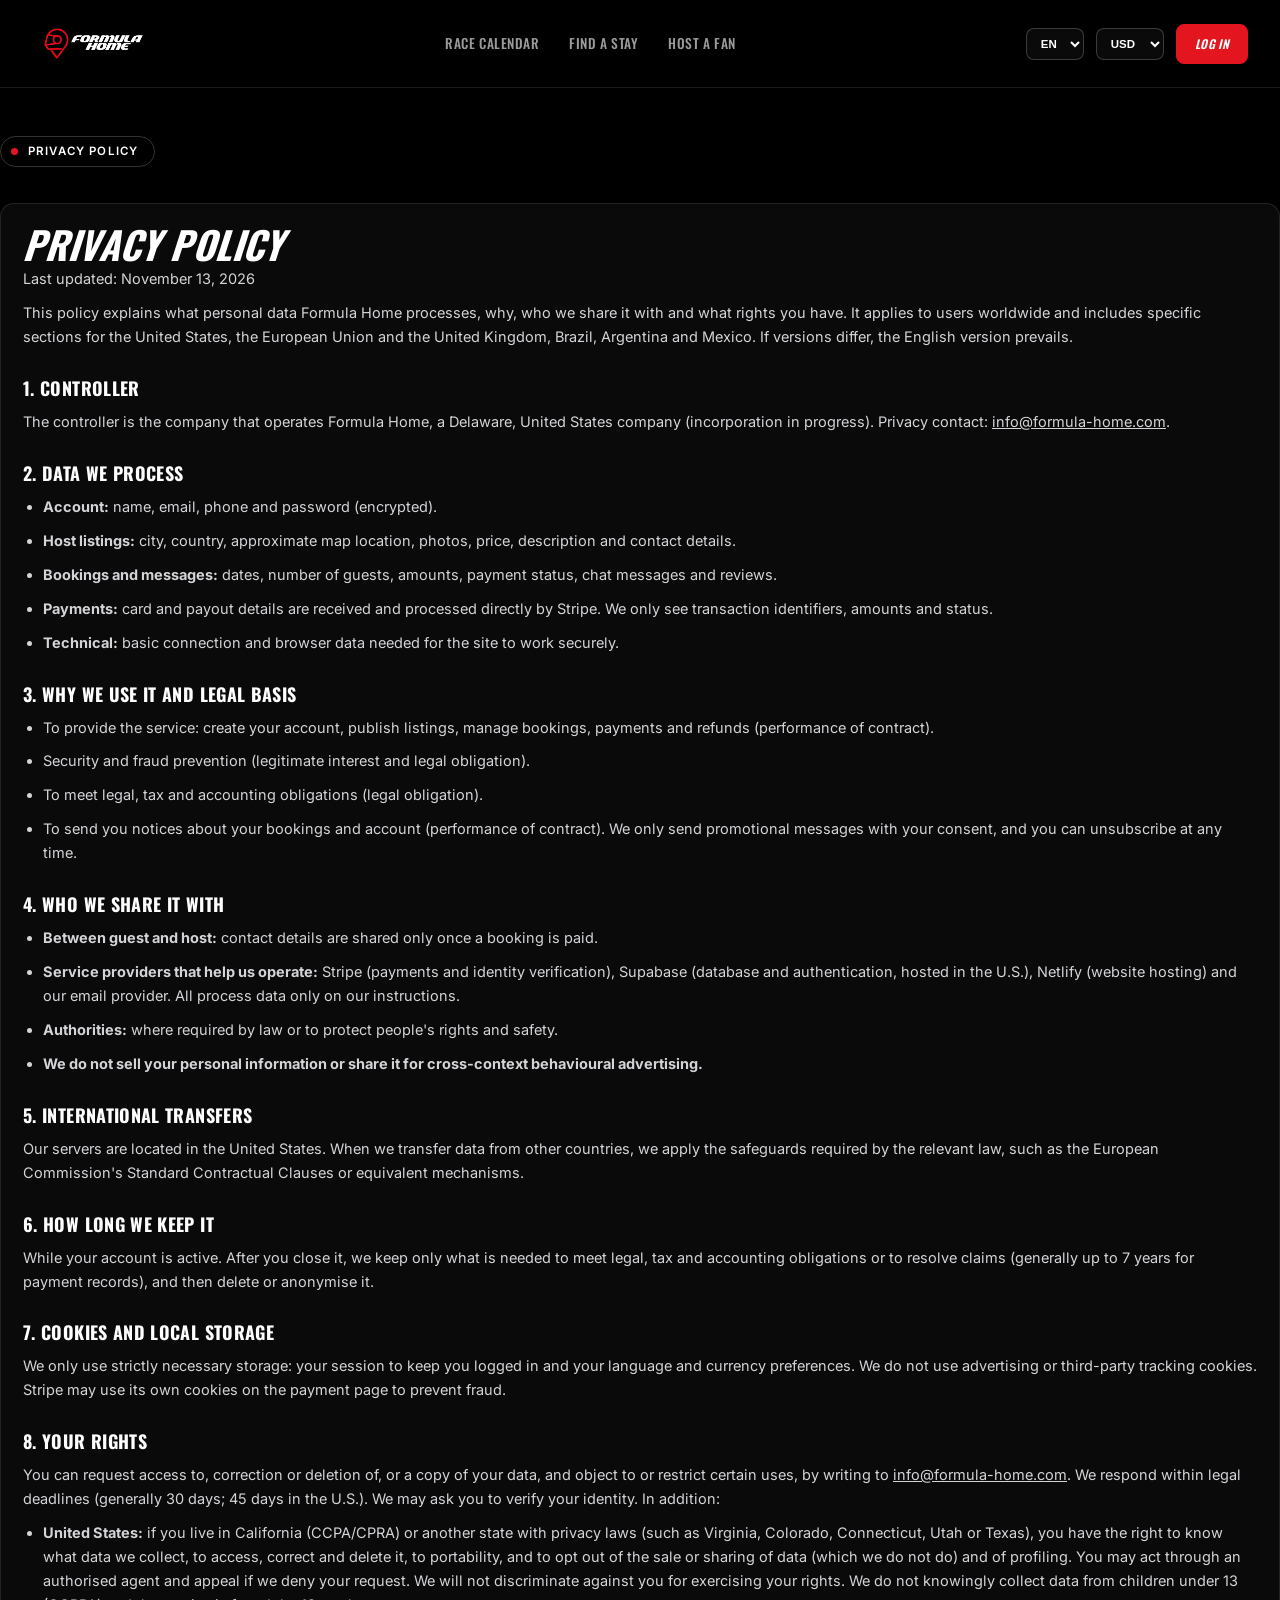
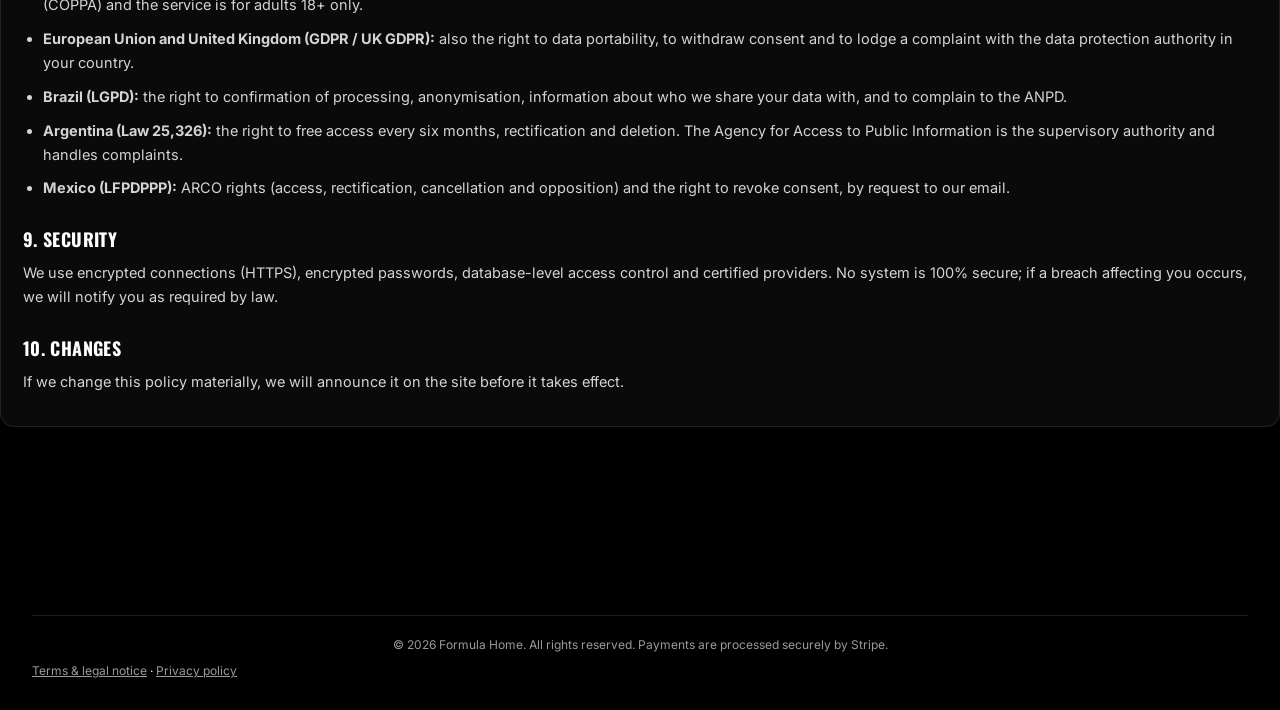
<file: privacy.html>
<!doctype html>
<html lang="es">
<head>
<meta charset="UTF-8" />
<meta name="viewport" content="width=device-width, initial-scale=1.0" />
<meta name="theme-color" content="#e20a16" />
<title>Privacy policy | Formula Home</title>
<link rel="preconnect" href="https://fonts.googleapis.com">
<link rel="preconnect" href="https://fonts.gstatic.com" crossorigin>
<link href="https://fonts.googleapis.com/css2?family=Oswald:wght@400;500;600;700&family=Inter:wght@400;500;600;700&display=swap" rel="stylesheet">
<link rel="stylesheet" href="assets/style.css">
</head>
<body>

<header class="nav">
  <div class="nav-top">
    <a href="index.html" class="logo"><img src="assets/logo.jpg" alt="Formula Home" /></a>
    <nav class="main-links">
      <a href="calendar.html" data-i18n="nav.calendar">Race calendar</a>
      <a href="search.html" data-i18n="nav.stay">Find a stay</a>
      <a href="host-register.html" data-i18n="nav.host">Host a fan</a>
    </nav>
    <div class="nav-right">
      <select class="lang-select" id="lang-select">
        <option value="en">EN</option>
        <option value="es">ES</option>
        <option value="pt">PT</option>
        <option value="fr">FR</option>
        <option value="de">DE</option>
        <option value="it">IT</option>
        <option value="ja">JA</option>
        <option value="zh">ZH</option>
      </select>
      <select class="currency-select" id="currency-select">
        <option value="USD">USD</option>
        <option value="EUR">EUR</option>
        <option value="GBP">GBP</option>
        <option value="ARS">ARS</option>
        <option value="BRL">BRL</option>
        <option value="MXN">MXN</option>
        <option value="JPY">JPY</option>
        <option value="CNY">CNY</option>
      </select>
    </div>
    <button class="burger" id="burger" aria-label="Menu"><span></span><span></span><span></span></button>
  </div>
  <div class="mobile-menu" id="mobile-menu">
<div style="display:flex; gap:10px; margin:10px 0 4px;">
      <select class="lang-select" id="lang-select-mobile">
        <option value="en">EN</option>
        <option value="es">ES</option>
        <option value="pt">PT</option>
        <option value="fr">FR</option>
        <option value="de">DE</option>
        <option value="it">IT</option>
        <option value="ja">JA</option>
        <option value="zh">ZH</option>
      </select>
      <select class="currency-select" id="currency-select-mobile">
        <option value="USD">USD</option>
        <option value="EUR">EUR</option>
        <option value="GBP">GBP</option>
        <option value="ARS">ARS</option>
        <option value="BRL">BRL</option>
        <option value="MXN">MXN</option>
        <option value="JPY">JPY</option>
        <option value="CNY">CNY</option>
      </select>
    </div>
    <a href="calendar.html" data-i18n="nav.calendar">Race calendar</a>
    <a href="search.html" data-i18n="nav.stay">Find a stay</a>
    <a href="host-register.html" data-i18n="nav.host">Host a fan</a>
  </div>
</header>

<main class="wrap form-page legal-page">
  <div class="form-head">
    <div class="eyebrow"><span class="dot"></span><span data-i18n="p.privacy">Privacy policy</span></div>
  </div>

  <article class="panel legal" data-legal-lang="es">
    <h1 class="headline" style="font-size:clamp(26px,4vw,38px)">Política de privacidad</h1>
    <p class="muted">Última actualización: 13 de noviembre de 2026</p>
    <p>Esta política explica qué datos personales trata Formula Home, para qué, con quién los compartimos y qué derechos tenés. Se aplica a todos los usuarios del mundo e incluye apartados específicos para Estados Unidos, la Unión Europea y el Reino Unido, Brasil, Argentina y México. En caso de diferencias entre versiones, prevalece la versión en inglés.</p>

    <h3>1. Responsable</h3>
    <p>El responsable del tratamiento es la sociedad que opera Formula Home, constituida en el Estado de Delaware, Estados Unidos (en proceso de constitución). Contacto de privacidad: <a href="mailto:info@formula-home.com">info@formula-home.com</a>.</p>

    <h3>2. Qué datos tratamos</h3>
    <ul>
      <li><b>Cuenta:</b> nombre, email, teléfono y contraseña (cifrada).</li>
      <li><b>Publicaciones de anfitriones:</b> ciudad, país, ubicación aproximada en el mapa, fotos, precio, descripción y datos de contacto.</li>
      <li><b>Reservas y mensajes:</b> fechas, cantidad de huéspedes, importes, estado de pago, mensajes del chat y reseñas.</li>
      <li><b>Pagos:</b> los datos de tarjeta y de cobro los recibe y procesa directamente Stripe. Nosotros solo vemos identificadores de la operación, el importe y su estado.</li>
      <li><b>Técnicos:</b> datos básicos de conexión y del navegador necesarios para que el sitio funcione y sea seguro.</li>
    </ul>

    <h3>3. Para qué los usamos y base legal</h3>
    <ul>
      <li>Prestar el servicio: crear tu cuenta, publicar alojamientos, gestionar reservas, pagos y reembolsos (ejecución del contrato).</li>
      <li>Seguridad y prevención de fraude (interés legítimo y obligación legal).</li>
      <li>Cumplir obligaciones legales, fiscales y contables (obligación legal).</li>
      <li>Enviarte avisos sobre tus reservas y tu cuenta (ejecución del contrato). Solo te enviaremos comunicaciones promocionales si das tu consentimiento, y podés darte de baja en cualquier momento.</li>
    </ul>

    <h3>4. Con quién los compartimos</h3>
    <ul>
      <li><b>Entre huésped y anfitrión:</b> los datos de contacto se comparten recién cuando la reserva está pagada.</li>
      <li><b>Proveedores que nos ayudan a operar:</b> Stripe (pagos y verificación de identidad), Supabase (base de datos y autenticación, alojada en EE.UU.), Netlify (alojamiento del sitio) y nuestro proveedor de email. Todos tratan los datos solo según nuestras instrucciones.</li>
      <li><b>Autoridades:</b> cuando la ley lo exija o para proteger derechos y la seguridad de las personas.</li>
      <li><b>No vendemos tus datos personales ni los compartimos para publicidad comportamental entre contextos.</b></li>
    </ul>

    <h3>5. Transferencias internacionales</h3>
    <p>Nuestros servidores están en Estados Unidos. Cuando transferimos datos desde otros países, aplicamos las garantías que exige la ley correspondiente, como las Cláusulas Contractuales Tipo de la Comisión Europea o mecanismos equivalentes.</p>

    <h3>6. Cuánto tiempo los guardamos</h3>
    <p>Mientras tu cuenta esté activa. Después de cerrarla, conservamos solo lo necesario para cumplir obligaciones legales, fiscales y contables, o para resolver reclamos (en general, hasta 7 años para registros de pagos), y luego los eliminamos o anonimizamos.</p>

    <h3>7. Cookies y almacenamiento local</h3>
    <p>Usamos solo almacenamiento técnico necesario: la sesión para mantenerte conectado y tus preferencias de idioma y moneda. No usamos cookies de publicidad ni de seguimiento de terceros. Stripe puede usar sus propias cookies en la página de pago para prevenir fraude.</p>

    <h3>8. Tus derechos</h3>
    <p>Podés pedir acceso, corrección, eliminación o una copia de tus datos, y oponerte o limitar ciertos usos, escribiendo a <a href="mailto:info@formula-home.com">info@formula-home.com</a>. Respondemos dentro de los plazos legales (en general, 30 días; 45 días en EE.UU.). Podemos pedirte que verifiques tu identidad. Además:</p>
    <ul>
      <li><b>Estados Unidos:</b> si residís en California (CCPA/CPRA) o en otros estados con leyes de privacidad (como Virginia, Colorado, Connecticut, Utah o Texas), tenés derecho a saber qué datos recolectamos, a acceder, corregir y eliminarlos, a la portabilidad y a optar por no participar en la venta o el uso compartido de datos (que no hacemos) y en la elaboración de perfiles. Podés actuar a través de un agente autorizado y apelar si rechazamos tu pedido. No te discriminaremos por ejercer tus derechos. No recolectamos a sabiendas datos de menores de 13 años (COPPA) y el servicio es solo para mayores de 18.</li>
      <li><b>Unión Europea y Reino Unido (RGPD / UK GDPR):</b> además, derecho a la portabilidad, a retirar tu consentimiento y a presentar un reclamo ante la autoridad de protección de datos de tu país.</li>
      <li><b>Brasil (LGPD):</b> derecho a confirmación del tratamiento, anonimización, información sobre con quién compartimos tus datos y a reclamar ante la ANPD.</li>
      <li><b>Argentina (Ley 25.326):</b> derecho de acceso gratuito cada seis meses, rectificación y supresión. La Agencia de Acceso a la Información Pública es la autoridad de control y atiende denuncias por incumplimiento.</li>
      <li><b>México (LFPDPPP):</b> derechos ARCO (acceso, rectificación, cancelación y oposición) y a revocar tu consentimiento, mediante solicitud a nuestro email.</li>
    </ul>

    <h3>9. Seguridad</h3>
    <p>Usamos conexiones cifradas (HTTPS), contraseñas cifradas, control de acceso a nivel de base de datos y proveedores certificados. Ningún sistema es 100 % seguro; si ocurriera una brecha que te afecte, te avisaremos según lo exija la ley.</p>

    <h3>10. Cambios</h3>
    <p>Si cambiamos esta política de forma importante, lo avisaremos en el sitio antes de que entre en vigencia.</p>
  </article>

  <article class="panel legal" data-legal-lang="en" hidden>
    <h1 class="headline" style="font-size:clamp(26px,4vw,38px)">Privacy policy</h1>
    <p class="muted">Last updated: November 13, 2026</p>
    <p>This policy explains what personal data Formula Home processes, why, who we share it with and what rights you have. It applies to users worldwide and includes specific sections for the United States, the European Union and the United Kingdom, Brazil, Argentina and Mexico. If versions differ, the English version prevails.</p>

    <h3>1. Controller</h3>
    <p>The controller is the company that operates Formula Home, a Delaware, United States company (incorporation in progress). Privacy contact: <a href="mailto:info@formula-home.com">info@formula-home.com</a>.</p>

    <h3>2. Data we process</h3>
    <ul>
      <li><b>Account:</b> name, email, phone and password (encrypted).</li>
      <li><b>Host listings:</b> city, country, approximate map location, photos, price, description and contact details.</li>
      <li><b>Bookings and messages:</b> dates, number of guests, amounts, payment status, chat messages and reviews.</li>
      <li><b>Payments:</b> card and payout details are received and processed directly by Stripe. We only see transaction identifiers, amounts and status.</li>
      <li><b>Technical:</b> basic connection and browser data needed for the site to work securely.</li>
    </ul>

    <h3>3. Why we use it and legal basis</h3>
    <ul>
      <li>To provide the service: create your account, publish listings, manage bookings, payments and refunds (performance of contract).</li>
      <li>Security and fraud prevention (legitimate interest and legal obligation).</li>
      <li>To meet legal, tax and accounting obligations (legal obligation).</li>
      <li>To send you notices about your bookings and account (performance of contract). We only send promotional messages with your consent, and you can unsubscribe at any time.</li>
    </ul>

    <h3>4. Who we share it with</h3>
    <ul>
      <li><b>Between guest and host:</b> contact details are shared only once a booking is paid.</li>
      <li><b>Service providers that help us operate:</b> Stripe (payments and identity verification), Supabase (database and authentication, hosted in the U.S.), Netlify (website hosting) and our email provider. All process data only on our instructions.</li>
      <li><b>Authorities:</b> where required by law or to protect people's rights and safety.</li>
      <li><b>We do not sell your personal information or share it for cross-context behavioural advertising.</b></li>
    </ul>

    <h3>5. International transfers</h3>
    <p>Our servers are located in the United States. When we transfer data from other countries, we apply the safeguards required by the relevant law, such as the European Commission's Standard Contractual Clauses or equivalent mechanisms.</p>

    <h3>6. How long we keep it</h3>
    <p>While your account is active. After you close it, we keep only what is needed to meet legal, tax and accounting obligations or to resolve claims (generally up to 7 years for payment records), and then delete or anonymise it.</p>

    <h3>7. Cookies and local storage</h3>
    <p>We only use strictly necessary storage: your session to keep you logged in and your language and currency preferences. We do not use advertising or third-party tracking cookies. Stripe may use its own cookies on the payment page to prevent fraud.</p>

    <h3>8. Your rights</h3>
    <p>You can request access to, correction or deletion of, or a copy of your data, and object to or restrict certain uses, by writing to <a href="mailto:info@formula-home.com">info@formula-home.com</a>. We respond within legal deadlines (generally 30 days; 45 days in the U.S.). We may ask you to verify your identity. In addition:</p>
    <ul>
      <li><b>United States:</b> if you live in California (CCPA/CPRA) or another state with privacy laws (such as Virginia, Colorado, Connecticut, Utah or Texas), you have the right to know what data we collect, to access, correct and delete it, to portability, and to opt out of the sale or sharing of data (which we do not do) and of profiling. You may act through an authorised agent and appeal if we deny your request. We will not discriminate against you for exercising your rights. We do not knowingly collect data from children under 13 (COPPA) and the service is for adults 18+ only.</li>
      <li><b>European Union and United Kingdom (GDPR / UK GDPR):</b> also the right to data portability, to withdraw consent and to lodge a complaint with the data protection authority in your country.</li>
      <li><b>Brazil (LGPD):</b> the right to confirmation of processing, anonymisation, information about who we share your data with, and to complain to the ANPD.</li>
      <li><b>Argentina (Law 25,326):</b> the right to free access every six months, rectification and deletion. The Agency for Access to Public Information is the supervisory authority and handles complaints.</li>
      <li><b>Mexico (LFPDPPP):</b> ARCO rights (access, rectification, cancellation and opposition) and the right to revoke consent, by request to our email.</li>
    </ul>

    <h3>9. Security</h3>
    <p>We use encrypted connections (HTTPS), encrypted passwords, database-level access control and certified providers. No system is 100% secure; if a breach affecting you occurs, we will notify you as required by law.</p>

    <h3>10. Changes</h3>
    <p>If we change this policy materially, we will announce it on the site before it takes effect.</p>
  </article>
</main>


<footer>
  <div class="wrap">
    <div class="foot-bottom" data-i18n="foot.copyright">© 2026 Formula Home. All rights reserved.</div>
  </div>
</footer>

<script src="assets/supabase.js"></script>
<script src="assets/i18n.js"></script>
<script src="assets/i18n-platform.js"></script>
<script src="assets/config.js"></script>
<script src="assets/app.js"></script>
<script>
FH.wire();
function showLegal(){ const es = getLang() === 'es'; document.querySelectorAll('[data-legal-lang]').forEach(a => { a.hidden = (a.dataset.legalLang === 'es') !== es; }); }
window.onLangChange = showLegal; showLegal();
</script>
</body>
</html>
</file>
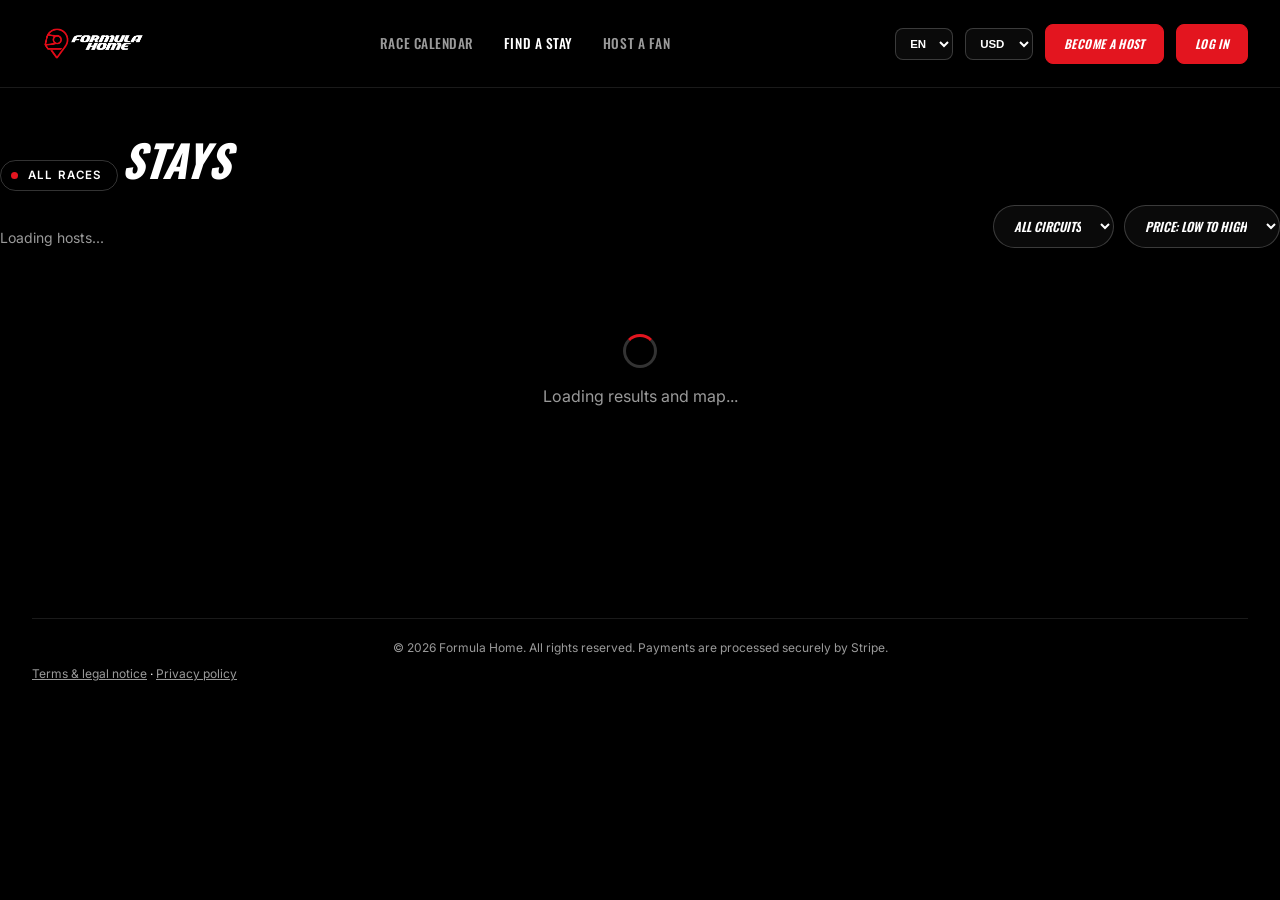
<file: search.html>
<!doctype html>
<html lang="es">
<head>
<meta charset="UTF-8" />
<meta name="viewport" content="width=device-width, initial-scale=1.0" />
<meta name="theme-color" content="#e20a16" />
<title>Find a stay | Formula Home</title>
<link rel="preconnect" href="https://fonts.googleapis.com">
<link rel="preconnect" href="https://fonts.gstatic.com" crossorigin>
<link href="https://fonts.googleapis.com/css2?family=Oswald:wght@400;500;600;700&family=Inter:wght@400;500;600;700&display=swap" rel="stylesheet">
<link rel="stylesheet" href="assets/leaflet/leaflet.css" />
<link rel="stylesheet" href="assets/style.css">
<style>
  .stays-page{ padding:36px 0 70px; }
  .stays-head h1{ font-size:clamp(30px,4vw,44px); }
  .stays-sub-row{ display:flex; justify-content:space-between; align-items:flex-end; flex-wrap:wrap; gap:16px; margin:14px 0 26px; }
  .stays-sub-row p{ color:var(--steel); font-size:14px; }
  .filter-group{ display:flex; gap:10px; flex-wrap:wrap; }
  .filter-select{
    padding:10px 16px; border-radius:999px; border:1px solid var(--line-strong);
    background:#0a0a0a; color:#fff; font-size:12.5px; font-family:'Oswald',sans-serif; font-weight:600; font-style:italic;
    text-transform:uppercase;
  }
  .results-area{ display:grid; grid-template-columns:1fr; gap:0; border:1px solid var(--line-strong); border-radius:12px; overflow:hidden; }
  @media(min-width:900px){ .results-area{ grid-template-columns:1.35fr 1fr; } }
  #map{ min-height:420px; height:100%; }
  @media(max-width:899px){ #map{ height:300px; } }
  .list-pane{ max-height:720px; overflow-y:auto; padding:14px; display:flex; flex-direction:column; gap:12px; border-left:1px solid var(--line); }
  @media(max-width:899px){ .list-pane{ border-left:none; border-top:1px solid var(--line); max-height:none; } }
  .host-card{ display:flex; gap:0; border:1px solid var(--line-strong); border-radius:14px; overflow:hidden; cursor:pointer; transition:border-color .15s, transform .15s, box-shadow .15s; background:#0d0d0e; }
  .host-card:hover{ border-color:var(--red); box-shadow:0 8px 24px rgba(0,0,0,.45); transform:translateY(-1px); }
  .host-card .ph{ flex:0 0 38%; min-height:190px; background:#17171a center/cover no-repeat; position:relative; }
  .host-card .ph.empty{ display:flex; align-items:center; justify-content:center; font-size:34px; color:#3a3a40; }
  .host-card .ph .tag{ position:absolute; left:10px; top:10px; background:rgba(0,0,0,.72); color:#fff; font-size:11px; padding:4px 9px; border-radius:999px; font-family:'Oswald',sans-serif; text-transform:uppercase; letter-spacing:.03em; }
  .host-card .body{ flex:1; min-width:0; padding:14px 16px; display:flex; flex-direction:column; gap:6px; }
  .host-card h4{ font-family:'Oswald',sans-serif; font-weight:600; font-size:18px; line-height:1.2; }
  .host-card .city{ color:var(--steel); font-size:13px; }
  .host-card .circ{ color:#d4d4d8; font-size:12.5px; }
  .host-card .am{ display:flex; flex-wrap:wrap; gap:6px; margin-top:4px; }
  .host-card .am span{ font-size:12px; border:1px solid var(--line); border-radius:999px; padding:3px 9px; color:#d4d4d8; }
  .host-card .foot{ margin-top:auto; display:flex; align-items:flex-end; justify-content:space-between; gap:10px; padding-top:8px; }
  .host-card .meta{ font-size:12px; color:var(--steel); line-height:1.5; }
  .host-card .price{ text-align:right; font-family:'Oswald',sans-serif; font-weight:700; font-size:22px; line-height:1; white-space:nowrap; }
  .host-card .price small{ display:block; font-family:Inter,sans-serif; font-weight:400; font-size:11px; color:var(--steel); margin-top:4px; }
  .host-card .mapbtn{ background:none; border:1px solid var(--line-strong); color:#d4d4d8; border-radius:999px; font-size:11.5px; padding:4px 10px; cursor:pointer; }
  .host-card .mapbtn:hover{ border-color:var(--red); color:#fff; }
  @media(max-width:560px){ .host-card{ flex-direction:column; } .host-card .ph{ flex:none; height:180px; } }
  .empty-pane, .loading-pane{ display:flex; flex-direction:column; align-items:center; justify-content:center; text-align:center; padding:60px 30px; gap:16px; color:var(--steel); }
  .spinner{ width:34px; height:34px; border-radius:50%; border:3px solid var(--line-strong); border-top-color:var(--red); animation:spin .9s linear infinite; }
  @keyframes spin{ to{ transform:rotate(360deg); } }
  .leaflet-popup-content-wrapper{ background:#0a0a0a; color:#fff; border-radius:8px; }
  .leaflet-popup-tip{ background:#0a0a0a; }
  .popup-content b{ font-family:'Oswald',sans-serif; font-style:italic; }
  .stay-grid{ display:grid; grid-template-columns:repeat(auto-fill,minmax(280px,1fr)); gap:20px; }
  .stay-grid .empty-pane, .stay-grid .loading-pane{ grid-column:1/-1; }
  .stay-grid .host-card{ flex-direction:column; }
  .stay-grid .host-card .ph{ flex:none; height:210px; min-height:0; }
  .stay-grid .host-card .toprow{ display:flex; justify-content:space-between; align-items:flex-start; gap:10px; }
</style>
</head>
<body>

<header class="nav">
  <div class="nav-top">
    <a href="index.html" class="logo"><img src="assets/logo.jpg" alt="Formula Home" /></a>
    <nav class="main-links">
      <a href="calendar.html" data-i18n="nav.calendar">Race calendar</a>
      <a href="search.html" class="active-link" data-i18n="nav.stay">Find a stay</a>
      <a href="host-register.html" data-i18n="nav.host">Host a fan</a>
    </nav>
    <div class="nav-right">
      <select class="lang-select" id="lang-select">
        <option value="en">EN</option>
        <option value="es">ES</option>
        <option value="pt">PT</option>
        <option value="fr">FR</option>
        <option value="de">DE</option>
        <option value="it">IT</option>
        <option value="ja">JA</option>
        <option value="zh">ZH</option>
      </select>
      <select class="currency-select" id="currency-select">
        <option value="USD">USD</option>
        <option value="EUR">EUR</option>
        <option value="GBP">GBP</option>
        <option value="ARS">ARS</option>
        <option value="BRL">BRL</option>
        <option value="MXN">MXN</option>
        <option value="JPY">JPY</option>
        <option value="CNY">CNY</option>
      </select>
      <a href="host-register.html" class="btn btn-small" data-i18n="nav.becomeHost">Become a host</a>
    </div>
    <button class="burger" id="burger" aria-label="Menu"><span></span><span></span><span></span></button>
  </div>
  <div class="mobile-menu" id="mobile-menu">
<div style="display:flex; gap:10px; margin:10px 0 4px;">
      <select class="lang-select" id="lang-select-mobile">
        <option value="en">EN</option>
        <option value="es">ES</option>
        <option value="pt">PT</option>
        <option value="fr">FR</option>
        <option value="de">DE</option>
        <option value="it">IT</option>
        <option value="ja">JA</option>
        <option value="zh">ZH</option>
      </select>
      <select class="currency-select" id="currency-select-mobile">
        <option value="USD">USD</option>
        <option value="EUR">EUR</option>
        <option value="GBP">GBP</option>
        <option value="ARS">ARS</option>
        <option value="BRL">BRL</option>
        <option value="MXN">MXN</option>
        <option value="JPY">JPY</option>
        <option value="CNY">CNY</option>
      </select>
    </div>
    <a href="calendar.html" data-i18n="nav.calendar">Race calendar</a>
    <a href="search.html" data-i18n="nav.stay">Find a stay</a>
    <a href="host-register.html" data-i18n="nav.host">Host a fan</a>
  </div>
</header>

<main class="wrap stays-page">
  <div class="stays-head">
    <span class="eyebrow"><span class="dot"></span><span data-i18n="stays.allRaces">All races</span></span>
    <h1 class="headline" style="margin-top:14px;" data-i18n="stays.title">Stays</h1>
  </div>
  <div class="stays-sub-row">
    <p id="results-count" data-i18n="stays.loading">Loading hosts...</p>
    <div class="filter-group">
      <select class="filter-select" id="circuit-filter">
        <option value="" data-i18n="search.allCircuits">All circuits</option>
      </select>
      <select class="filter-select" id="sort-select">
        <option value="price-asc" data-i18n="search.sortPriceAsc">Price: low to high</option>
        <option value="price-desc" data-i18n="search.sortPriceDesc">Price: high to low</option>
        <option value="rating" data-i18n="search.sortRating">Best rated</option>
        <option value="newest" data-i18n="search.sortNewest">Newest listings</option>
      </select>
    </div>
  </div>

  <div class="stay-layout" id="stay-layout">
    <div id="track-slot" style="display:contents"></div>
    <div class="stay-grid" id="list-pane">
      <div class="loading-pane"><div class="spinner"></div><span data-i18n="search.loadingResultsMap">Loading results and map...</span></div>
    </div>
  </div>
</main>

<footer>
  <div class="wrap">
    <div class="foot-bottom" data-i18n="foot.copyright">© 2026 Formula Home. All rights reserved.</div>
  </div>
</footer>

<script src="assets/leaflet/leaflet.js"></script>
<script src="assets/supabase.js"></script>
<script src="assets/i18n.js"></script>
<script src="assets/i18n-platform.js"></script>
<script src="assets/config.js"></script>
<script src="assets/races.js"></script>
<script src="assets/tracks.js"></script>
<script src="assets/app.js"></script>
<script>
  document.getElementById('burger').addEventListener('click', () => {
    document.getElementById('mobile-menu').classList.toggle('open');
  });

  // language + currency (desktop + mobile controls kept in sync)
  applyI18n();
  const langSelects = [document.getElementById('lang-select'), document.getElementById('lang-select-mobile')].filter(Boolean);
  const currencySelects = [document.getElementById('currency-select'), document.getElementById('currency-select-mobile')].filter(Boolean);
  langSelects.forEach(sel => { sel.value = getLang(); sel.addEventListener('change', () => {
    setLang(sel.value);
    langSelects.forEach(s => s.value = sel.value);
    if(typeof onLangChange === 'function') onLangChange();
  }); });
  currencySelects.forEach(sel => { sel.value = getDisplayCurrency(); sel.addEventListener('change', () => {
    setDisplayCurrency(sel.value);
    currencySelects.forEach(s => s.value = sel.value);
    if(typeof onCurrencyChange === 'function') onCurrencyChange();
  }); });

  let allHosts = [];

  async function renderList(hosts){
    const listPane = document.getElementById('list-pane');
    const countEl = document.getElementById('results-count');
    countEl.textContent = `${hosts.length} ${t('stays.hostsFoundSuffix')}`;

    if(hosts.length === 0){
      listPane.innerHTML = `
        <div class="empty-pane">
          <div style="width:44px;height:44px;border:1px solid var(--line-strong);border-radius:10px;display:flex;align-items:center;justify-content:center;">
            <svg width="19" height="19" viewBox="0 0 24 24" fill="none" stroke="var(--steel)" stroke-linecap="round" stroke-linejoin="round"><path d="M5 3v18"/><path d="M5 4h13l-2.5 4L18 12H5"/></svg>
          </div>
          <h3 style="color:#fff; font-size:16px;">${t('search.emptyTitle')}</h3>
          <p style="max-width:280px;">${t('search.emptyBody')}</p>
          <a href="host-register.html" class="btn" style="margin-top:8px;">${t('foot.becomeHost')}</a>
        </div>`;
      return;
    }

    const priced = await Promise.all(hosts.map(async h => {
      const conv = await convertPrice(h.price_per_night, h.currency);
      return { ...h, displayPrice: formatMoney(conv.amount, conv.currency) };
    }));

    listPane.innerHTML = priced.map(h => `
      <div class="host-card" data-id="${FH.esc(h.id)}">
        ${(h.photo_urls && h.photo_urls[0]) ? `<div class="ph" style="background-image:url('${FH.esc(h.photo_urls[0])}')">${h.is_demo ? `<span class="tag" style="background:#f5c542;color:#111;font-weight:700">${FH.esc(t('p.demo.tag'))}</span>` : ''}</div>` : `<div class="ph empty">🏁</div>`}
        <div class="body">
          <div class="toprow"><h4>${FH.esc(h.title || (h.city + (h.country ? ', ' + h.country : '')))}</h4><div>${FH.ratingBadge(h.avg, h.n)}</div></div>
          <div class="city">📍 ${FH.esc(h.city)}${h.country ? ', ' + FH.esc(h.country) : ''}</div>
          <div class="circ">🏁 ${FH.esc(h.circuit)}</div>
          <div class="am">${(h.amenities || []).slice(0, 4).map(k => { const d = FH.AMENITIES.find(x => x[0] === k); return d ? `<span>${d[1]} ${FH.esc(t('ft.' + k))}</span>` : ''; }).join('')}${(h.amenities || []).length > 4 ? `<span>+${(h.amenities || []).length - 4}</span>` : ''}</div>
          <div class="foot">
            <div class="meta">${h.capacity ? `👥 ${h.capacity} ${t('search.guestsSuffix')}<br>` : ''}${t('search.hostedBy')} ${FH.esc((h.name || '').split(' ')[0])}<br><button class="mapbtn" data-map="${FH.esc(h.id)}" type="button">📍 ${FH.esc(t('p.se.seeMap'))}</button></div>
            <div class="price">${h.displayPrice}<small>${FH.esc(t('p.ls.perNight'))}${h.min_nights > 1 ? ' · ' + FH.esc(t('p.ls.minNights', { n: h.min_nights })) : ''}</small></div>
          </div>
        </div>
      </div>
    `).join('');

    listPane.querySelectorAll('.host-card').forEach(card => {
      card.addEventListener('click', (e) => {
        const mb = e.target.closest('[data-map]');
        const id = card.dataset.id;
        if(mb){ const h = hosts.find(x => x.id === id); if(h){ FH.showMap({ lat: h.lat, lng: h.lng, title: h.title || h.city, circuit: FH.circuitOf(h.circuit) }); } return; }
        location.href = 'listing.html?id=' + encodeURIComponent(id);
      });
    });
  }

  function contactButton(h){
    return `<a class="contact-btn" href="listing.html?id=${FH.esc(h.id)}">${FH.esc(t('p.se.viewDetails'))}</a>`;
  }

  function applyFiltersAndRender(){
    const circuit = document.getElementById('circuit-filter').value;
    const sort = document.getElementById('sort-select').value;
    let filtered = allHosts.filter(h => !circuit || h.circuit === circuit);
    if(sort === 'price-asc') filtered.sort((a,b) => a.price_per_night - b.price_per_night);
    if(sort === 'price-desc') filtered.sort((a,b) => b.price_per_night - a.price_per_night);
    if(sort === 'rating') filtered.sort((a,b) => ((b.avg || 0) - (a.avg || 0)) || ((b.n || 0) - (a.n || 0)));
    if(sort === 'newest') filtered.sort((a,b) => new Date(b.created_at) - new Date(a.created_at));
    const tp = circuit ? FH.trackPanel(circuit, t('p.track.circuit')) : '';
    document.getElementById('track-slot').innerHTML = tp;
    FH.hydrateTracks(document.getElementById('track-slot'));
    document.getElementById('stay-layout').classList.toggle('has-track', !!tp);
    renderList(filtered);
  }
  function onCurrencyChange(){ applyFiltersAndRender(); }
  function onLangChange(){ applyFiltersAndRender(); }

  document.getElementById('circuit-filter').addEventListener('change', applyFiltersAndRender);
  document.getElementById('sort-select').addEventListener('change', applyFiltersAndRender);

  FH.initNav();
  (async () => {
    let q = supabaseClient
      .from('hosts')
      .select(FH.LISTING_COLS)
      .eq('status', 'approved')
      .order('created_at', { ascending:false });
    if(!FH.demoOn()) q = q.eq('is_demo', false);
    const { data, error } = await q;

    if(error){
      document.getElementById('results-count').textContent = t('search.loadError');
      document.getElementById('list-pane').innerHTML = `<div class="empty-pane"><p>${FH.esc(error.message)}</p></div>`;
      return;
    }

    allHosts = data || [];
    const RM = await FH.ratingMap();
    allHosts.forEach(h => { const r = RM[h.id]; h.avg = r ? r.avg : 0; h.n = r ? r.n : 0; });

    const circuits = [...new Set(allHosts.map(h => h.circuit))];
    const sel = document.getElementById('circuit-filter');
    circuits.forEach(c => {
      const opt = document.createElement('option');
      opt.value = c; opt.textContent = c;
      sel.appendChild(opt);
    });

    const cp = new URLSearchParams(location.search).get('circuit'); if(cp && circuits.includes(cp)) sel.value = cp;
    applyFiltersAndRender();
  })();
</script>

</body>
</html>
</file>
<file: assets/style.css>
:root{
  --bg:#000000;
  --panel:#0a0a0a;
  --red:#e3151f;
  --red-dark:#a80d15;
  --line: rgba(255,255,255,0.10);
  --line-strong: rgba(255,255,255,0.20);
  --steel:#9a9a9a;
}
*{box-sizing:border-box; margin:0; padding:0;}
html{scroll-behavior:smooth;}
body{
  background:var(--bg);
  color:#fff;
  font-family:'Inter', sans-serif;
  line-height:1.5;
  overflow-x:hidden;
}
a{color:inherit; text-decoration:none;}
img{display:block; max-width:100%;}
button{font-family:inherit; cursor:pointer;}
::selection{ background:var(--red); color:#fff; }
:focus-visible{ outline:2px solid var(--red); outline-offset:3px; }
.wrap{ max-width:1320px; margin:0 auto; padding:0 24px; }
@media(min-width:640px){ .wrap{ padding:0 32px; } }

.headline{
  font-family:'Oswald', sans-serif;
  font-weight:700;
  font-style:italic;
  text-transform:uppercase;
  letter-spacing:0.005em;
  transform:skewX(-4deg);
  display:inline-block;
  line-height:0.98;
}
.eyebrow{
  display:inline-flex; align-items:center; gap:10px;
  border:1px solid var(--line-strong);
  border-radius:999px;
  padding:6px 16px 6px 10px;
  font-size:11.5px; letter-spacing:0.1em; text-transform:uppercase; color:#fff;
  font-weight:600;
}
.eyebrow .dot{ width:7px; height:7px; border-radius:50%; background:var(--red); flex-shrink:0; }

@media (prefers-reduced-motion: reduce){
  *{ animation-duration:0.01ms !important; animation-iteration-count:1 !important; transition-duration:0.01ms !important; scroll-behavior:auto !important; }
}

.scroll-rail{ position:fixed; top:0; right:0; width:3px; height:100vh; z-index:200; background:var(--line); }
.scroll-rail .fill{ position:absolute; top:0; left:0; width:100%; background:var(--red); height:14%; }

/* ---------- NAV ---------- */
header.nav{ position:sticky; top:0; z-index:100; background:#000; border-bottom:1px solid var(--line); }
.nav-top{
  max-width:1320px; margin:0 auto; padding:16px 20px;
  display:flex; align-items:center; justify-content:space-between; gap:16px;
}
@media(min-width:640px){ .nav-top{ padding:18px 32px; } }
.logo img{ height:42px; width:auto; }
@media(min-width:640px){ .logo img{ height:51px; } }
.main-links{ display:none; gap:30px; }
@media(min-width:820px){ .main-links{ display:flex; } }
.main-links a{ font-family:'Oswald',sans-serif; font-weight:500; font-size:13.5px; text-transform:uppercase; letter-spacing:0.04em; color:var(--steel); }
.main-links a:hover, .main-links a.active-link{ color:#fff; }
.nav-right{ display:none; align-items:center; gap:12px; }
@media(min-width:820px){ .nav-right{ display:flex; } }
.lang-select, .currency-select{
  background:#0a0a0a; border:1px solid var(--line-strong); border-radius:8px;
  color:#fff; font-size:11.5px; font-weight:700; padding:8px 10px; cursor:pointer;
}
.lang-select{ max-width:92px; }

/* ---------- package builder ---------- */
.pkg-box{ border:1px solid var(--line-strong); border-radius:12px; padding:24px; margin-top:24px; }
.pkg-step{ display:flex; gap:14px; align-items:flex-start; padding:16px 0; border-top:1px solid var(--line); }
.pkg-step:first-child{ border-top:none; }
.pkg-step .step-badge{
  width:26px; height:26px; border-radius:50%; border:1px solid var(--line-strong); flex-shrink:0;
  display:flex; align-items:center; justify-content:center; font-size:12px; font-weight:700; font-family:'Oswald',sans-serif;
}
.pkg-step.done .step-badge{ background:var(--red); border-color:var(--red); }
.pkg-step .step-body{ flex:1; }
.pkg-step .step-body b{ font-family:'Oswald',sans-serif; font-weight:600; font-style:italic; font-size:14.5px; text-transform:uppercase; display:block; margin-bottom:6px; }
.pkg-step .step-body p{ font-size:13px; color:var(--steel); margin-bottom:10px; }
.pkg-inline-row{ display:flex; gap:10px; flex-wrap:wrap; align-items:center; }
.pkg-inline-row input, .pkg-inline-row select{
  background:#0a0a0a; border:1px solid var(--line-strong); border-radius:8px; padding:9px 12px; color:#fff; font-size:13px;
}
.pkg-inline-row input[type=number]{ width:110px; }
.pkg-add-btn{
  background:transparent; border:1px solid var(--red); color:var(--red); border-radius:8px; padding:9px 16px;
  font-family:'Oswald',sans-serif; font-weight:600; font-style:italic; font-size:12.5px; text-transform:uppercase;
}
.pkg-summary{ background:#0a0a0a; border:1px solid var(--line-strong); border-radius:10px; padding:20px; margin-top:20px; display:none; }
.pkg-summary.show{ display:block; }
.pkg-summary .row{ display:flex; justify-content:space-between; padding:9px 0; border-bottom:1px solid var(--line); font-size:13.5px; }
.pkg-summary .row:last-of-type{ border-bottom:none; }
.pkg-summary .row.total{ font-family:'Oswald',sans-serif; font-weight:700; font-size:16px; color:var(--red); border-top:1px solid var(--line-strong); margin-top:6px; padding-top:14px; }
.pkg-actions{ display:flex; gap:10px; margin-top:16px; flex-wrap:wrap; }

/* motorsport tips */
.tips-list{ display:flex; flex-direction:column; gap:12px; }
.tip-row{ display:flex; gap:12px; align-items:flex-start; border:1px solid var(--line-strong); border-radius:10px; padding:16px; }
.tip-row .flag{ width:26px; height:26px; border-radius:6px; background:rgba(227,21,31,0.15); border:1px solid var(--red); flex-shrink:0; display:flex; align-items:center; justify-content:center; font-size:12px; }
.tip-row p{ font-size:13.5px; color:#ddd; line-height:1.6; }

@media print{
  header.nav, footer, .plan-section:not(.print-section){ display:none !important; }
  body{ background:#fff; color:#000; }
}

.burger{ display:flex; flex-direction:column; justify-content:center; gap:5px; width:26px; height:20px; background:none; border:none; }
.burger span{ display:block; height:2px; background:#fff; border-radius:1px; }
@media(min-width:820px){ .burger{ display:none; } }
.mobile-menu{
  display:none; flex-direction:column; gap:2px; padding:0 20px 18px; border-top:1px solid var(--line);
}
.mobile-menu.open{ display:flex; padding-top:14px; }
.mobile-menu a{ padding:12px 4px; font-family:'Oswald',sans-serif; font-weight:500; font-size:14px; text-transform:uppercase; border-bottom:1px solid var(--line); }

.btn{
  display:inline-flex; align-items:center; gap:8px;
  padding:13px 24px;
  font-family:'Oswald',sans-serif; font-weight:600; font-style:italic; font-size:13px;
  text-transform:uppercase; letter-spacing:0.03em;
  border-radius:8px; border:1px solid var(--red);
  background:var(--red); color:#fff;
  transition:background .2s, transform .15s;
}
.btn:hover{ background:var(--red-dark); transform:translateY(-1px); }
.btn-ghost{ background:#000; border:1px solid #2a2a2a; }
.btn-ghost:hover{ background:#111; transform:none; }
.btn-small{ padding:10px 18px; font-size:12px; }

/* ---------- HERO ---------- */
.hero{ position:relative; }
.hero-media{ position:relative; min-height:min(78vh, 680px); overflow:hidden; display:flex; }
.hero-media img{ position:absolute; inset:0; width:100%; height:100%; object-fit:cover; object-position:65% 30%; }
.hero-scrim{
  position:absolute; inset:0;
  background:
    linear-gradient(90deg, rgba(0,0,0,0.94) 0%, rgba(0,0,0,0.78) 36%, rgba(0,0,0,0.2) 66%, rgba(0,0,0,0.4) 100%),
    linear-gradient(0deg, rgba(0,0,0,0.6) 0%, transparent 30%);
}
.hero-content{ position:relative; z-index:2; width:100%; display:flex; flex-direction:column; justify-content:center; padding:48px 20px; }
@media(min-width:640px){ .hero-content{ padding:56px 32px; } }
.hero-content .inner{ max-width:1320px; margin:0 auto; width:100%; }
.hero .eyebrow{ margin-bottom:22px; }
.hero h1{ font-size:clamp(30px, 6.5vw, 60px); color:#fff; max-width:720px; }
.hero h1 .accent{ color:var(--red); display:block; }
.hero p.sub{ max-width:460px; margin-top:22px; color:#d8d8d8; font-size:14.5px; line-height:1.6; }
@media(min-width:640px){ .hero p.sub{ font-size:15.5px; } }
.hero-actions{ display:flex; gap:12px; margin-top:28px; flex-wrap:wrap; }
.live-count{ margin-top:24px; font-size:12.5px; color:var(--steel); display:flex; align-items:center; gap:8px; }
.dot-live{ width:7px; height:7px; border-radius:50%; background:#4ade80; display:inline-block; animation:pulse 2s infinite; }
@keyframes pulse{ 0%,100%{opacity:1;} 50%{opacity:.35;} }

.ticker-strip{ border-top:1px solid var(--line); overflow:hidden; white-space:nowrap; }
.ticker-track{ display:inline-flex; align-items:center; gap:34px; padding:12px 0; animation: ticker 26s linear infinite; }
@keyframes ticker{ 0%{ transform:translateX(0); } 100%{ transform:translateX(-50%); } }
.ticker-track span{
  font-family:'Oswald',sans-serif; font-weight:600; font-style:italic;
  font-size:12px; text-transform:uppercase; letter-spacing:0.05em; color:var(--steel);
  display:inline-flex; align-items:center; gap:10px;
}
.ticker-track span::after{ content:'●'; color:var(--red); font-size:6px; margin-left:22px; }

/* ---------- SECTIONS ---------- */
section{ padding:64px 0; border-bottom:1px solid var(--line); }
@media(min-width:640px){ section{ padding:86px 0; } }
.sec-head{ margin-bottom:36px; }
@media(min-width:640px){ .sec-head{ margin-bottom:44px; } }
.sec-head h2{ font-size:clamp(26px, 5vw, 42px); margin-top:18px; color:#fff; }
.sec-head p{ color:var(--steel); margin-top:14px; max-width:460px; font-size:14.5px; }

.why-grid{ display:grid; grid-template-columns:1fr; gap:1px; background:var(--line); border:1px solid var(--line); margin-top:8px; }
@media(min-width:640px){ .why-grid{ grid-template-columns:repeat(3,1fr); } }
.why-card{ background:#000; padding:26px 22px; }
.why-card .icon{
  width:42px; height:42px; border-radius:8px; border:1px solid var(--line-strong);
  display:flex; align-items:center; justify-content:center; margin-bottom:16px; position:relative;
}
.why-card .icon svg{ width:18px; height:18px; stroke:var(--red); }
.why-card .num{ position:absolute; top:-8px; left:50px; font-family:'Oswald',sans-serif; font-size:11px; color:var(--steel); font-weight:600; }
.why-card h3{ font-family:'Oswald',sans-serif; font-weight:600; font-style:italic; font-size:18px; text-transform:uppercase; line-height:1.15; margin-bottom:10px; }
.why-card p{ font-size:13.5px; color:var(--steel); line-height:1.6; }

.how-grid{ display:grid; grid-template-columns:1fr; gap:1px; background:var(--line); border:1px solid var(--line); margin-top:8px; }
@media(min-width:640px){ .how-grid{ grid-template-columns:repeat(3,1fr); } }
.how-card{ background:#000; padding:26px 22px; }
.how-card .step-num{ font-family:'Oswald',sans-serif; color:var(--red); font-size:13px; font-weight:600; }
.how-card h4{ font-family:'Oswald',sans-serif; font-weight:600; font-style:italic; font-size:17px; text-transform:uppercase; margin:10px 0 8px; }
.how-card p{ font-size:13.5px; color:var(--steel); line-height:1.6; }

/* ---------- FOOTER ---------- */
footer{ padding:44px 0 30px; }
.foot-top{ display:grid; grid-template-columns:1fr; gap:32px; }
@media(min-width:820px){ .foot-top{ grid-template-columns:1.4fr 1fr 1fr; } }
.foot-brand img{ height:42px; margin-bottom:14px; }
.foot-brand p{ color:var(--steel); font-size:13px; max-width:280px; line-height:1.6; }
.foot-col h4{ font-size:11px; letter-spacing:0.1em; text-transform:uppercase; color:var(--steel); margin-bottom:14px; }
.foot-col a{ display:block; font-size:13.5px; color:#e6e6e6; margin-bottom:10px; }
.foot-col a:hover{ color:var(--red); }
.foot-bottom{ margin-top:36px; padding-top:20px; border-top:1px solid var(--line); text-align:center; font-size:12px; color:var(--steel); }

.reveal{ opacity:0; transform:translateY(16px); transition:opacity .6s ease, transform .6s ease; }
.reveal.in{ opacity:1; transform:translateY(0); }

/* ===== Platform (accounts, bookings, panels) ===== */
.form-page{ padding:48px 0 90px; }
.form-head{ max-width:640px; margin-bottom:36px; }
.form-head p{ color:var(--steel); margin-top:14px; font-size:15px; }
.field-group{ margin-bottom:18px; }
.field-group label{ display:block; font-size:11.5px; letter-spacing:0.06em; text-transform:uppercase; color:var(--steel); margin-bottom:8px; font-weight:600; }
.field-group input, .field-group select, .field-group textarea{
  width:100%; background:#0a0a0a; border:1px solid var(--line-strong); border-radius:8px;
  padding:13px 16px; color:#fff; font-family:'Inter',sans-serif; font-size:14px;
}
.field-group input:focus, .field-group select:focus, .field-group textarea:focus{ outline:none; border-color:var(--red); }
.field-row{ display:grid; grid-template-columns:1fr 1fr; gap:14px; }
.status-msg{ margin-top:14px; font-size:13.5px; min-height:1em; }
.status-msg.ok{ color:#4ade80; } .status-msg.err{ color:#f87171; }
.panel{ background:var(--panel); border:1px solid var(--line); border-radius:14px; padding:22px; margin-bottom:18px; }
.panel h3{ font-family:'Oswald',sans-serif; text-transform:uppercase; font-size:18px; letter-spacing:0.02em; margin-bottom:14px; }
.panel-head{ display:flex; align-items:center; justify-content:space-between; gap:12px; flex-wrap:wrap; margin-bottom:14px; }
.panel-head h3{ margin:0; }
.muted{ color:var(--steel); font-size:13.5px; }
.btn-row{ display:flex; gap:10px; flex-wrap:wrap; margin-top:12px; }
.btn-danger{ background:#2a0a0c; border:1px solid #5a1a1e; }
.btn-danger:hover{ background:#3a0d10; transform:none; }
.btn[disabled]{ opacity:0.55; cursor:not-allowed; }
.badge{ display:inline-block; font-size:11px; font-weight:700; letter-spacing:0.05em; text-transform:uppercase; padding:4px 10px; border-radius:999px; border:1px solid var(--line-strong); color:#ddd; }
.b-requested,.b-pending{ border-color:#a16207; color:#facc15; }
.b-accepted,.b-approved{ border-color:#166534; color:#4ade80; }
.b-declined,.b-rejected,.b-cancelled{ border-color:#7f1d1d; color:#f87171; }
.b-paused{ border-color:#52525b; color:#a1a1aa; }
.auth-card{ max-width:460px; }
.tabs{ display:flex; gap:8px; margin-bottom:22px; }
.tab{ flex:1; padding:12px; border:1px solid var(--line-strong); border-radius:999px; background:transparent; color:#fff; font-weight:600; font-size:13px; }
.tab.active{ background:var(--red); border-color:var(--red); }
.link-btn{ background:none; border:none; color:var(--steel); text-decoration:underline; font-size:13px; padding:0; margin-top:10px; }
.item{ border:1px solid var(--line); border-radius:12px; padding:16px; margin-bottom:12px; background:#050505; }
.item-top{ display:flex; justify-content:space-between; gap:12px; flex-wrap:wrap; align-items:flex-start; }
.item h4{ font-size:16px; margin-bottom:2px; }
.item .sub{ color:var(--steel); font-size:13px; }
.item .msg{ margin-top:8px; font-size:13.5px; color:#ddd; border-left:2px solid var(--line-strong); padding-left:10px; }
.contact-box{ margin-top:10px; padding:10px 12px; border:1px dashed var(--line-strong); border-radius:8px; font-size:13.5px; }
.thumb-row{ display:flex; gap:10px; flex-wrap:wrap; margin-top:8px; }
.thumb{ position:relative; width:96px; height:72px; border-radius:8px; overflow:hidden; border:1px solid var(--line-strong); }
.thumb img{ width:100%; height:100%; object-fit:cover; }
.thumb button{ position:absolute; top:3px; right:3px; background:rgba(0,0,0,0.75); color:#fff; border:none; border-radius:6px; font-size:11px; padding:2px 6px; }
.th-list{ max-height:240px; overflow:auto; display:flex; flex-direction:column; gap:8px; margin:10px 0; padding:4px; }
.th-msg{ max-width:82%; padding:8px 12px; border-radius:12px; font-size:13.5px; background:#151515; }
.th-msg.mine{ align-self:flex-end; background:rgba(227,21,31,0.22); }
.th-time{ font-size:10.5px; color:var(--steel); margin-top:2px; }
.th-empty{ color:var(--steel); font-size:13px; }
.th-form{ display:flex; gap:8px; } .th-form input{ flex:1; background:#0a0a0a; border:1px solid var(--line-strong); border-radius:8px; padding:10px 12px; color:#fff; font-size:14px; }
.stars{ display:inline-flex; gap:4px; } .stars button{ background:none; border:none; font-size:24px; color:#444; padding:0; } .stars button.on{ color:#facc15; }
.stat-row{ display:grid; grid-template-columns:repeat(auto-fit,minmax(140px,1fr)); gap:12px; margin-bottom:18px; }
.stat{ background:var(--panel); border:1px solid var(--line); border-radius:12px; padding:16px; } .stat b{ display:block; font-size:26px; font-family:'Oswald',sans-serif; } .stat span{ color:var(--steel); font-size:12px; text-transform:uppercase; letter-spacing:0.05em; }
/* listing page */
.ls-grid{ display:grid; grid-template-columns:1fr; gap:28px; }
@media(min-width:900px){ .ls-grid{ grid-template-columns:1.4fr 1fr; } }
.gallery{ display:grid; grid-template-columns:2fr 1fr; gap:8px; margin-bottom:22px; }
.gallery img{ width:100%; height:100%; object-fit:cover; border-radius:10px; }
.gallery .g-main{ grid-row:span 2; min-height:260px; } .gallery.one{ grid-template-columns:1fr; }
.ph-empty{ background:#0a0a0a; border:1px dashed var(--line-strong); border-radius:10px; min-height:200px; display:flex; align-items:center; justify-content:center; color:var(--steel); margin-bottom:22px; }
.book-box{ position:sticky; top:96px; }
.price-big{ font-family:'Oswald',sans-serif; font-size:30px; }
.busy-list{ font-size:13px; color:var(--steel); margin-top:6px; }
#ls-map{ height:260px; border-radius:10px; border:1px solid var(--line-strong); margin-top:12px; }
.review{ border-top:1px solid var(--line); padding:12px 0; font-size:14px; } .review .who{ font-weight:600; } .review .rt{ color:#facc15; }
.host-card .thumb-card{ width:100%; height:120px; object-fit:cover; border-radius:8px; margin-bottom:10px; }
.fh-acct{ white-space:nowrap; }

/* checkbox chips (rules / amenities) */
.chip-grid{ display:flex; flex-wrap:wrap; gap:8px; margin-top:6px; }
.chip-check{ position:relative; cursor:pointer; }
.chip-check input{ position:absolute; opacity:0; pointer-events:none; }
.chip-check span.chip{ display:inline-flex; align-items:center; gap:8px; padding:10px 14px; border:1px solid var(--line); border-radius:999px; font-size:14px; background:var(--panel); color:var(--muted,#a1a1aa); transition:.12s; user-select:none; }
.chip-check input:checked + span.chip{ border-color:var(--red,#e20a16); background:rgba(226,10,22,.14); color:#fff; }
.chip-check input:focus-visible + span.chip{ outline:2px solid var(--red,#e20a16); outline-offset:2px; }
.chip-check .ft-ic{ font-size:17px; line-height:1; }
.ft-chip{ display:inline-flex; align-items:center; gap:8px; padding:8px 13px; margin:0 8px 8px 0; border:1px solid var(--line); border-radius:999px; font-size:14px; }
.ft-ic{ font-size:16px; line-height:1; }

/* host form map picker */
#map-picker{ height:360px; border-radius:12px; border:1px solid var(--line-strong); overflow:hidden; margin-top:6px; background:#111; }
.map-hint{ font-size:13px; color:var(--muted,#a1a1aa); margin-top:8px; }

/* host form, step cards (Airbnb-style) */
.hf{ max-width:780px; margin:0 auto; display:flex; flex-direction:column; gap:18px; }
.hf-sec{ background:var(--panel); border:1px solid var(--line); border-radius:16px; padding:24px 24px 8px; }
.hf-head{ display:flex; align-items:center; gap:14px; margin-bottom:18px; }
.hf-head h2{ font-family:'Oswald',sans-serif; font-size:21px; text-transform:uppercase; letter-spacing:.02em; margin:0; }
.hf-n{ width:34px; height:34px; border-radius:50%; background:var(--red); color:#fff; display:flex; align-items:center; justify-content:center; font-family:'Oswald',sans-serif; font-weight:700; flex:none; }
.hf-submit{ padding:6px 0 30px; }
@media(max-width:560px){ .hf-sec{ padding:18px 16px 4px; } }

/* contact method pills */
.radio-row{ display:flex; flex-wrap:wrap; gap:8px; }
.radio-pill{ position:relative; cursor:pointer; padding:10px 18px; border:1px solid var(--line-strong); border-radius:999px; font-size:14px; color:#d4d4d8; background:var(--panel); user-select:none; }
.radio-pill input{ position:absolute; opacity:0; pointer-events:none; }
.radio-pill.active{ border-color:var(--red); background:rgba(226,10,22,.14); color:#fff; }

/* ratings + reviews */
.rt-badge{ display:inline-flex; align-items:center; gap:9px; }
.rt-score{ background:var(--red); color:#fff; font-family:'Oswald',sans-serif; font-weight:700; font-size:16px; min-width:38px; height:34px; padding:0 8px; display:inline-flex; align-items:center; justify-content:center; border-radius:9px 9px 9px 2px; }
.rt-txt{ display:flex; flex-direction:column; line-height:1.15; text-align:left; }
.rt-txt b{ font-size:13px; } .rt-txt small{ font-size:11.5px; color:var(--steel,#a1a1aa); }
.rt-new{ font-size:11.5px; border:1px solid var(--line-strong); border-radius:999px; padding:3px 10px; color:#d4d4d8; }
.rv-sum{ display:flex; gap:26px; flex-wrap:wrap; align-items:center; padding-bottom:16px; margin-bottom:6px; border-bottom:1px solid var(--line); }
.rv-big{ text-align:center; min-width:96px; } .rv-big .n{ font-family:'Oswald',sans-serif; font-weight:700; font-size:46px; line-height:1; }
.rv-big .st{ color:#facc15; letter-spacing:2px; font-size:15px; margin-top:6px; } .rv-big small{ display:block; color:var(--steel,#a1a1aa); font-size:12px; margin-top:4px; }
.rv-bars{ flex:1; min-width:200px; display:flex; flex-direction:column; gap:6px; }
.rv-bar{ display:flex; align-items:center; gap:10px; font-size:12.5px; color:#d4d4d8; }
.rv-bar .tr{ flex:1; height:7px; background:#1f1f23; border-radius:99px; overflow:hidden; } .rv-bar .tr i{ display:block; height:100%; background:#facc15; border-radius:99px; } .rv-bar .c{ width:24px; text-align:right; color:var(--steel,#a1a1aa); }
.rv-card{ display:flex; gap:14px; padding:16px 0; border-top:1px solid var(--line); } .rv-sum + .rv-card{ border-top:none; }
.rv-av{ flex:none; width:42px; height:42px; border-radius:50%; background:#26262b; display:flex; align-items:center; justify-content:center; font-family:'Oswald',sans-serif; font-weight:600; font-size:17px; }
.rv-main{ flex:1; min-width:0; } .rv-top{ display:flex; align-items:baseline; gap:10px; flex-wrap:wrap; } .rv-top b{ font-size:14.5px; } .rv-top .d{ color:var(--steel,#a1a1aa); font-size:12.5px; }
.rv-stars{ color:#facc15; letter-spacing:1px; font-size:13px; margin-top:2px; } .rv-text{ margin-top:8px; font-size:14.5px; line-height:1.55; white-space:pre-line; }
.host-card .toprow{ display:flex; justify-content:space-between; gap:10px; align-items:flex-start; }

/* ===== Payments (Stripe) ===== */
.test-banner{ margin:10px 0; padding:10px 14px; border:1px dashed #f59e0b; border-radius:10px; color:#fbbf24; font-size:13px; line-height:1.4; background:rgba(245,158,11,.06); }
.b-pay-paid{ border-color:#166534; color:#4ade80; }
.b-pay-unpaid,.b-pay-pending{ border-color:#92400e; color:#fbbf24; }
.b-pay-refunded{ border-color:#1e3a8a; color:#93c5fd; }
.b-pay-failed{ border-color:#7f1d1d; color:#f87171; }
.badges{ display:flex; gap:6px; flex-wrap:wrap; justify-content:flex-end; }

/* ===== Legal ===== */
.foot-legal{ margin-top:8px; font-size:12px; } .foot-legal a{ color:var(--steel,#9ca3af); text-decoration:underline; }
.legal h3{ margin:26px 0 8px; } .legal p, .legal li{ color:#d4d4d8; line-height:1.65; font-size:14.5px; margin-bottom:10px; }
.legal ul{ padding-left:20px; } .legal a{ text-decoration:underline; }

.demo-tag{display:inline-block;font-size:11px;font-weight:700;letter-spacing:.08em;text-transform:uppercase;padding:3px 8px;border-radius:6px;background:#f5c542;color:#111;margin-right:6px}
.demo-banner{padding:12px 16px;border-radius:12px;background:rgba(245,197,66,.12);border:1px solid #f5c542;margin:0 0 16px}
.host-box{display:flex;gap:14px;align-items:center}
.host-av{flex:0 0 64px;width:64px;height:64px;border-radius:50%;background:var(--red,#e10600);color:#fff;display:flex;align-items:center;justify-content:center;font-family:'Oswald',sans-serif;font-size:28px;overflow:hidden}
.host-av img{width:100%;height:100%;object-fit:cover}

.map-modal{position:fixed;inset:0;background:rgba(0,0,0,.72);z-index:1000;display:flex;align-items:center;justify-content:center;padding:18px}
.map-box{position:relative;width:min(860px,100%);background:#0d0d0e;border:1px solid var(--line-strong);border-radius:14px;overflow:hidden}
.map-title{padding:14px 52px 12px 18px;font-family:'Oswald',sans-serif;font-weight:600;font-size:17px}
.map-canvas{height:min(480px,62vh);background:#111}
.map-close{position:absolute;right:10px;top:8px;width:34px;height:34px;border-radius:50%;border:1px solid var(--line-strong);background:#000;color:#fff;font-size:22px;line-height:1;cursor:pointer;z-index:2}
.map-close:hover{border-color:var(--red)}

/* circuit outline panel + stays layout */
.stay-layout{ display:grid; grid-template-columns:1fr; gap:24px; align-items:start; }
.stay-layout.has-track{ grid-template-columns:minmax(260px,340px) minmax(0,1fr); }
.track-panel{ position:sticky; top:96px; background:#000; border:1px solid var(--line-strong); border-radius:12px; padding:20px; text-align:center; }
.track-panel svg{ width:100%; height:auto; max-height:300px; display:block; margin:0 auto; overflow:visible; }
.track-panel path{ fill:none; stroke:var(--red); stroke-width:3.5; stroke-linecap:round; stroke-linejoin:round; vector-effect:non-scaling-stroke; filter:drop-shadow(0 0 5px rgba(227,21,31,.55)); }
.track-panel .tp-txt{ margin-top:14px; display:flex; flex-direction:column; gap:4px; }
.track-panel .tp-k{ font-size:11px; letter-spacing:.14em; text-transform:uppercase; color:var(--steel); }
.track-panel .tp-n{ font-family:'Oswald',sans-serif; font-style:italic; text-transform:uppercase; font-size:20px; line-height:1.15; color:#fff; }
@media(max-width:899px){
  .stay-layout.has-track{ grid-template-columns:1fr; gap:16px; }
  .track-panel{ position:static; display:flex; align-items:center; gap:16px; padding:12px 16px; text-align:left; }
  .track-panel .tp-svg{ width:44%; max-width:190px; flex:none; }
  .track-panel svg{ width:100%; max-height:120px; margin:0; }
  .track-panel .tp-txt{ margin:0; }
  .track-panel .tp-n{ font-size:17px; }
}
.track-panel .tp-c{ font-size:10px; color:var(--steel); opacity:.7; text-decoration:none; margin-top:2px; }
.track-panel .tp-c:hover{ opacity:1; text-decoration:underline; }

/* show/hide password */
.pw-wrap{ position:relative; }
.pw-wrap input{ padding-right:48px !important; }
.pw-eye{ position:absolute; right:6px; top:50%; transform:translateY(-50%); width:38px; height:38px; display:flex; align-items:center; justify-content:center; background:none; border:0; color:var(--steel); cursor:pointer; border-radius:8px; }
.pw-eye:hover{ color:#fff; }
.pw-eye:focus-visible{ outline:2px solid var(--red); }
</file>
<file: assets/leaflet/leaflet.css>
/* required styles */

.leaflet-pane,
.leaflet-tile,
.leaflet-marker-icon,
.leaflet-marker-shadow,
.leaflet-tile-container,
.leaflet-pane > svg,
.leaflet-pane > canvas,
.leaflet-zoom-box,
.leaflet-image-layer,
.leaflet-layer {
	position: absolute;
	left: 0;
	top: 0;
	}
.leaflet-container {
	overflow: hidden;
	}
.leaflet-tile,
.leaflet-marker-icon,
.leaflet-marker-shadow {
	-webkit-user-select: none;
	   -moz-user-select: none;
	        user-select: none;
	  -webkit-user-drag: none;
	}
/* Prevents IE11 from highlighting tiles in blue */
.leaflet-tile::selection {
	background: transparent;
}
/* Safari renders non-retina tile on retina better with this, but Chrome is worse */
.leaflet-safari .leaflet-tile {
	image-rendering: -webkit-optimize-contrast;
	}
/* hack that prevents hw layers "stretching" when loading new tiles */
.leaflet-safari .leaflet-tile-container {
	width: 1600px;
	height: 1600px;
	-webkit-transform-origin: 0 0;
	}
.leaflet-marker-icon,
.leaflet-marker-shadow {
	display: block;
	}
/* .leaflet-container svg: reset svg max-width decleration shipped in Joomla! (joomla.org) 3.x */
/* .leaflet-container img: map is broken in FF if you have max-width: 100% on tiles */
.leaflet-container .leaflet-overlay-pane svg {
	max-width: none !important;
	max-height: none !important;
	}
.leaflet-container .leaflet-marker-pane img,
.leaflet-container .leaflet-shadow-pane img,
.leaflet-container .leaflet-tile-pane img,
.leaflet-container img.leaflet-image-layer,
.leaflet-container .leaflet-tile {
	max-width: none !important;
	max-height: none !important;
	width: auto;
	padding: 0;
	}

.leaflet-container img.leaflet-tile {
	/* See: https://bugs.chromium.org/p/chromium/issues/detail?id=600120 */
	mix-blend-mode: plus-lighter;
}

.leaflet-container.leaflet-touch-zoom {
	-ms-touch-action: pan-x pan-y;
	touch-action: pan-x pan-y;
	}
.leaflet-container.leaflet-touch-drag {
	-ms-touch-action: pinch-zoom;
	/* Fallback for FF which doesn't support pinch-zoom */
	touch-action: none;
	touch-action: pinch-zoom;
}
.leaflet-container.leaflet-touch-drag.leaflet-touch-zoom {
	-ms-touch-action: none;
	touch-action: none;
}
.leaflet-container {
	-webkit-tap-highlight-color: transparent;
}
.leaflet-container a {
	-webkit-tap-highlight-color: rgba(51, 181, 229, 0.4);
}
.leaflet-tile {
	filter: inherit;
	visibility: hidden;
	}
.leaflet-tile-loaded {
	visibility: inherit;
	}
.leaflet-zoom-box {
	width: 0;
	height: 0;
	-moz-box-sizing: border-box;
	     box-sizing: border-box;
	z-index: 800;
	}
/* workaround for https://bugzilla.mozilla.org/show_bug.cgi?id=888319 */
.leaflet-overlay-pane svg {
	-moz-user-select: none;
	}

.leaflet-pane         { z-index: 400; }

.leaflet-tile-pane    { z-index: 200; }
.leaflet-overlay-pane { z-index: 400; }
.leaflet-shadow-pane  { z-index: 500; }
.leaflet-marker-pane  { z-index: 600; }
.leaflet-tooltip-pane   { z-index: 650; }
.leaflet-popup-pane   { z-index: 700; }

.leaflet-map-pane canvas { z-index: 100; }
.leaflet-map-pane svg    { z-index: 200; }

.leaflet-vml-shape {
	width: 1px;
	height: 1px;
	}
.lvml {
	behavior: url(#default#VML);
	display: inline-block;
	position: absolute;
	}


/* control positioning */

.leaflet-control {
	position: relative;
	z-index: 800;
	pointer-events: visiblePainted; /* IE 9-10 doesn't have auto */
	pointer-events: auto;
	}
.leaflet-top,
.leaflet-bottom {
	position: absolute;
	z-index: 1000;
	pointer-events: none;
	}
.leaflet-top {
	top: 0;
	}
.leaflet-right {
	right: 0;
	}
.leaflet-bottom {
	bottom: 0;
	}
.leaflet-left {
	left: 0;
	}
.leaflet-control {
	float: left;
	clear: both;
	}
.leaflet-right .leaflet-control {
	float: right;
	}
.leaflet-top .leaflet-control {
	margin-top: 10px;
	}
.leaflet-bottom .leaflet-control {
	margin-bottom: 10px;
	}
.leaflet-left .leaflet-control {
	margin-left: 10px;
	}
.leaflet-right .leaflet-control {
	margin-right: 10px;
	}


/* zoom and fade animations */

.leaflet-fade-anim .leaflet-popup {
	opacity: 0;
	-webkit-transition: opacity 0.2s linear;
	   -moz-transition: opacity 0.2s linear;
	        transition: opacity 0.2s linear;
	}
.leaflet-fade-anim .leaflet-map-pane .leaflet-popup {
	opacity: 1;
	}
.leaflet-zoom-animated {
	-webkit-transform-origin: 0 0;
	    -ms-transform-origin: 0 0;
	        transform-origin: 0 0;
	}
svg.leaflet-zoom-animated {
	will-change: transform;
}

.leaflet-zoom-anim .leaflet-zoom-animated {
	-webkit-transition: -webkit-transform 0.25s cubic-bezier(0,0,0.25,1);
	   -moz-transition:    -moz-transform 0.25s cubic-bezier(0,0,0.25,1);
	        transition:         transform 0.25s cubic-bezier(0,0,0.25,1);
	}
.leaflet-zoom-anim .leaflet-tile,
.leaflet-pan-anim .leaflet-tile {
	-webkit-transition: none;
	   -moz-transition: none;
	        transition: none;
	}

.leaflet-zoom-anim .leaflet-zoom-hide {
	visibility: hidden;
	}


/* cursors */

.leaflet-interactive {
	cursor: pointer;
	}
.leaflet-grab {
	cursor: -webkit-grab;
	cursor:    -moz-grab;
	cursor:         grab;
	}
.leaflet-crosshair,
.leaflet-crosshair .leaflet-interactive {
	cursor: crosshair;
	}
.leaflet-popup-pane,
.leaflet-control {
	cursor: auto;
	}
.leaflet-dragging .leaflet-grab,
.leaflet-dragging .leaflet-grab .leaflet-interactive,
.leaflet-dragging .leaflet-marker-draggable {
	cursor: move;
	cursor: -webkit-grabbing;
	cursor:    -moz-grabbing;
	cursor:         grabbing;
	}

/* marker & overlays interactivity */
.leaflet-marker-icon,
.leaflet-marker-shadow,
.leaflet-image-layer,
.leaflet-pane > svg path,
.leaflet-tile-container {
	pointer-events: none;
	}

.leaflet-marker-icon.leaflet-interactive,
.leaflet-image-layer.leaflet-interactive,
.leaflet-pane > svg path.leaflet-interactive,
svg.leaflet-image-layer.leaflet-interactive path {
	pointer-events: visiblePainted; /* IE 9-10 doesn't have auto */
	pointer-events: auto;
	}

/* visual tweaks */

.leaflet-container {
	background: #ddd;
	outline-offset: 1px;
	}
.leaflet-container a {
	color: #0078A8;
	}
.leaflet-zoom-box {
	border: 2px dotted #38f;
	background: rgba(255,255,255,0.5);
	}


/* general typography */
.leaflet-container {
	font-family: "Helvetica Neue", Arial, Helvetica, sans-serif;
	font-size: 12px;
	font-size: 0.75rem;
	line-height: 1.5;
	}


/* general toolbar styles */

.leaflet-bar {
	box-shadow: 0 1px 5px rgba(0,0,0,0.65);
	border-radius: 4px;
	}
.leaflet-bar a {
	background-color: #fff;
	border-bottom: 1px solid #ccc;
	width: 26px;
	height: 26px;
	line-height: 26px;
	display: block;
	text-align: center;
	text-decoration: none;
	color: black;
	}
.leaflet-bar a,
.leaflet-control-layers-toggle {
	background-position: 50% 50%;
	background-repeat: no-repeat;
	display: block;
	}
.leaflet-bar a:hover,
.leaflet-bar a:focus {
	background-color: #f4f4f4;
	}
.leaflet-bar a:first-child {
	border-top-left-radius: 4px;
	border-top-right-radius: 4px;
	}
.leaflet-bar a:last-child {
	border-bottom-left-radius: 4px;
	border-bottom-right-radius: 4px;
	border-bottom: none;
	}
.leaflet-bar a.leaflet-disabled {
	cursor: default;
	background-color: #f4f4f4;
	color: #bbb;
	}

.leaflet-touch .leaflet-bar a {
	width: 30px;
	height: 30px;
	line-height: 30px;
	}
.leaflet-touch .leaflet-bar a:first-child {
	border-top-left-radius: 2px;
	border-top-right-radius: 2px;
	}
.leaflet-touch .leaflet-bar a:last-child {
	border-bottom-left-radius: 2px;
	border-bottom-right-radius: 2px;
	}

/* zoom control */

.leaflet-control-zoom-in,
.leaflet-control-zoom-out {
	font: bold 18px 'Lucida Console', Monaco, monospace;
	text-indent: 1px;
	}

.leaflet-touch .leaflet-control-zoom-in, .leaflet-touch .leaflet-control-zoom-out  {
	font-size: 22px;
	}


/* layers control */

.leaflet-control-layers {
	box-shadow: 0 1px 5px rgba(0,0,0,0.4);
	background: #fff;
	border-radius: 5px;
	}
.leaflet-control-layers-toggle {
	background-image: url(images/layers.png);
	width: 36px;
	height: 36px;
	}
.leaflet-retina .leaflet-control-layers-toggle {
	background-image: url(images/layers-2x.png);
	background-size: 26px 26px;
	}
.leaflet-touch .leaflet-control-layers-toggle {
	width: 44px;
	height: 44px;
	}
.leaflet-control-layers .leaflet-control-layers-list,
.leaflet-control-layers-expanded .leaflet-control-layers-toggle {
	display: none;
	}
.leaflet-control-layers-expanded .leaflet-control-layers-list {
	display: block;
	position: relative;
	}
.leaflet-control-layers-expanded {
	padding: 6px 10px 6px 6px;
	color: #333;
	background: #fff;
	}
.leaflet-control-layers-scrollbar {
	overflow-y: scroll;
	overflow-x: hidden;
	padding-right: 5px;
	}
.leaflet-control-layers-selector {
	margin-top: 2px;
	position: relative;
	top: 1px;
	}
.leaflet-control-layers label {
	display: block;
	font-size: 13px;
	font-size: 1.08333em;
	}
.leaflet-control-layers-separator {
	height: 0;
	border-top: 1px solid #ddd;
	margin: 5px -10px 5px -6px;
	}

/* Default icon URLs */
.leaflet-default-icon-path { /* used only in path-guessing heuristic, see L.Icon.Default */
	background-image: url(images/marker-icon.png);
	}


/* attribution and scale controls */

.leaflet-container .leaflet-control-attribution {
	background: #fff;
	background: rgba(255, 255, 255, 0.8);
	margin: 0;
	}
.leaflet-control-attribution,
.leaflet-control-scale-line {
	padding: 0 5px;
	color: #333;
	line-height: 1.4;
	}
.leaflet-control-attribution a {
	text-decoration: none;
	}
.leaflet-control-attribution a:hover,
.leaflet-control-attribution a:focus {
	text-decoration: underline;
	}
.leaflet-attribution-flag {
	display: inline !important;
	vertical-align: baseline !important;
	width: 1em;
	height: 0.6669em;
	}
.leaflet-left .leaflet-control-scale {
	margin-left: 5px;
	}
.leaflet-bottom .leaflet-control-scale {
	margin-bottom: 5px;
	}
.leaflet-control-scale-line {
	border: 2px solid #777;
	border-top: none;
	line-height: 1.1;
	padding: 2px 5px 1px;
	white-space: nowrap;
	-moz-box-sizing: border-box;
	     box-sizing: border-box;
	background: rgba(255, 255, 255, 0.8);
	text-shadow: 1px 1px #fff;
	}
.leaflet-control-scale-line:not(:first-child) {
	border-top: 2px solid #777;
	border-bottom: none;
	margin-top: -2px;
	}
.leaflet-control-scale-line:not(:first-child):not(:last-child) {
	border-bottom: 2px solid #777;
	}

.leaflet-touch .leaflet-control-attribution,
.leaflet-touch .leaflet-control-layers,
.leaflet-touch .leaflet-bar {
	box-shadow: none;
	}
.leaflet-touch .leaflet-control-layers,
.leaflet-touch .leaflet-bar {
	border: 2px solid rgba(0,0,0,0.2);
	background-clip: padding-box;
	}


/* popup */

.leaflet-popup {
	position: absolute;
	text-align: center;
	margin-bottom: 20px;
	}
.leaflet-popup-content-wrapper {
	padding: 1px;
	text-align: left;
	border-radius: 12px;
	}
.leaflet-popup-content {
	margin: 13px 24px 13px 20px;
	line-height: 1.3;
	font-size: 13px;
	font-size: 1.08333em;
	min-height: 1px;
	}
.leaflet-popup-content p {
	margin: 17px 0;
	margin: 1.3em 0;
	}
.leaflet-popup-tip-container {
	width: 40px;
	height: 20px;
	position: absolute;
	left: 50%;
	margin-top: -1px;
	margin-left: -20px;
	overflow: hidden;
	pointer-events: none;
	}
.leaflet-popup-tip {
	width: 17px;
	height: 17px;
	padding: 1px;

	margin: -10px auto 0;
	pointer-events: auto;

	-webkit-transform: rotate(45deg);
	   -moz-transform: rotate(45deg);
	    -ms-transform: rotate(45deg);
	        transform: rotate(45deg);
	}
.leaflet-popup-content-wrapper,
.leaflet-popup-tip {
	background: white;
	color: #333;
	box-shadow: 0 3px 14px rgba(0,0,0,0.4);
	}
.leaflet-container a.leaflet-popup-close-button {
	position: absolute;
	top: 0;
	right: 0;
	border: none;
	text-align: center;
	width: 24px;
	height: 24px;
	font: 16px/24px Tahoma, Verdana, sans-serif;
	color: #757575;
	text-decoration: none;
	background: transparent;
	}
.leaflet-container a.leaflet-popup-close-button:hover,
.leaflet-container a.leaflet-popup-close-button:focus {
	color: #585858;
	}
.leaflet-popup-scrolled {
	overflow: auto;
	}

.leaflet-oldie .leaflet-popup-content-wrapper {
	-ms-zoom: 1;
	}
.leaflet-oldie .leaflet-popup-tip {
	width: 24px;
	margin: 0 auto;

	-ms-filter: "progid:DXImageTransform.Microsoft.Matrix(M11=0.70710678, M12=0.70710678, M21=-0.70710678, M22=0.70710678)";
	filter: progid:DXImageTransform.Microsoft.Matrix(M11=0.70710678, M12=0.70710678, M21=-0.70710678, M22=0.70710678);
	}

.leaflet-oldie .leaflet-control-zoom,
.leaflet-oldie .leaflet-control-layers,
.leaflet-oldie .leaflet-popup-content-wrapper,
.leaflet-oldie .leaflet-popup-tip {
	border: 1px solid #999;
	}


/* div icon */

.leaflet-div-icon {
	background: #fff;
	border: 1px solid #666;
	}


/* Tooltip */
/* Base styles for the element that has a tooltip */
.leaflet-tooltip {
	position: absolute;
	padding: 6px;
	background-color: #fff;
	border: 1px solid #fff;
	border-radius: 3px;
	color: #222;
	white-space: nowrap;
	-webkit-user-select: none;
	-moz-user-select: none;
	-ms-user-select: none;
	user-select: none;
	pointer-events: none;
	box-shadow: 0 1px 3px rgba(0,0,0,0.4);
	}
.leaflet-tooltip.leaflet-interactive {
	cursor: pointer;
	pointer-events: auto;
	}
.leaflet-tooltip-top:before,
.leaflet-tooltip-bottom:before,
.leaflet-tooltip-left:before,
.leaflet-tooltip-right:before {
	position: absolute;
	pointer-events: none;
	border: 6px solid transparent;
	background: transparent;
	content: "";
	}

/* Directions */

.leaflet-tooltip-bottom {
	margin-top: 6px;
}
.leaflet-tooltip-top {
	margin-top: -6px;
}
.leaflet-tooltip-bottom:before,
.leaflet-tooltip-top:before {
	left: 50%;
	margin-left: -6px;
	}
.leaflet-tooltip-top:before {
	bottom: 0;
	margin-bottom: -12px;
	border-top-color: #fff;
	}
.leaflet-tooltip-bottom:before {
	top: 0;
	margin-top: -12px;
	margin-left: -6px;
	border-bottom-color: #fff;
	}
.leaflet-tooltip-left {
	margin-left: -6px;
}
.leaflet-tooltip-right {
	margin-left: 6px;
}
.leaflet-tooltip-left:before,
.leaflet-tooltip-right:before {
	top: 50%;
	margin-top: -6px;
	}
.leaflet-tooltip-left:before {
	right: 0;
	margin-right: -12px;
	border-left-color: #fff;
	}
.leaflet-tooltip-right:before {
	left: 0;
	margin-left: -12px;
	border-right-color: #fff;
	}

/* Printing */

@media print {
	/* Prevent printers from removing background-images of controls. */
	.leaflet-control {
		-webkit-print-color-adjust: exact;
		print-color-adjust: exact;
		}
	}
</file>
